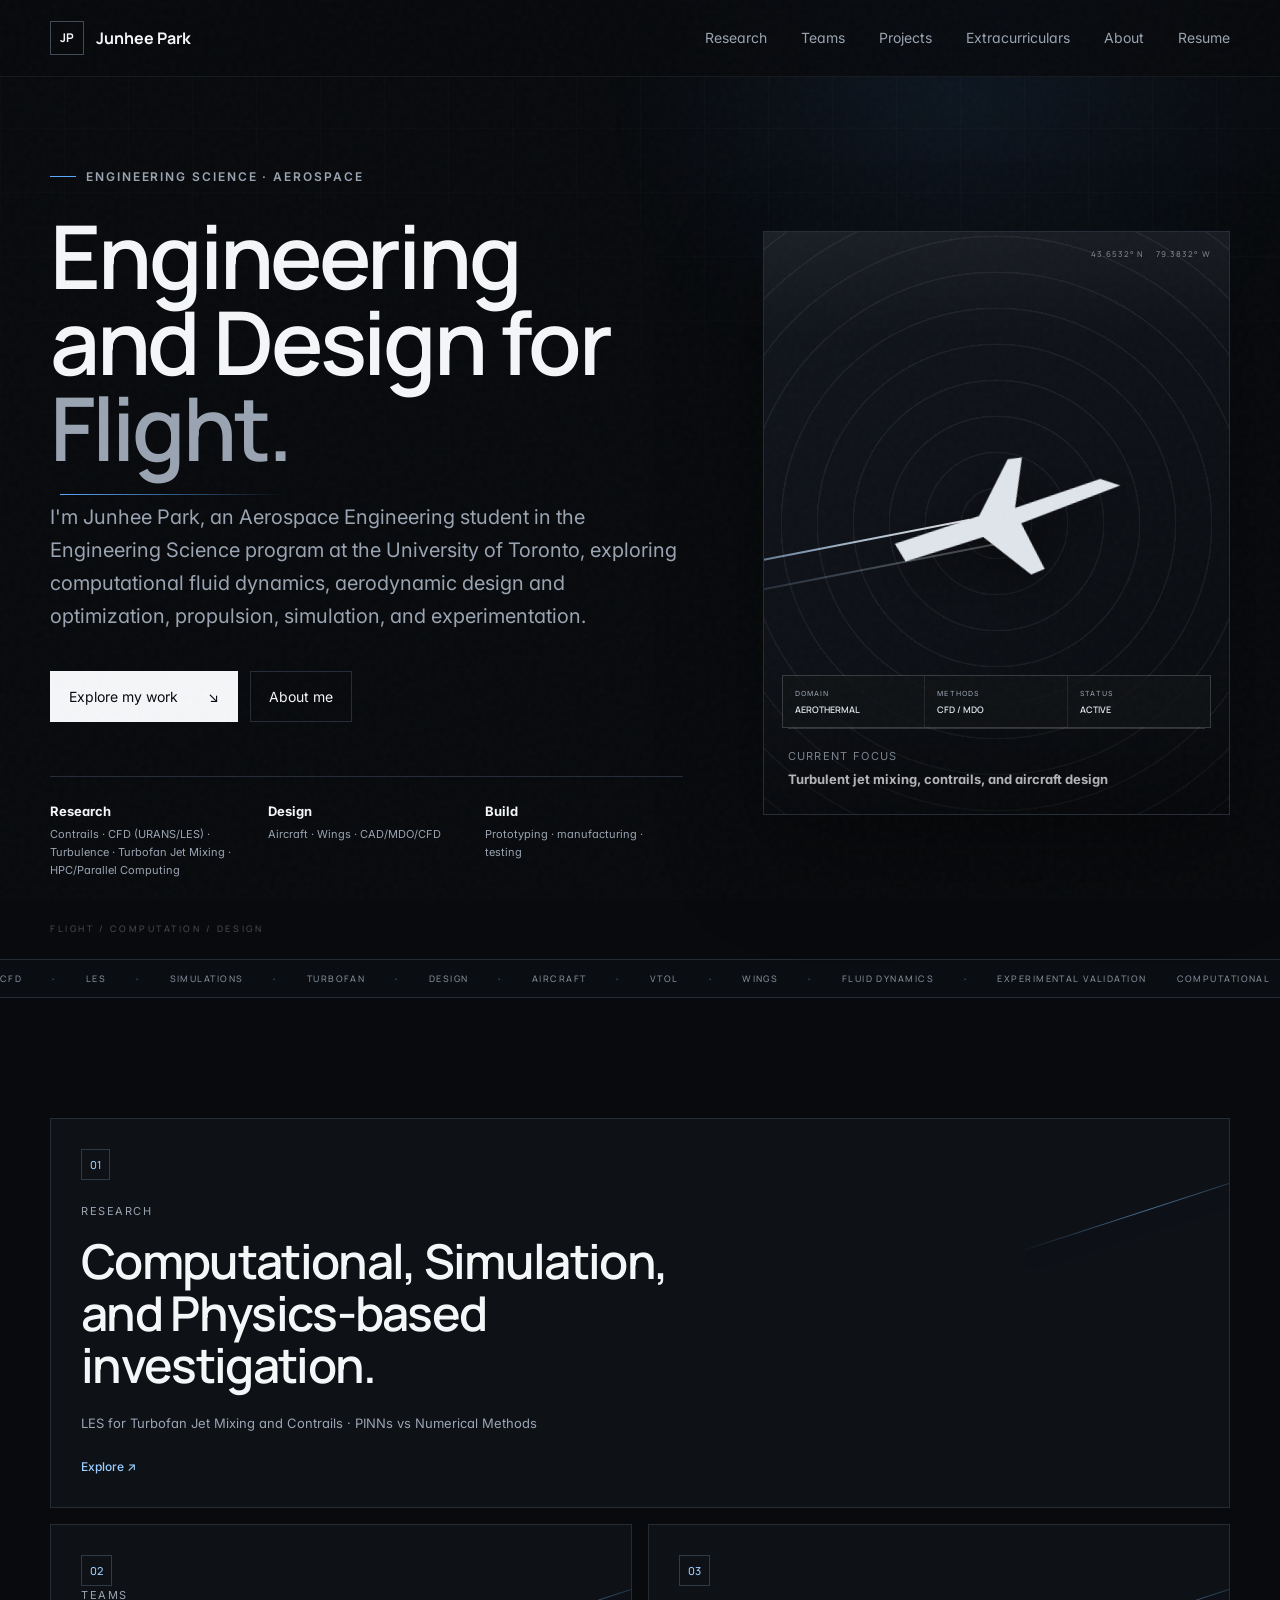
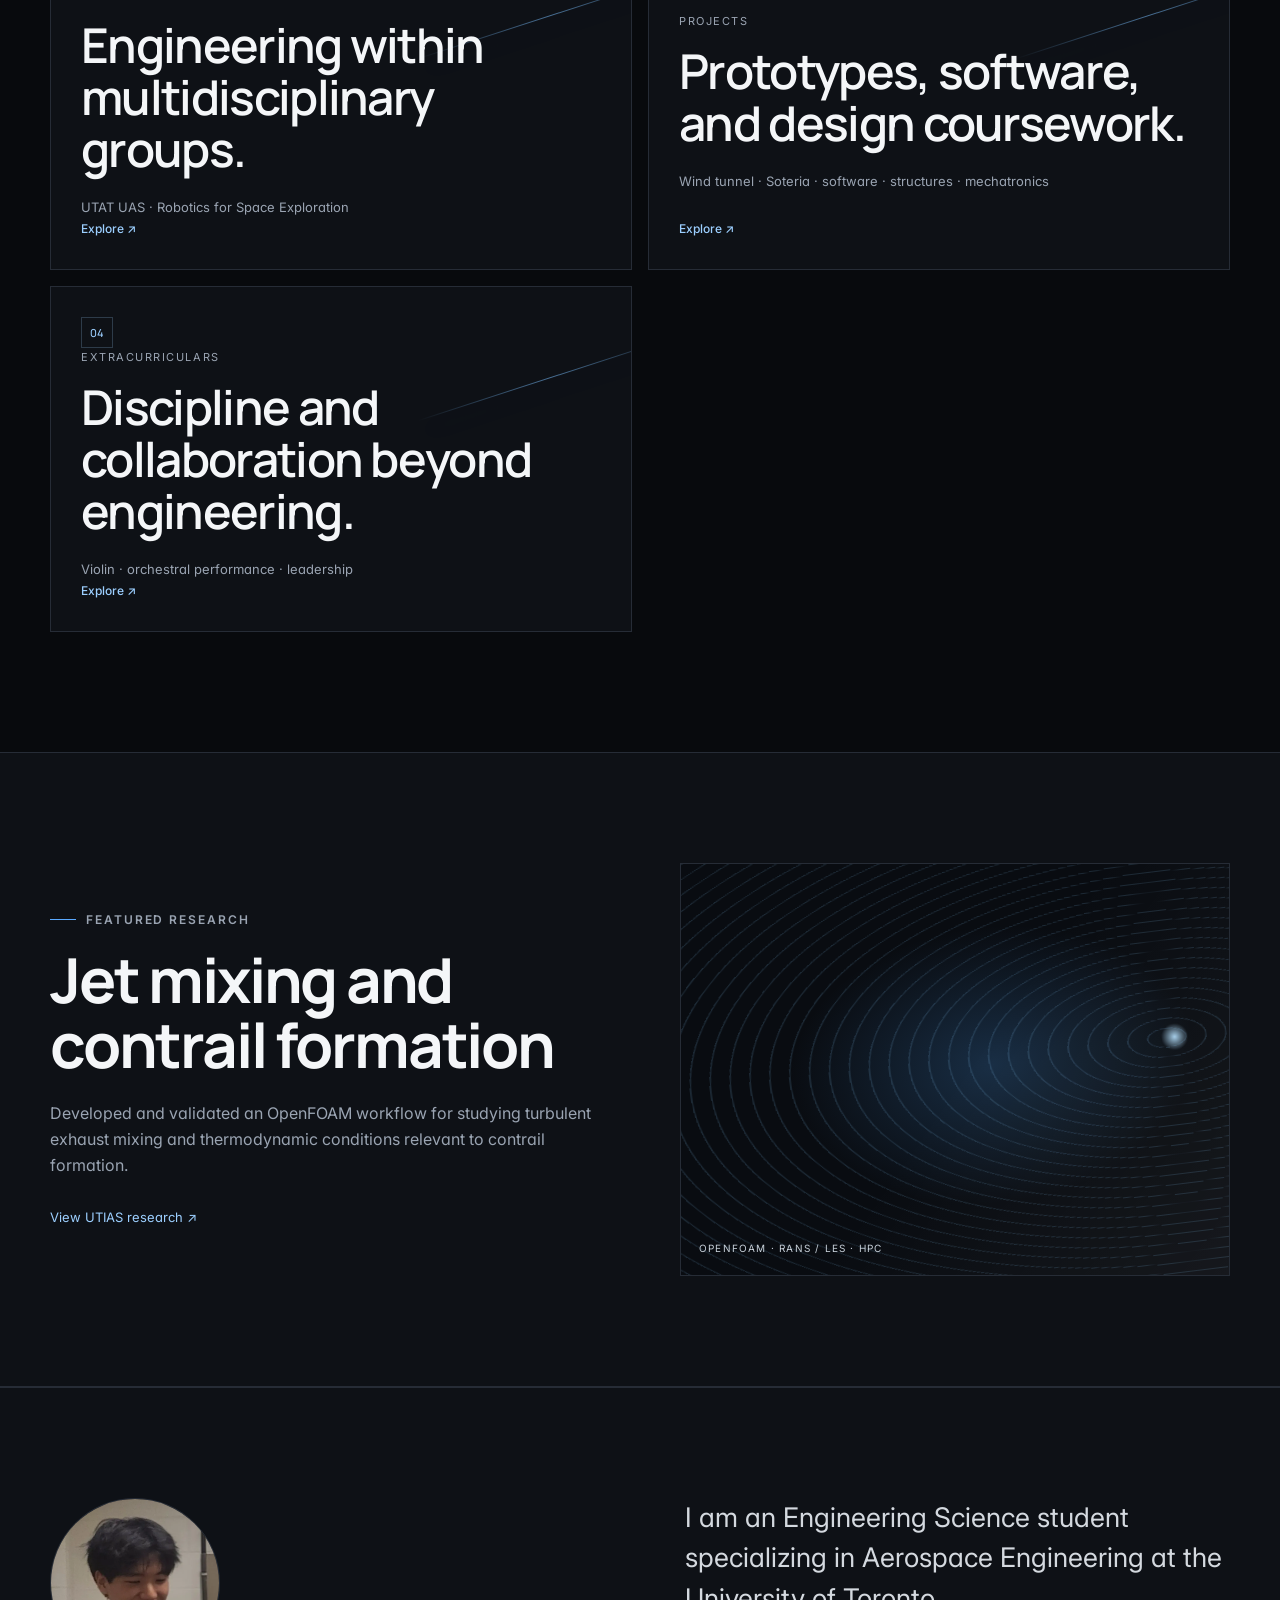
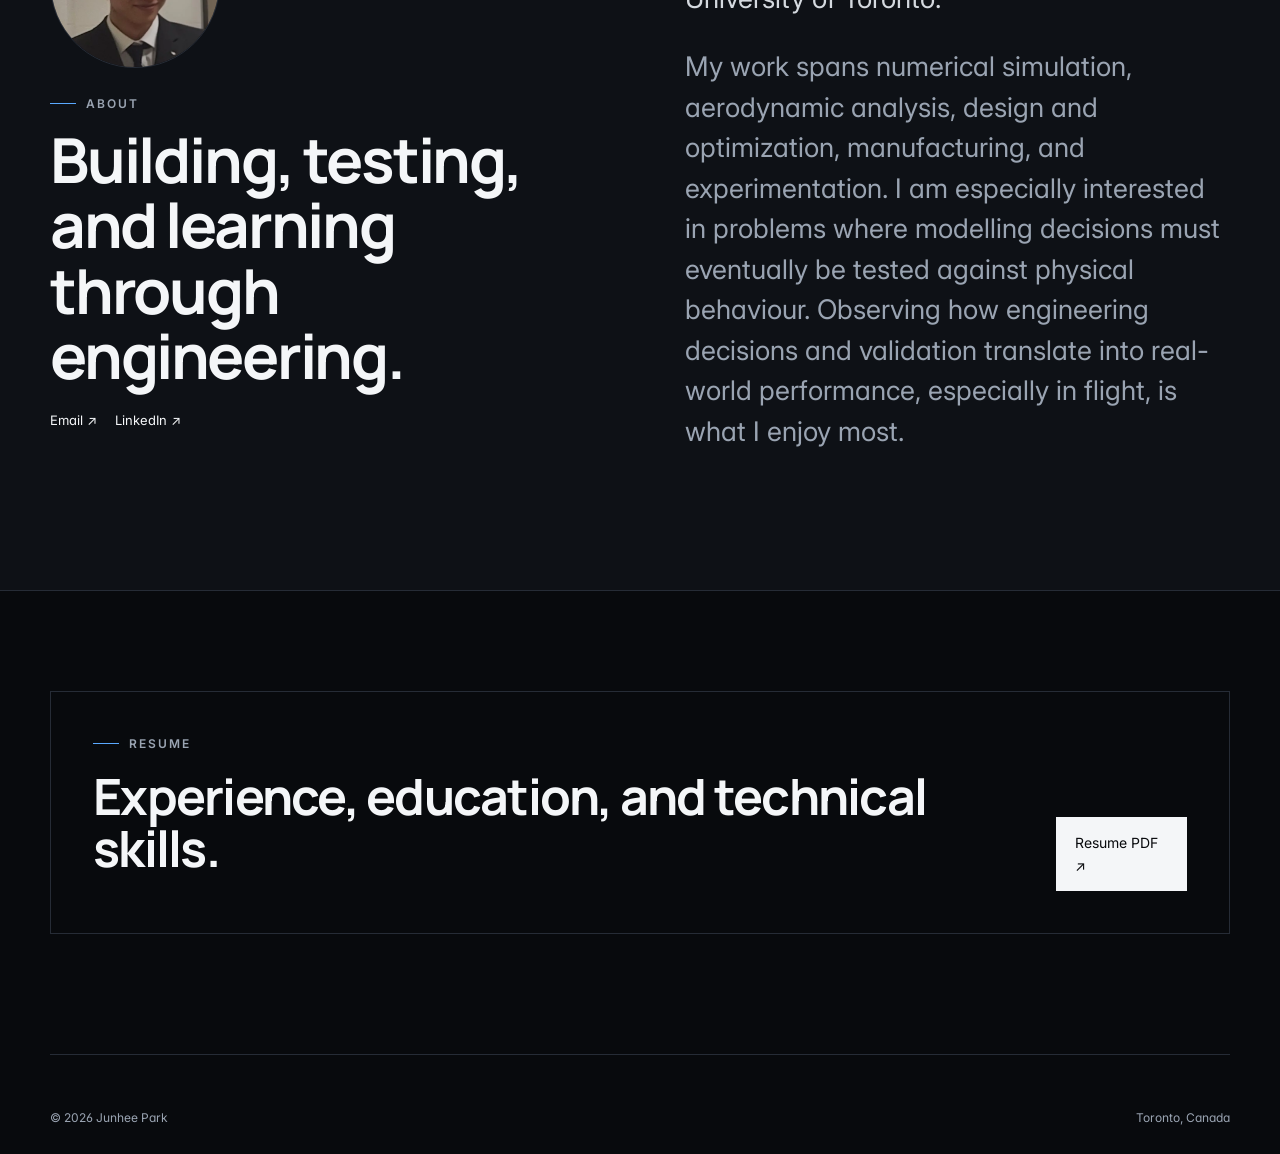
<file: index.html>
<!DOCTYPE html>
<html lang="en">
<head>
  <meta charset="UTF-8">
  <meta name="viewport" content="width=device-width, initial-scale=1.0">
  <meta name="description" content="Junhee Park — aerospace engineering portfolio spanning CFD research, aircraft design, prototyping, and scientific computing.">
  <meta name="theme-color" content="#080a0d">
  <title>Junhee Park | Aerospace Engineering</title>
  <link rel="preconnect" href="https://fonts.googleapis.com">
  <link rel="preconnect" href="https://fonts.gstatic.com" crossorigin>
  <link href="https://fonts.googleapis.com/css2?family=Inter:wght@400;500;600&family=Manrope:wght@500;600;700&display=swap" rel="stylesheet">
  <link rel="stylesheet" href="style.css">
  <style>
    .about-profile{width:170px;height:170px;margin-bottom:26px;border-radius:50%;overflow:hidden;border:1px solid var(--line)}
    .about-profile img{width:100%;height:100%;object-fit:cover;object-position:center;display:block}
    @media(max-width:650px){.about-profile{width:145px;height:145px;margin-bottom:22px}}
  </style>
  <script src="script.js" defer></script>
</head>
<body>
  <div class="scroll-progress" aria-hidden="true"></div>
  <header class="site-header">
    <nav class="nav container" aria-label="Main navigation">
      <a class="brand" href="index.html"><span class="brand-mark">JP</span><span>Junhee Park</span></a>
      <button class="nav-toggle" aria-label="Open navigation" aria-expanded="false"><span></span><span></span></button>
      <div class="nav-links">
        <a href="research.html">Research</a><a href="teams.html">Teams</a><a href="engineering-projects.html">Projects</a><a href="extracurriculars.html">Extracurriculars</a><a href="#about">About</a><a href="#resume">Resume</a>
      </div>
    </nav>
  </header>

  <main>
    <section class="hero container">
      <div class="hero-copy reveal">
        <p class="eyebrow"><span></span> Engineering Science · Aerospace</p>
        <h1>Engineering and Design for <em>Flight.</em></h1>
        <p class="hero-lede">I'm Junhee Park, an Aerospace Engineering student in the Engineering Science program at the University of Toronto, exploring computational fluid dynamics, aerodynamic design and optimization, propulsion, simulation, and experimentation.</p>
        <div class="hero-actions"><a class="button button-primary" href="research.html">Explore my work <span>↘</span></a><a class="button button-secondary" href="#about">About me</a></div>
        <div class="hero-meta"><div><strong>Research</strong><span>Contrails · CFD (URANS/LES) · Turbulence · Turbofan Jet Mixing · HPC/Parallel Computing</span></div><div><strong>Design</strong><span>Aircraft · Wings · CAD/MDO/CFD</span></div><div><strong>Build</strong><span>Prototyping · manufacturing · testing</span></div></div>
      </div>
      <div class="hero-visual reveal" aria-label="Abstract aircraft and contrail composition">
        <div class="orbital-grid"></div><div class="contrail contrail-one"></div><div class="contrail contrail-two"></div>
        <svg class="aircraft-mark" viewBox="0 0 250 140" role="img" aria-label="Aircraft silhouette"><path d="M12 72 L98 61 L136 12 L150 13 L134 60 L221 48 L239 58 L137 76 L151 124 L137 127 L98 82 L19 91 Z"/></svg>
        <div class="visual-label"><span>Current focus</span><strong>Turbulent jet mixing, contrails, and aircraft design</strong></div>
        <div class="visual-coordinates" aria-hidden="true"><span>43.6532° N</span><span>79.3832° W</span></div>
        <div class="flight-readout" aria-hidden="true"><div><span>DOMAIN</span><b>AEROTHERMAL</b></div><div><span>METHODS</span><b>CFD / MDO</b></div><div><span>STATUS</span><b>ACTIVE</b></div></div>
      </div>
    </section>

    <section class="signal-strip" aria-label="Technical focus areas"><div class="signal-track"><span>CFD</span><i>·</i><span>LES</span><i>·</i><span>Simulations</span><i>·</i><span>Turbofan</span><i>·</i><span>Design</span><i>·</i><span>Aircraft</span><i>·</i><span>VTOL</span><i>·</i><span>Wings</span><i>·</i><span>Fluid Dynamics</span><i>·</i><span>Experimental Validation</span></div></section>

    <section class="category-section container">
      <div class="category-grid">
        <a class="category-card category-large reveal" href="research.html"><span class="category-number">01</span><div><p>Research</p><h3>Computational, Simulation, and Physics-based investigation.</h3><span>LES for Turbofan Jet Mixing and Contrails · PINNs vs Numerical Methods</span></div><b>Explore ↗</b></a>
        <a class="category-card reveal" href="teams.html"><span class="category-number">02</span><div><p>Teams</p><h3>Engineering within multidisciplinary groups.</h3><span>UTAT UAS · Robotics for Space Exploration</span></div><b>Explore ↗</b></a>
        <a class="category-card reveal" href="engineering-projects.html"><span class="category-number">03</span><div><p>Projects</p><h3>Prototypes, software, and design coursework.</h3><span>Wind tunnel · Soteria · software · structures · mechatronics</span></div><b>Explore ↗</b></a>
        <a class="category-card reveal" href="extracurriculars.html"><span class="category-number">04</span><div><p>Extracurriculars</p><h3>Discipline and collaboration beyond engineering.</h3><span>Violin · orchestral performance · leadership</span></div><b>Explore ↗</b></a>
      </div>
    </section>

    <section class="featured-strip">
      <div class="container featured-grid">
        <div class="featured-copy reveal"><p class="eyebrow"><span></span> Featured research</p><h2>Jet mixing and contrail formation</h2><p>Developed and validated an OpenFOAM workflow for studying turbulent exhaust mixing and thermodynamic conditions relevant to contrail formation.</p><a class="text-link" href="projects/contrails.html">View UTIAS research ↗</a></div>
        <div class="featured-image reveal"><div class="flow-field"></div><span>OpenFOAM · RANS / LES · HPC</span></div>
      </div>
    </section>

    <section class="about-section" id="about"><div class="container about-grid"><div class="section-heading reveal"><div><div class="about-profile"><img src="images/profile.webp" alt="Junhee Park" width="571" height="571" loading="lazy" decoding="async"></div><p class="eyebrow"><span></span> About</p><h2>Building, testing, and learning through engineering.</h2><div style="margin-top:22px;display:flex;flex-wrap:wrap;gap:10px 18px;font-size:13px"><a href="mailto:junheee.park@mail.utoronto.ca" style="color:inherit;text-decoration:none">Email ↗</a><a href="https://ca.linkedin.com/in/junhee-park013" target="_blank" rel="noopener" style="color:inherit;text-decoration:none">LinkedIn ↗</a></div></div></div><div class="about-copy reveal"><p>I am an Engineering Science student specializing in Aerospace Engineering at the University of Toronto.</p><p>My work spans numerical simulation, aerodynamic analysis, design and optimization, manufacturing, and experimentation. I am especially interested in problems where modelling decisions must eventually be tested against physical behaviour. Observing how engineering decisions and validation translate into real-world performance, especially in flight, is what I enjoy most.</p></div></div></section>

    <section class="resume-section container" id="resume"><div class="resume-card reveal"><div><p class="eyebrow"><span></span> Resume</p><h2>Experience, education, and technical skills.</h2></div><a class="button button-primary" href="documents/ResumeJunheeP.pdf" target="_blank" rel="noopener" aria-label="Open Junhee Park resume PDF">Resume PDF ↗</a></div></section>
  </main>
  <footer class="footer container"><span>© <span id="year"></span> Junhee Park</span><span>Toronto, Canada</span></footer>
</body>
</html>
</file>
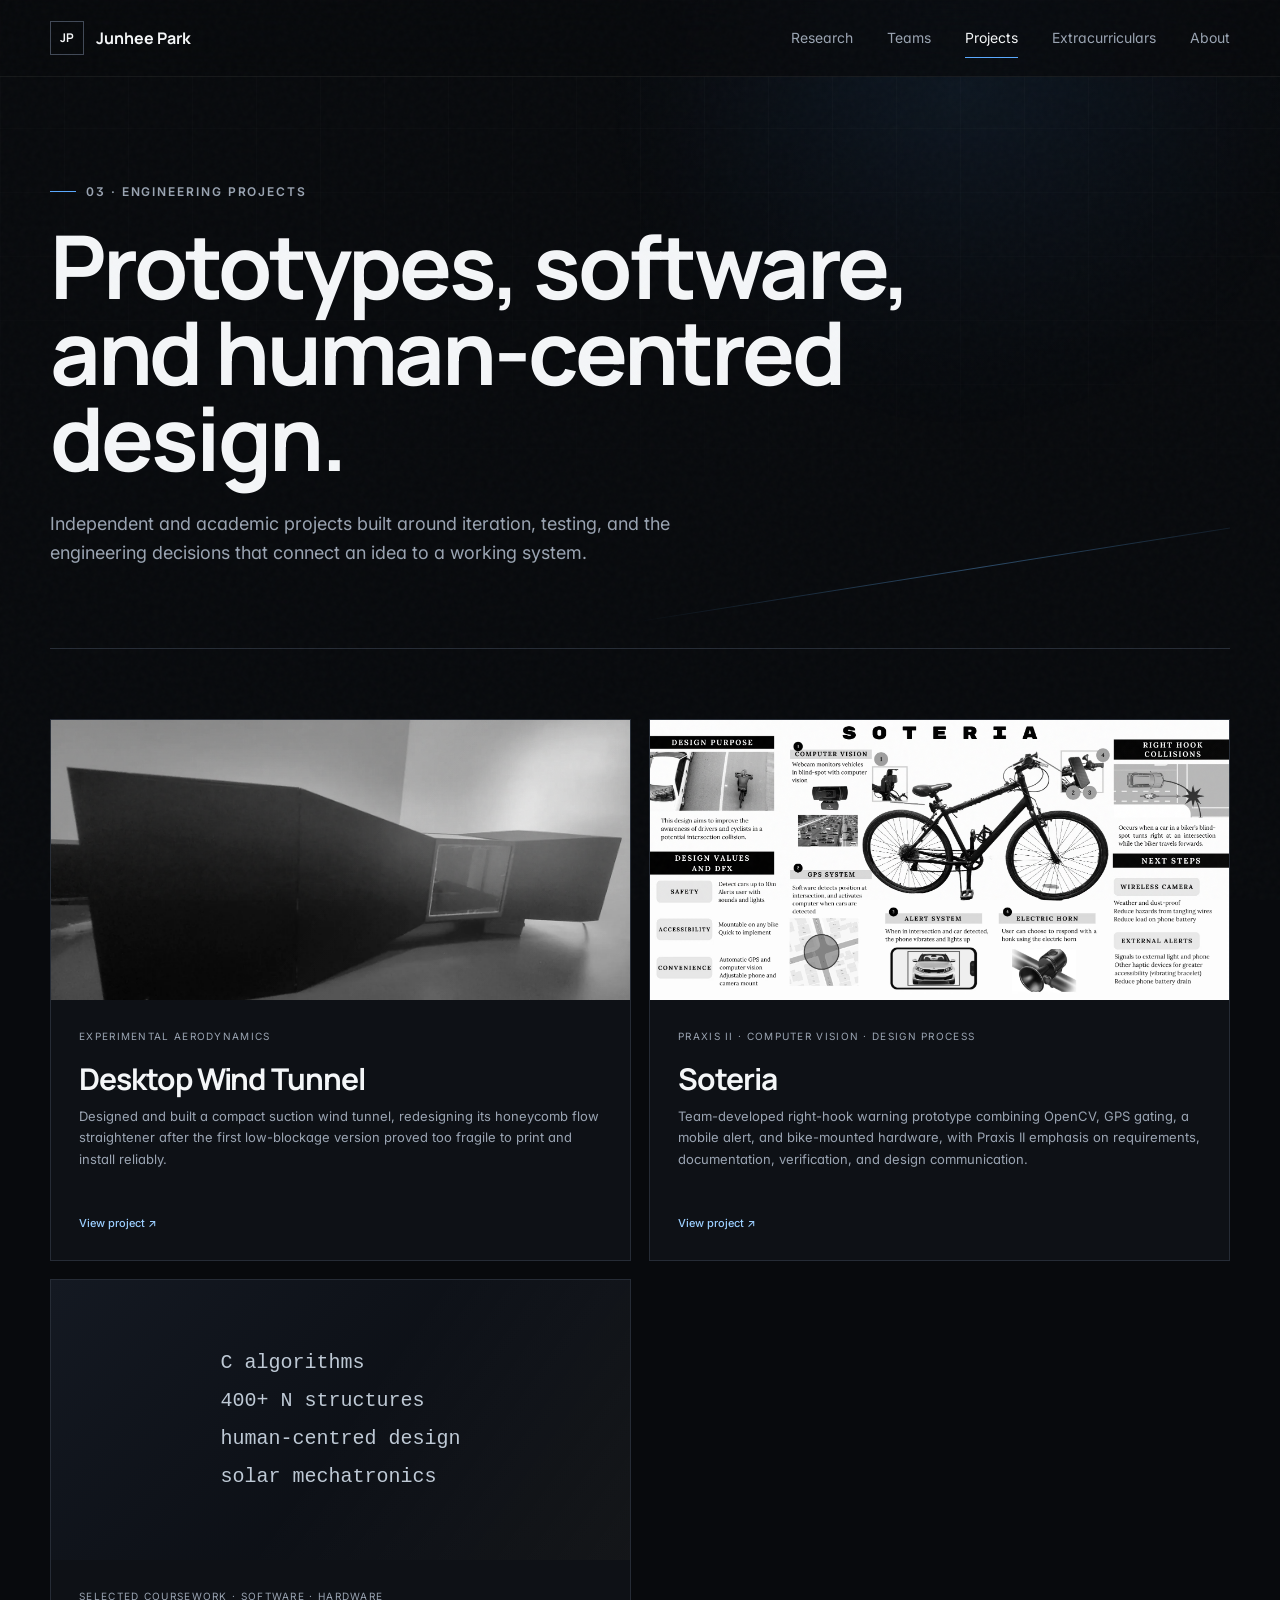
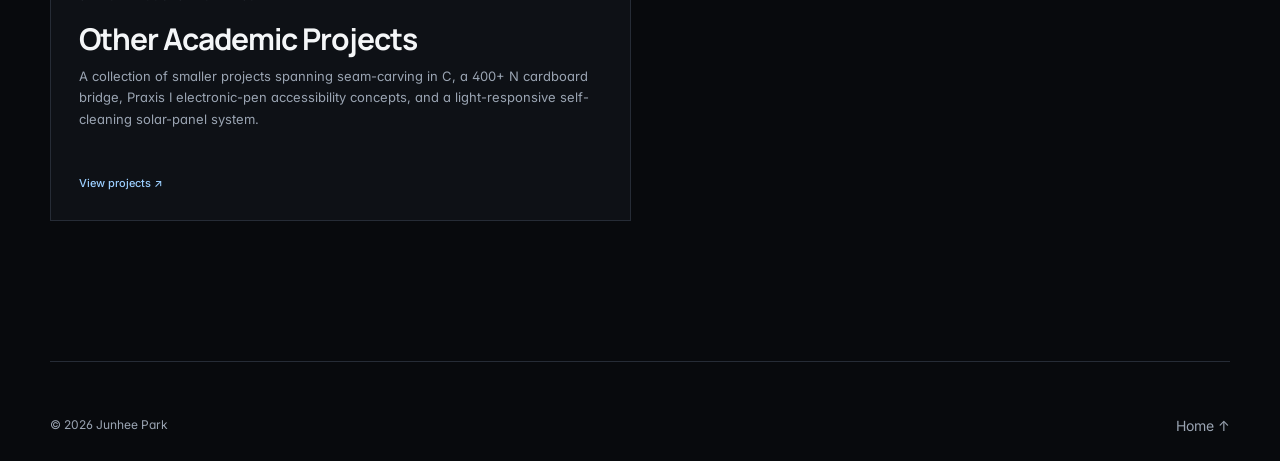
<file: engineering-projects.html>
<!DOCTYPE html><html lang="en"><head><meta charset="UTF-8"><meta name="viewport" content="width=device-width,initial-scale=1"><title>Engineering Projects | Junhee Park</title><link rel="preconnect" href="https://fonts.googleapis.com"><link rel="preconnect" href="https://fonts.gstatic.com" crossorigin><link href="https://fonts.googleapis.com/css2?family=Inter:wght@400;500;600&family=Manrope:wght@500;600;700&display=swap" rel="stylesheet"><link rel="stylesheet" href="style.css"><script src="script.js" defer></script></head><body><header class="site-header"><nav class="nav container"><a class="brand" href="index.html"><span class="brand-mark">JP</span><span>Junhee Park</span></a><button class="nav-toggle" aria-label="Open navigation" aria-expanded="false"><span></span><span></span></button><div class="nav-links"><a href="research.html">Research</a><a href="teams.html">Teams</a><a class="active" href="engineering-projects.html">Projects</a><a href="extracurriculars.html">Extracurriculars</a><a href="index.html#about">About</a></div></nav></header><main><section class="page-hero container reveal"><p class="eyebrow"><span></span> 03 · Engineering projects</p><h1>Prototypes, software, and human-centred design.</h1><p>Independent and academic projects built around iteration, testing, and the engineering decisions that connect an idea to a working system.</p></section><section class="tile-section container"><div class="tile-grid"><a class="project-tile reveal" href="projects/windtunnel.html"><div class="tile-image"><img src="images/windtunnel-built.webp" alt="Completed desktop wind tunnel"></div><div class="tile-copy"><span>Experimental aerodynamics</span><h2>Desktop Wind Tunnel</h2><p>Designed and built a compact suction wind tunnel, redesigning its honeycomb flow straightener after the first low-blockage version proved too fragile to print and install reliably.</p><b>View project ↗</b></div></a><a class="project-tile reveal" href="projects/Soteria.html"><div class="tile-image"><img src="images/soteria-one-pager.webp" alt="Soteria Praxis II cycling-safety system one-pager"></div><div class="tile-copy"><span>Praxis II · Computer vision · Design process</span><h2>Soteria</h2><p>Team-developed right-hook warning prototype combining OpenCV, GPS gating, a mobile alert, and bike-mounted hardware, with Praxis II emphasis on requirements, documentation, verification, and design communication.</p><b>View project ↗</b></div></a><a class="project-tile reveal" href="projects/other-projects.html"><div class="tile-image code-panel"><span>C algorithms<br>400+ N structures<br>human-centred design<br>solar mechatronics</span></div><div class="tile-copy"><span>Selected coursework · Software · Hardware</span><h2>Other Academic Projects</h2><p>A collection of smaller projects spanning seam-carving in C, a 400+ N cardboard bridge, Praxis I electronic-pen accessibility concepts, and a light-responsive self-cleaning solar-panel system.</p><b>View projects ↗</b></div></a></div></section></main><footer class="footer container"><span>© <span id="year"></span> Junhee Park</span><a href="index.html">Home ↑</a></footer></body></html>
</file>
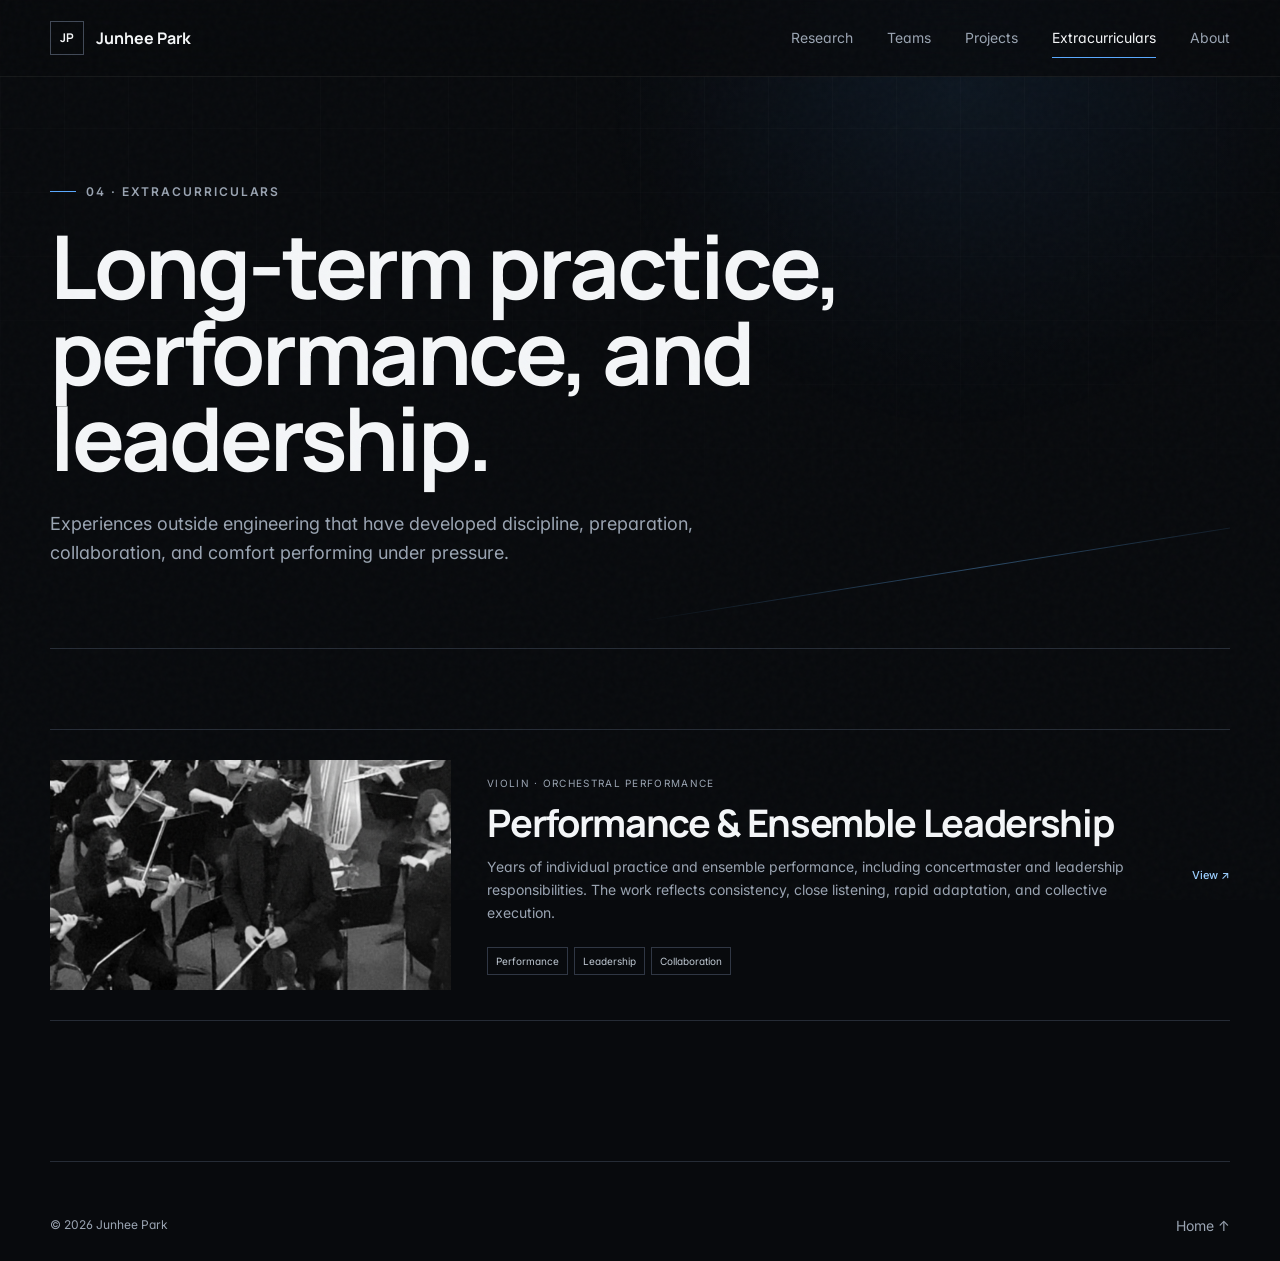
<file: extracurriculars.html>
<!DOCTYPE html><html lang="en"><head><meta charset="UTF-8"><meta name="viewport" content="width=device-width,initial-scale=1"><title>Extracurriculars | Junhee Park</title><link rel="preconnect" href="https://fonts.googleapis.com"><link rel="preconnect" href="https://fonts.gstatic.com" crossorigin><link href="https://fonts.googleapis.com/css2?family=Inter:wght@400;500;600&family=Manrope:wght@500;600;700&display=swap" rel="stylesheet"><link rel="stylesheet" href="style.css"><script src="script.js" defer></script></head><body><header class="site-header"><nav class="nav container"><a class="brand" href="index.html"><span class="brand-mark">JP</span><span>Junhee Park</span></a><button class="nav-toggle" aria-label="Open navigation" aria-expanded="false"><span></span><span></span></button><div class="nav-links"><a href="research.html">Research</a><a href="teams.html">Teams</a><a href="engineering-projects.html">Projects</a><a class="active" href="extracurriculars.html">Extracurriculars</a><a href="index.html#about">About</a></div></nav></header><main><section class="page-hero container reveal"><p class="eyebrow"><span></span> 04 · Extracurriculars</p><h1>Long-term practice, performance, and leadership.</h1><p>Experiences outside engineering that have developed discipline, preparation, collaboration, and comfort performing under pressure.</p></section><section class="listing-section container"><a class="work-row work-featured reveal" href="projects/violin.html"><div class="work-image"><img src="images/LCO 2.jpg" alt="Orchestral violin performance"></div><div class="work-copy"><div class="work-meta">Violin · Orchestral performance</div><h2>Performance & Ensemble Leadership</h2><p>Years of individual practice and ensemble performance, including concertmaster and leadership responsibilities. The work reflects consistency, close listening, rapid adaptation, and collective execution.</p><div class="project-tags"><span>Performance</span><span>Leadership</span><span>Collaboration</span></div></div><b>View ↗</b></a></section></main><footer class="footer container"><span>© <span id="year"></span> Junhee Park</span><a href="index.html">Home ↑</a></footer></body></html>
</file>
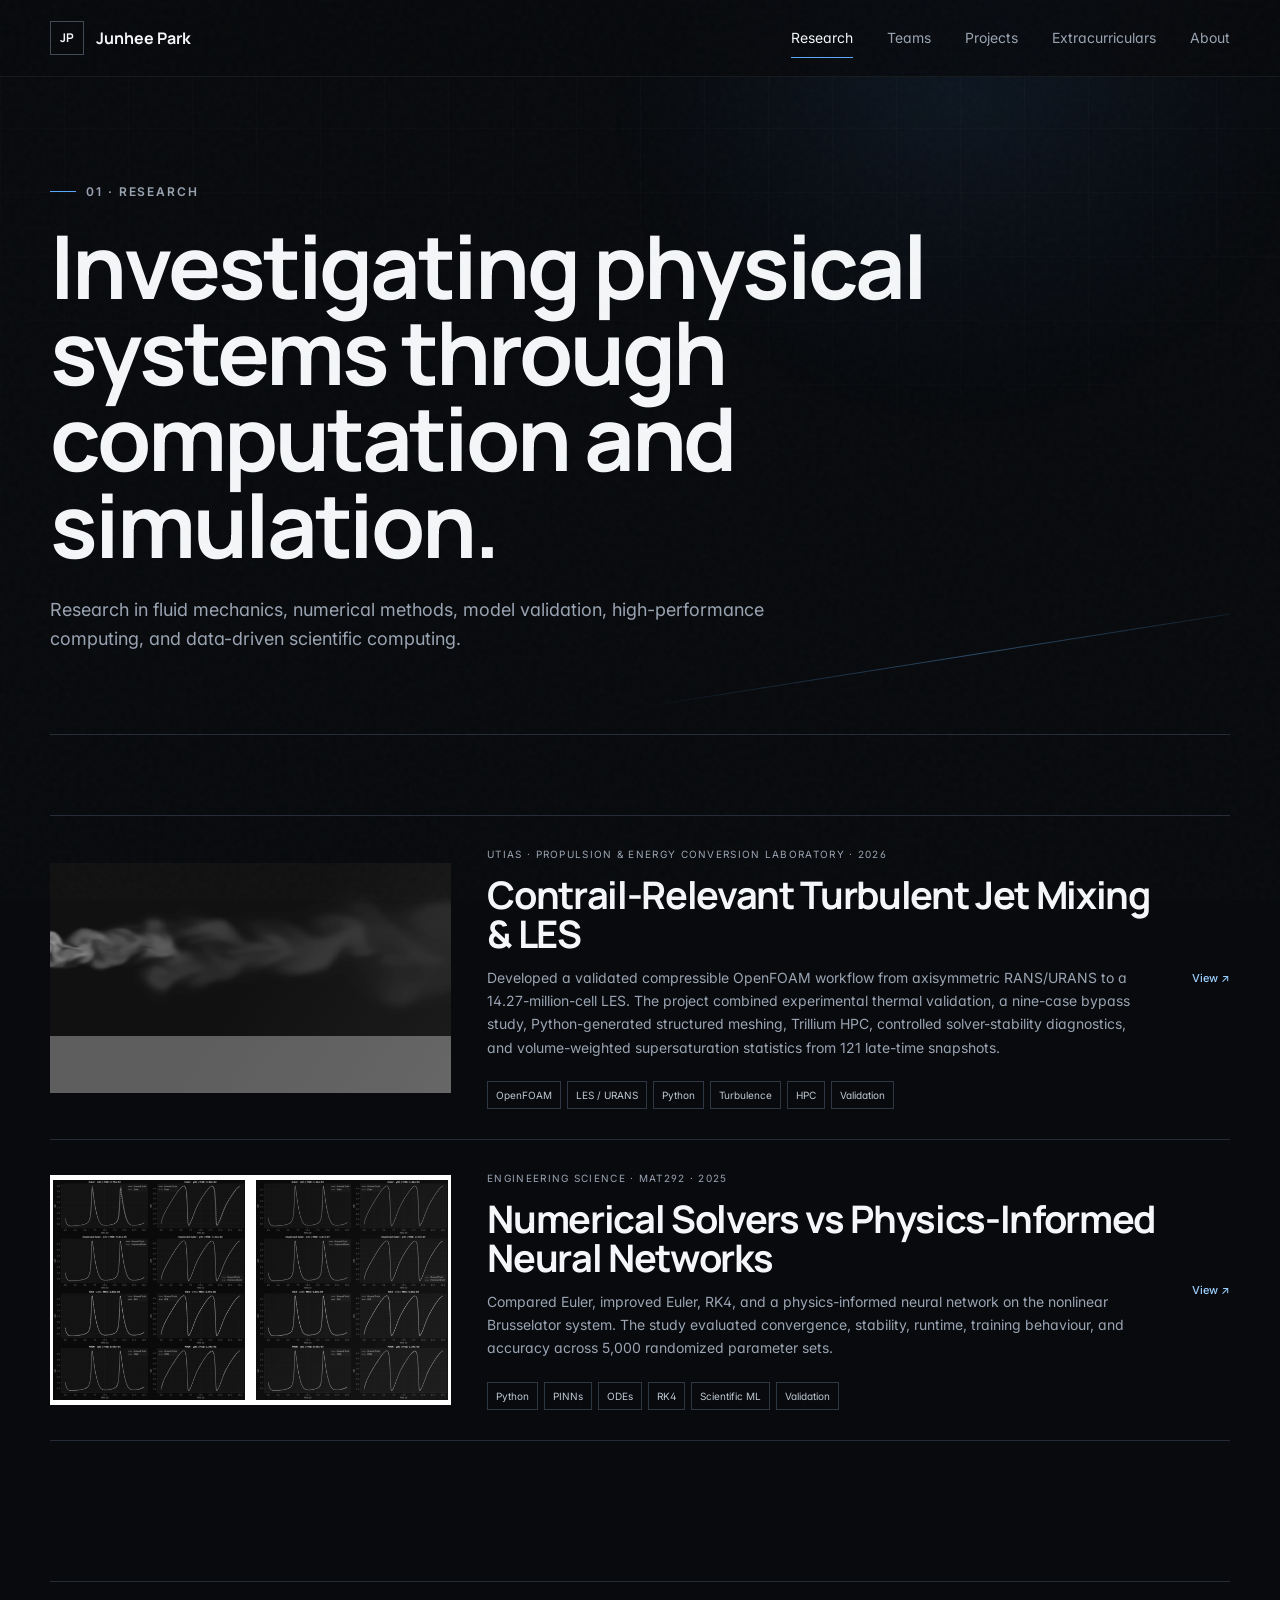
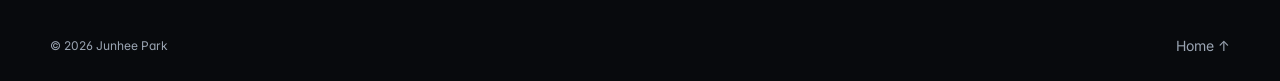
<file: research.html>
<!DOCTYPE html>
<html lang="en">
<head>
  <meta charset="UTF-8">
  <meta name="viewport" content="width=device-width,initial-scale=1">
  <meta name="description" content="Research portfolio of Junhee Park: CFD, LES, URANS, turbulent jet mixing, contrails, numerical methods, PINNs, and model validation.">
  <title>Research | Junhee Park</title>
  <link rel="preconnect" href="https://fonts.googleapis.com">
  <link rel="preconnect" href="https://fonts.gstatic.com" crossorigin>
  <link href="https://fonts.googleapis.com/css2?family=Inter:wght@400;500;600&family=Manrope:wght@500;600;700&display=swap" rel="stylesheet">
  <link rel="stylesheet" href="style.css">
  <script src="script.js" defer></script>
</head>
<body>
  <div class="scroll-progress" aria-hidden="true"></div>
  <header class="site-header">
    <nav class="nav container" aria-label="Main navigation">
      <a class="brand" href="index.html"><span class="brand-mark">JP</span><span>Junhee Park</span></a>
      <button class="nav-toggle" aria-label="Open navigation" aria-expanded="false"><span></span><span></span></button>
      <div class="nav-links"><a class="active" href="research.html">Research</a><a href="teams.html">Teams</a><a href="engineering-projects.html">Projects</a><a href="extracurriculars.html">Extracurriculars</a><a href="index.html#about">About</a></div>
    </nav>
  </header>

  <main>
    <section class="page-hero container reveal">
      <p class="eyebrow"><span></span>01 · Research</p>
      <h1>Investigating physical systems through computation and simulation.</h1>
      <p>Research in fluid mechanics, numerical methods, model validation, high-performance computing, and data-driven scientific computing.</p>
    </section>

    <section class="listing-section container">
      <a class="work-row work-featured reveal" href="projects/contrails.html">
        <div class="work-image"><img src="images/contrails-les-temperature.png" alt="Late-time temperature field from a contrail-relevant large-eddy simulation"></div>
        <div class="work-copy">
          <div class="work-meta">UTIAS · Propulsion &amp; Energy Conversion Laboratory · 2026</div>
          <h2>Contrail-Relevant Turbulent Jet Mixing &amp; LES</h2>
          <p>Developed a validated compressible OpenFOAM workflow from axisymmetric RANS/URANS to a 14.27-million-cell LES. The project combined experimental thermal validation, a nine-case bypass study, Python-generated structured meshing, Trillium HPC, controlled solver-stability diagnostics, and volume-weighted supersaturation statistics from 121 late-time snapshots.</p>
          <div class="project-tags"><span>OpenFOAM</span><span>LES / URANS</span><span>Python</span><span>Turbulence</span><span>HPC</span><span>Validation</span></div>
        </div>
        <b>View ↗</b>
      </a>

      <a class="work-row reveal" href="projects/Brusselator.html">
        <div class="work-image"><img src="images/pinn-time-step-convergence.png" alt="Time-step convergence comparison for numerical solvers and a physics-informed neural network on the Brusselator system"></div>
        <div class="work-copy">
          <div class="work-meta">Engineering Science · MAT292 · 2025</div>
          <h2>Numerical Solvers vs Physics-Informed Neural Networks</h2>
          <p>Compared Euler, improved Euler, RK4, and a physics-informed neural network on the nonlinear Brusselator system. The study evaluated convergence, stability, runtime, training behaviour, and accuracy across 5,000 randomized parameter sets.</p>
          <div class="project-tags"><span>Python</span><span>PINNs</span><span>ODEs</span><span>RK4</span><span>Scientific ML</span><span>Validation</span></div>
        </div>
        <b>View ↗</b>
      </a>
    </section>
  </main>

  <footer class="footer container"><span>© <span id="year"></span> Junhee Park</span><a href="index.html">Home ↑</a></footer>
</body>
</html>
</file>
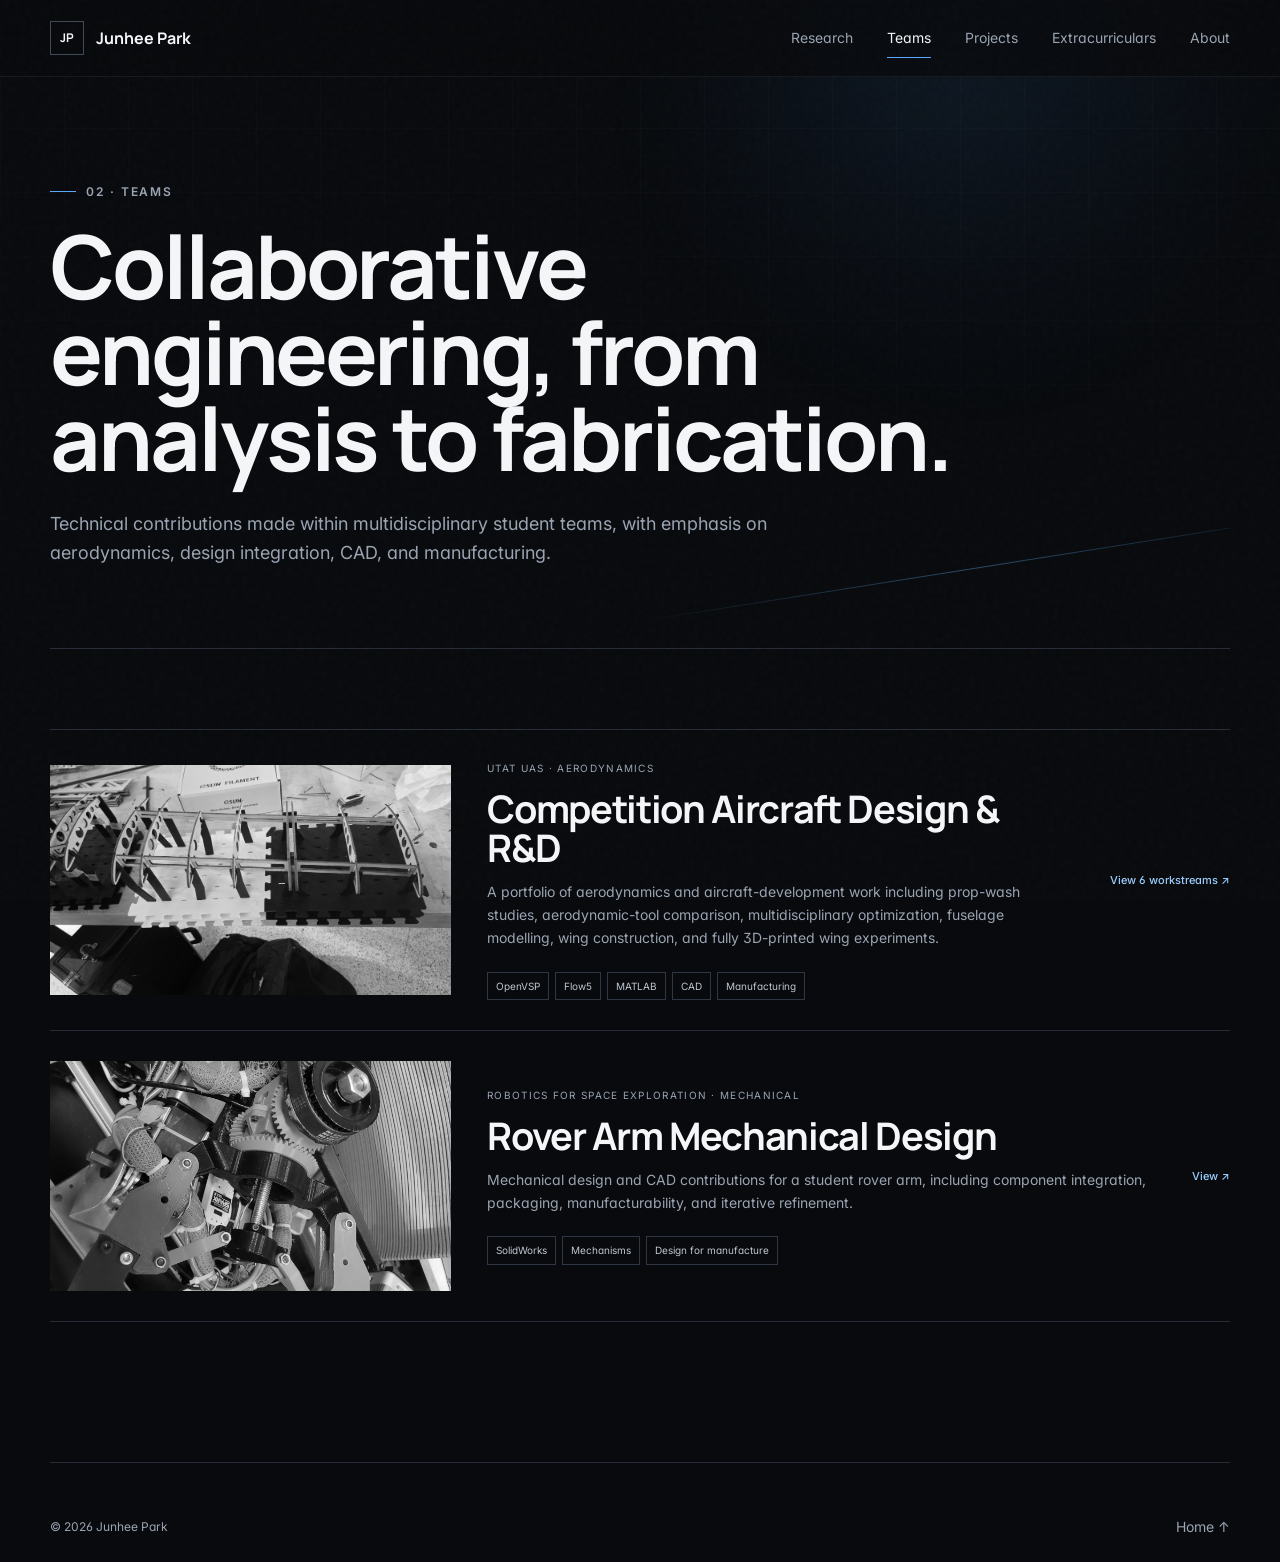
<file: teams.html>
<!DOCTYPE html><html lang="en"><head><meta charset="UTF-8"><meta name="viewport" content="width=device-width,initial-scale=1"><title>Teams | Junhee Park</title><link rel="preconnect" href="https://fonts.googleapis.com"><link rel="preconnect" href="https://fonts.gstatic.com" crossorigin><link href="https://fonts.googleapis.com/css2?family=Inter:wght@400;500;600&family=Manrope:wght@500;600;700&display=swap" rel="stylesheet"><link rel="stylesheet" href="style.css"><script src="script.js" defer></script></head><body><header class="site-header"><nav class="nav container"><a class="brand" href="index.html"><span class="brand-mark">JP</span><span>Junhee Park</span></a><button class="nav-toggle" aria-label="Open navigation" aria-expanded="false"><span></span><span></span></button><div class="nav-links"><a href="research.html">Research</a><a class="active" href="teams.html">Teams</a><a href="engineering-projects.html">Projects</a><a href="extracurriculars.html">Extracurriculars</a><a href="index.html#about">About</a></div></nav></header><main><section class="page-hero container reveal"><p class="eyebrow"><span></span> 02 · Teams</p><h1>Collaborative engineering, from analysis to fabrication.</h1><p>Technical contributions made within multidisciplinary student teams, with emphasis on aerodynamics, design integration, CAD, and manufacturing.</p></section><section class="listing-section container"><a class="work-row work-featured reveal" href="projects/UTATSAE.html"><div class="work-image"><img src="images/WingAssembly.jpg" alt="UTAT aircraft wing assembly"></div><div class="work-copy"><div class="work-meta">UTAT UAS · Aerodynamics</div><h2>Competition Aircraft Design & R&D</h2><p>A portfolio of aerodynamics and aircraft-development work including prop-wash studies, aerodynamic-tool comparison, multidisciplinary optimization, fuselage modelling, wing construction, and fully 3D-printed wing experiments.</p><div class="project-tags"><span>OpenVSP</span><span>Flow5</span><span>MATLAB</span><span>CAD</span><span>Manufacturing</span></div></div><b>View 6 workstreams ↗</b></a><a class="work-row reveal" href="projects/RSX.html"><div class="work-image"><img src="images/RSXArmR.jpg" alt="Robotic arm CAD model"></div><div class="work-copy"><div class="work-meta">Robotics for Space Exploration · Mechanical</div><h2>Rover Arm Mechanical Design</h2><p>Mechanical design and CAD contributions for a student rover arm, including component integration, packaging, manufacturability, and iterative refinement.</p><div class="project-tags"><span>SolidWorks</span><span>Mechanisms</span><span>Design for manufacture</span></div></div><b>View ↗</b></a></section></main><footer class="footer container"><span>© <span id="year"></span> Junhee Park</span><a href="index.html">Home ↑</a></footer></body></html>
</file>
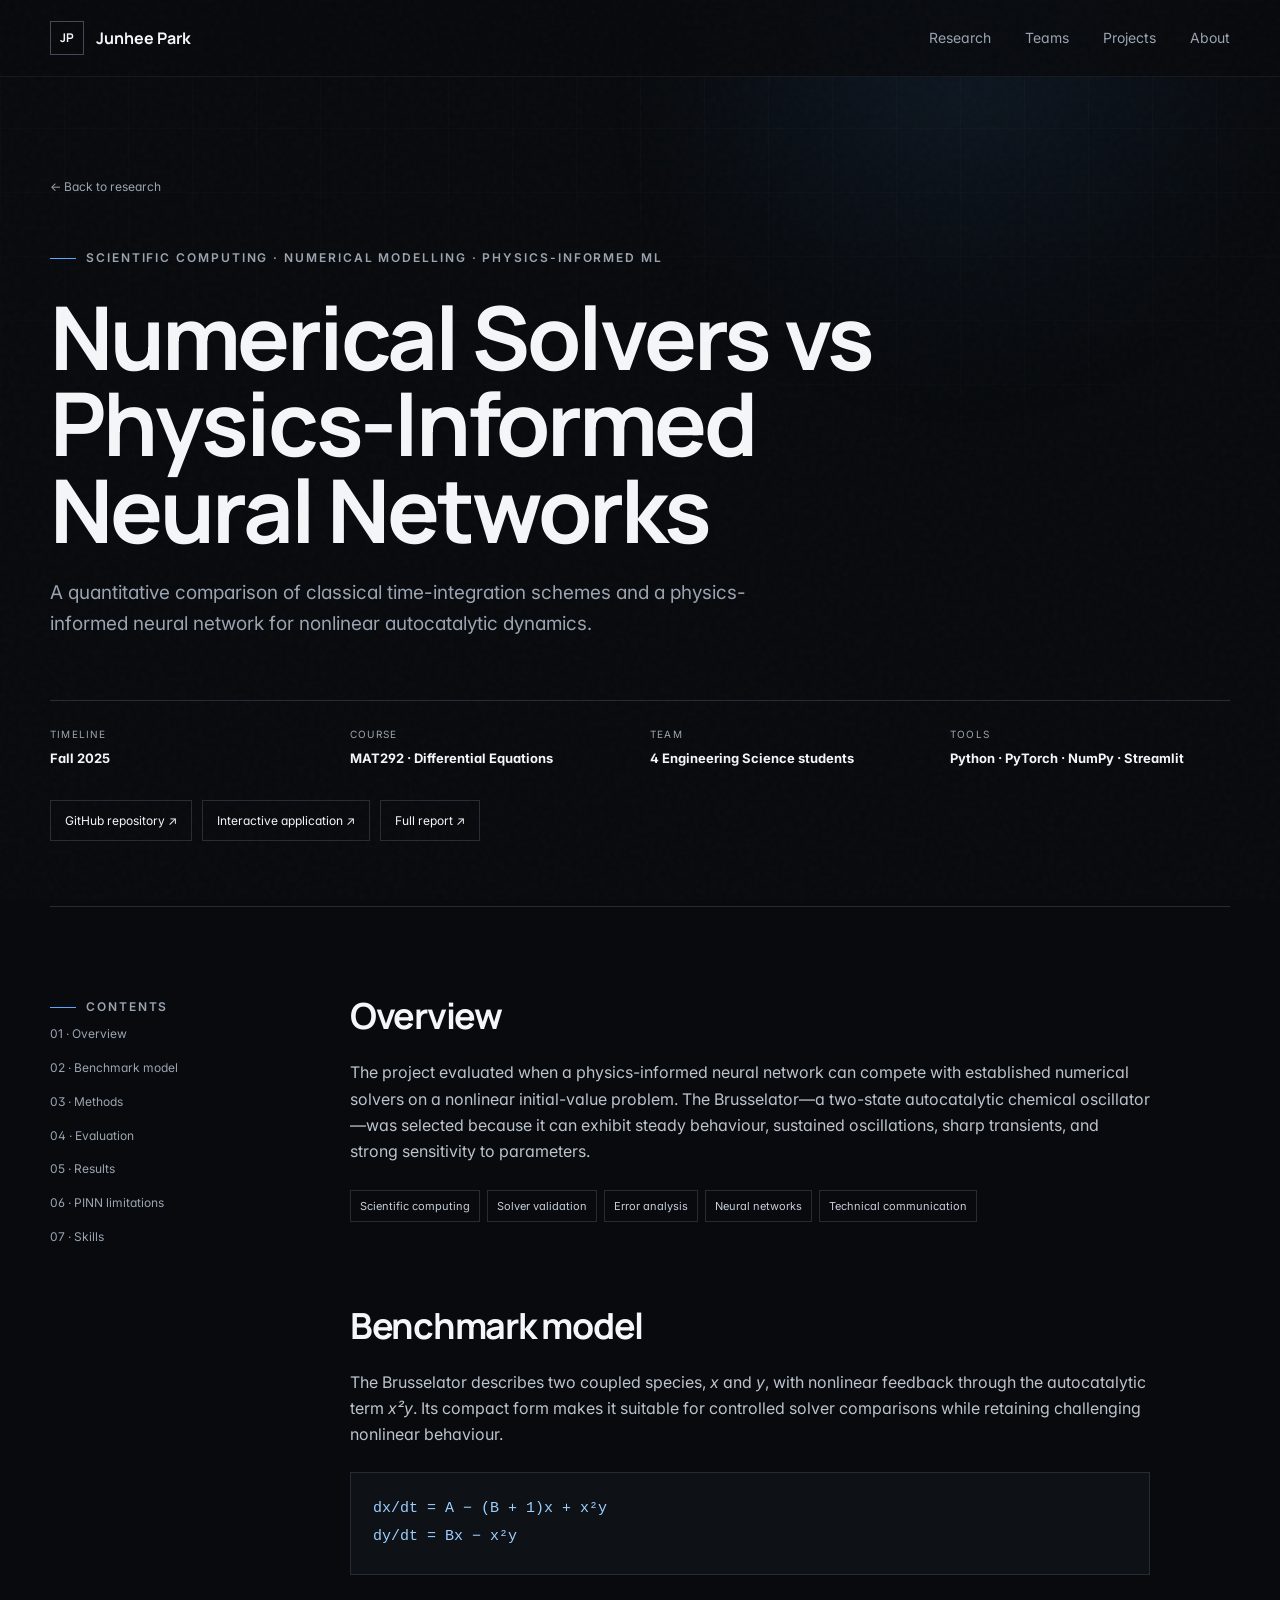
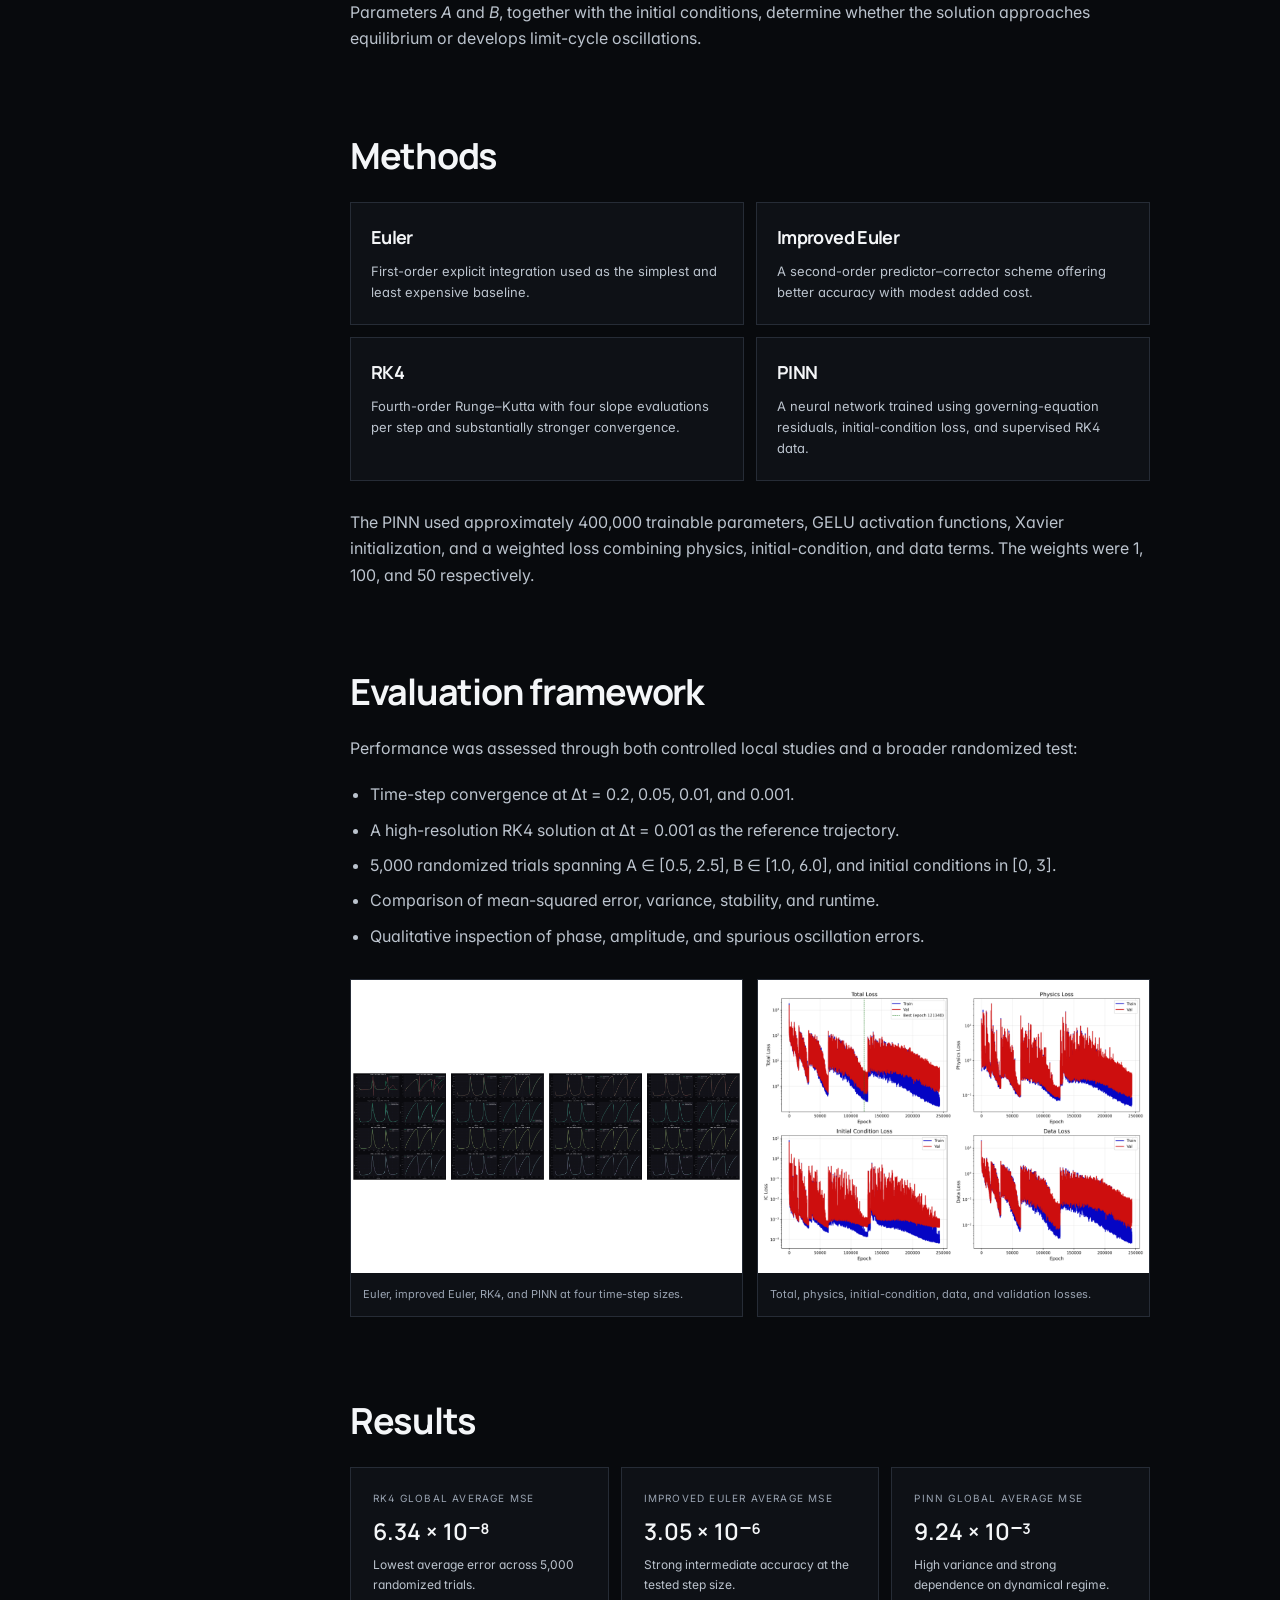
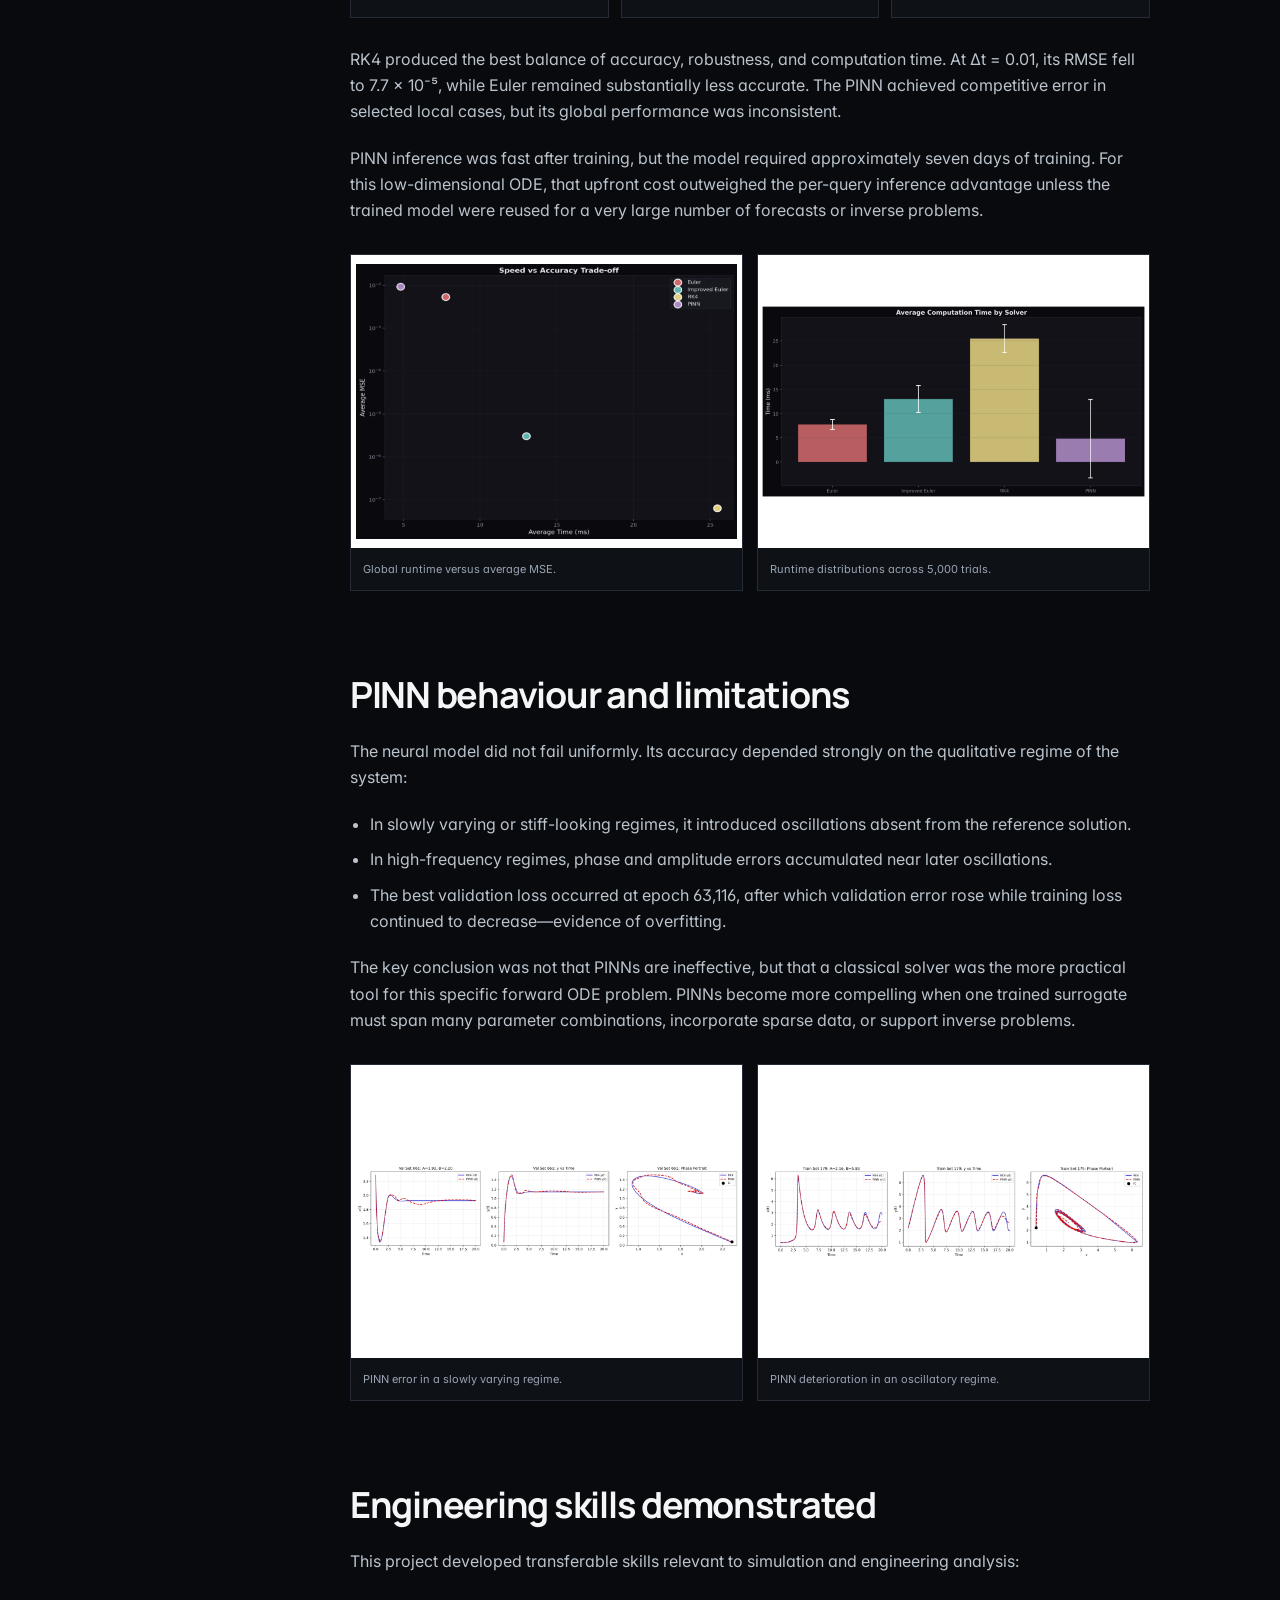
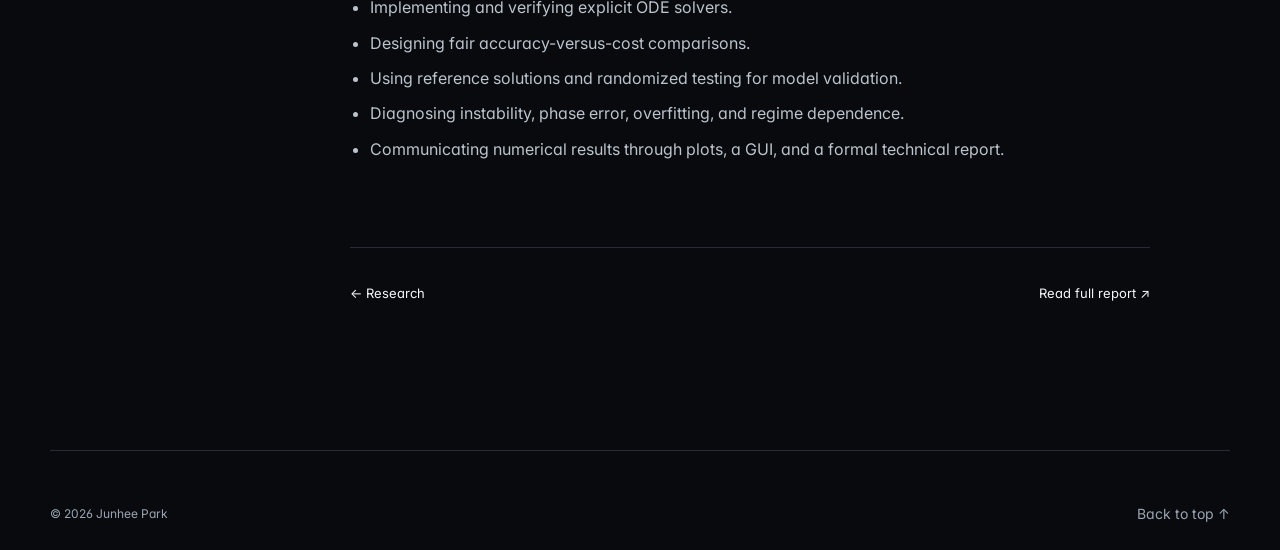
<file: projects/Brusselator.html>
<!DOCTYPE html>
<html lang="en">
<head>
  <meta charset="UTF-8" />
  <meta name="viewport" content="width=device-width, initial-scale=1.0" />
  <meta name="description" content="Comparison of Euler, improved Euler, RK4, and physics-informed neural networks for the nonlinear Brusselator model." />
  <title>Numerical Solvers vs PINNs | Junhee Park</title>
  <link rel="preconnect" href="https://fonts.googleapis.com">
  <link rel="preconnect" href="https://fonts.gstatic.com" crossorigin>
  <link href="https://fonts.googleapis.com/css2?family=Inter:wght@400;500;600;700&family=Manrope:wght@500;600;700&display=swap" rel="stylesheet">
  <link rel="stylesheet" href="../style.css" />
  <script src="../script.js" defer></script>
  <style>
    .project-links{display:flex;gap:10px;flex-wrap:wrap;margin-top:30px}.project-links a{color:var(--text);text-decoration:none;border:1px solid var(--line);padding:10px 14px;font-size:12px}.project-links a:hover{border-color:var(--blue-soft);color:var(--blue-soft)}
    .equation-card,.result-card{border:1px solid var(--line);background:var(--surface);padding:22px;margin:24px 0}.equation-card code{display:block;color:var(--blue-soft);font-size:15px;line-height:1.9;white-space:normal}.result-grid{display:grid;grid-template-columns:repeat(3,1fr);gap:12px;margin:28px 0}.result-card{margin:0}.result-card span{display:block;color:var(--muted);font-size:10px;text-transform:uppercase;letter-spacing:.12em}.result-card strong{display:block;font:600 23px Manrope;margin:8px 0}.result-card p{font-size:12px!important;margin:0!important}.method-list{display:grid;grid-template-columns:repeat(2,1fr);gap:12px;margin:28px 0}.method-list article{border:1px solid var(--line);background:var(--surface);padding:20px}.method-list h3{font-size:18px;margin-bottom:8px}.method-list p{font-size:13px;margin:0}.skills-line{display:flex;gap:7px;flex-wrap:wrap;margin-top:25px}.skills-line span{border:1px solid var(--line);padding:6px 9px;color:#c6ced8;font-size:11px}.figure-placeholder{min-height:240px;display:grid;place-items:center;text-align:center;padding:35px;border:1px dashed #465160;background:linear-gradient(145deg,#111720,#0b0e13);color:var(--muted)}.figure-placeholder strong{display:block;color:var(--text);margin-bottom:7px}.project-gallery .wide{grid-column:1/-1}.project-gallery figure{overflow:visible}.project-gallery img{display:block;width:100%;height:auto;max-height:none;object-fit:contain;object-position:center;background:#fff}.project-copy ul{color:#bbc3cd;padding-left:20px;margin:0 0 20px}.project-copy li{margin-bottom:9px}@media(max-width:700px){.result-grid,.method-list{grid-template-columns:1fr}.project-gallery .wide{grid-column:auto}}
  </style>
</head>
<body class="project-page" id="top">
  <div class="scroll-progress" aria-hidden="true"></div>
  <header class="site-header">
    <nav class="nav container" aria-label="Main navigation">
      <a class="brand" href="../index.html"><span class="brand-mark">JP</span><span>Junhee Park</span></a>
      <button class="nav-toggle" aria-label="Open navigation" aria-expanded="false"><span></span><span></span></button>
      <div class="nav-links"><a href="../research.html">Research</a><a href="../teams.html">Teams</a><a href="../engineering-projects.html">Projects</a><a href="../index.html#about">About</a></div>
    </nav>
  </header>

  <main>
    <section class="project-hero container reveal">
      <a class="project-breadcrumb" href="../research.html">← Back to research</a>
      <p class="eyebrow" style="margin-top:50px"><span></span>Scientific computing · Numerical modelling · Physics-informed ML</p>
      <h1>Numerical Solvers vs Physics-Informed Neural Networks</h1>
      <p class="project-summary">A quantitative comparison of classical time-integration schemes and a physics-informed neural network for nonlinear autocatalytic dynamics.</p>
      <div class="project-facts">
        <div><span>Timeline</span><strong>Fall 2025</strong></div>
        <div><span>Course</span><strong>MAT292 · Differential Equations</strong></div>
        <div><span>Team</span><strong>4 Engineering Science students</strong></div>
        <div><span>Tools</span><strong>Python · PyTorch · NumPy · Streamlit</strong></div>
      </div>
      <div class="project-links">
        <a href="https://github.com/jakkiiri/Brusselator_model" target="_blank" rel="noopener">GitHub repository ↗</a>
        <a href="https://brusselator.streamlit.app/" target="_blank" rel="noopener">Interactive application ↗</a>
        <a href="../documents/ODE%20PINN%20vs%20Num%20Meth.pdf" target="_blank" rel="noopener">Full report ↗</a>
      </div>
    </section>

    <div class="project-body container">
      <aside class="project-sidebar">
        <p class="eyebrow"><span></span>Contents</p>
        <a href="#overview">01 · Overview</a><a href="#model">02 · Benchmark model</a><a href="#methods">03 · Methods</a><a href="#evaluation">04 · Evaluation</a><a href="#results">05 · Results</a><a href="#limitations">06 · PINN limitations</a><a href="#skills">07 · Skills</a>
      </aside>

      <article class="project-copy">
        <section class="content-block reveal" id="overview">
          <h2>Overview</h2>
          <p>The project evaluated when a physics-informed neural network can compete with established numerical solvers on a nonlinear initial-value problem. The Brusselator—a two-state autocatalytic chemical oscillator—was selected because it can exhibit steady behaviour, sustained oscillations, sharp transients, and strong sensitivity to parameters.</p>
          <div class="skills-line"><span>Scientific computing</span><span>Solver validation</span><span>Error analysis</span><span>Neural networks</span><span>Technical communication</span></div>
        </section>

        <section class="content-block reveal" id="model">
          <h2>Benchmark model</h2>
          <p>The Brusselator describes two coupled species, <em>x</em> and <em>y</em>, with nonlinear feedback through the autocatalytic term <em>x²y</em>. Its compact form makes it suitable for controlled solver comparisons while retaining challenging nonlinear behaviour.</p>
          <div class="equation-card"><code>dx/dt = A − (B + 1)x + x²y<br>dy/dt = Bx − x²y</code></div>
          <p>Parameters <em>A</em> and <em>B</em>, together with the initial conditions, determine whether the solution approaches equilibrium or develops limit-cycle oscillations.</p>
        </section>

        <section class="content-block reveal" id="methods">
          <h2>Methods</h2>
          <div class="method-list">
            <article><h3>Euler</h3><p>First-order explicit integration used as the simplest and least expensive baseline.</p></article>
            <article><h3>Improved Euler</h3><p>A second-order predictor–corrector scheme offering better accuracy with modest added cost.</p></article>
            <article><h3>RK4</h3><p>Fourth-order Runge–Kutta with four slope evaluations per step and substantially stronger convergence.</p></article>
            <article><h3>PINN</h3><p>A neural network trained using governing-equation residuals, initial-condition loss, and supervised RK4 data.</p></article>
          </div>
          <p>The PINN used approximately 400,000 trainable parameters, GELU activation functions, Xavier initialization, and a weighted loss combining physics, initial-condition, and data terms. The weights were 1, 100, and 50 respectively.</p>
        </section>

        <section class="content-block reveal" id="evaluation">
          <h2>Evaluation framework</h2>
          <p>Performance was assessed through both controlled local studies and a broader randomized test:</p>
          <ul>
            <li>Time-step convergence at Δt = 0.2, 0.05, 0.01, and 0.001.</li>
            <li>A high-resolution RK4 solution at Δt = 0.001 as the reference trajectory.</li>
            <li>5,000 randomized trials spanning A ∈ [0.5, 2.5], B ∈ [1.0, 6.0], and initial conditions in [0, 3].</li>
            <li>Comparison of mean-squared error, variance, stability, and runtime.</li>
            <li>Qualitative inspection of phase, amplitude, and spurious oscillation errors.</li>
          </ul>
          <div class="project-gallery">
            <figure><img src="../images/pinn-time-step-convergence.png" alt="Time-step convergence comparison for Euler, improved Euler, RK4, and PINN" loading="lazy"><figcaption>Euler, improved Euler, RK4, and PINN at four time-step sizes.</figcaption></figure>
            <figure><img src="../images/pinn-training-history.png" alt="PINN training and validation loss history" loading="lazy"><figcaption>Total, physics, initial-condition, data, and validation losses.</figcaption></figure>
          </div>
        </section>

        <section class="content-block reveal" id="results">
          <h2>Results</h2>
          <div class="result-grid">
            <div class="result-card"><span>RK4 global average MSE</span><strong>6.34 × 10⁻⁸</strong><p>Lowest average error across 5,000 randomized trials.</p></div>
            <div class="result-card"><span>Improved Euler average MSE</span><strong>3.05 × 10⁻⁶</strong><p>Strong intermediate accuracy at the tested step size.</p></div>
            <div class="result-card"><span>PINN global average MSE</span><strong>9.24 × 10⁻³</strong><p>High variance and strong dependence on dynamical regime.</p></div>
          </div>
          <p>RK4 produced the best balance of accuracy, robustness, and computation time. At Δt = 0.01, its RMSE fell to 7.7 × 10⁻⁵, while Euler remained substantially less accurate. The PINN achieved competitive error in selected local cases, but its global performance was inconsistent.</p>
          <p>PINN inference was fast after training, but the model required approximately seven days of training. For this low-dimensional ODE, that upfront cost outweighed the per-query inference advantage unless the trained model were reused for a very large number of forecasts or inverse problems.</p>
          <div class="project-gallery">
            <figure><img src="../images/pinn-speed-accuracy.png" alt="Global solver speed and accuracy tradeoff" loading="lazy"><figcaption>Global runtime versus average MSE.</figcaption></figure>
            <figure><img src="../images/pinn-runtime-distribution.png" alt="Runtime distribution across randomized solver trials" loading="lazy"><figcaption>Runtime distributions across 5,000 trials.</figcaption></figure>
          </div>
        </section>

        <section class="content-block reveal" id="limitations">
          <h2>PINN behaviour and limitations</h2>
          <p>The neural model did not fail uniformly. Its accuracy depended strongly on the qualitative regime of the system:</p>
          <ul>
            <li>In slowly varying or stiff-looking regimes, it introduced oscillations absent from the reference solution.</li>
            <li>In high-frequency regimes, phase and amplitude errors accumulated near later oscillations.</li>
            <li>The best validation loss occurred at epoch 63,116, after which validation error rose while training loss continued to decrease—evidence of overfitting.</li>
          </ul>
          <p>The key conclusion was not that PINNs are ineffective, but that a classical solver was the more practical tool for this specific forward ODE problem. PINNs become more compelling when one trained surrogate must span many parameter combinations, incorporate sparse data, or support inverse problems.</p>
          <div class="project-gallery">
            <figure><img src="../images/pinn-spurious-oscillations.png" alt="PINN spurious oscillations in a slowly varying regime" loading="lazy"><figcaption>PINN error in a slowly varying regime.</figcaption></figure>
            <figure><img src="../images/pinn-high-frequency-error.png" alt="PINN phase and amplitude error in a high-frequency regime" loading="lazy"><figcaption>PINN deterioration in an oscillatory regime.</figcaption></figure>
          </div>
        </section>

        <section class="content-block reveal" id="skills">
          <h2>Engineering skills demonstrated</h2>
          <p>This project developed transferable skills relevant to simulation and engineering analysis:</p>
          <ul>
            <li>Implementing and verifying explicit ODE solvers.</li>
            <li>Designing fair accuracy-versus-cost comparisons.</li>
            <li>Using reference solutions and randomized testing for model validation.</li>
            <li>Diagnosing instability, phase error, overfitting, and regime dependence.</li>
            <li>Communicating numerical results through plots, a GUI, and a formal technical report.</li>
          </ul>
        </section>

        <nav class="project-nav"><a href="../research.html">← Research</a><a href="../documents/ODE%20PINN%20vs%20Num%20Meth.pdf" target="_blank" rel="noopener">Read full report ↗</a></nav>
      </article>
    </div>
  </main>
  <footer class="footer container"><span>© <span id="year"></span> Junhee Park</span><a href="#top">Back to top ↑</a></footer>
</body>
</html>
</file>
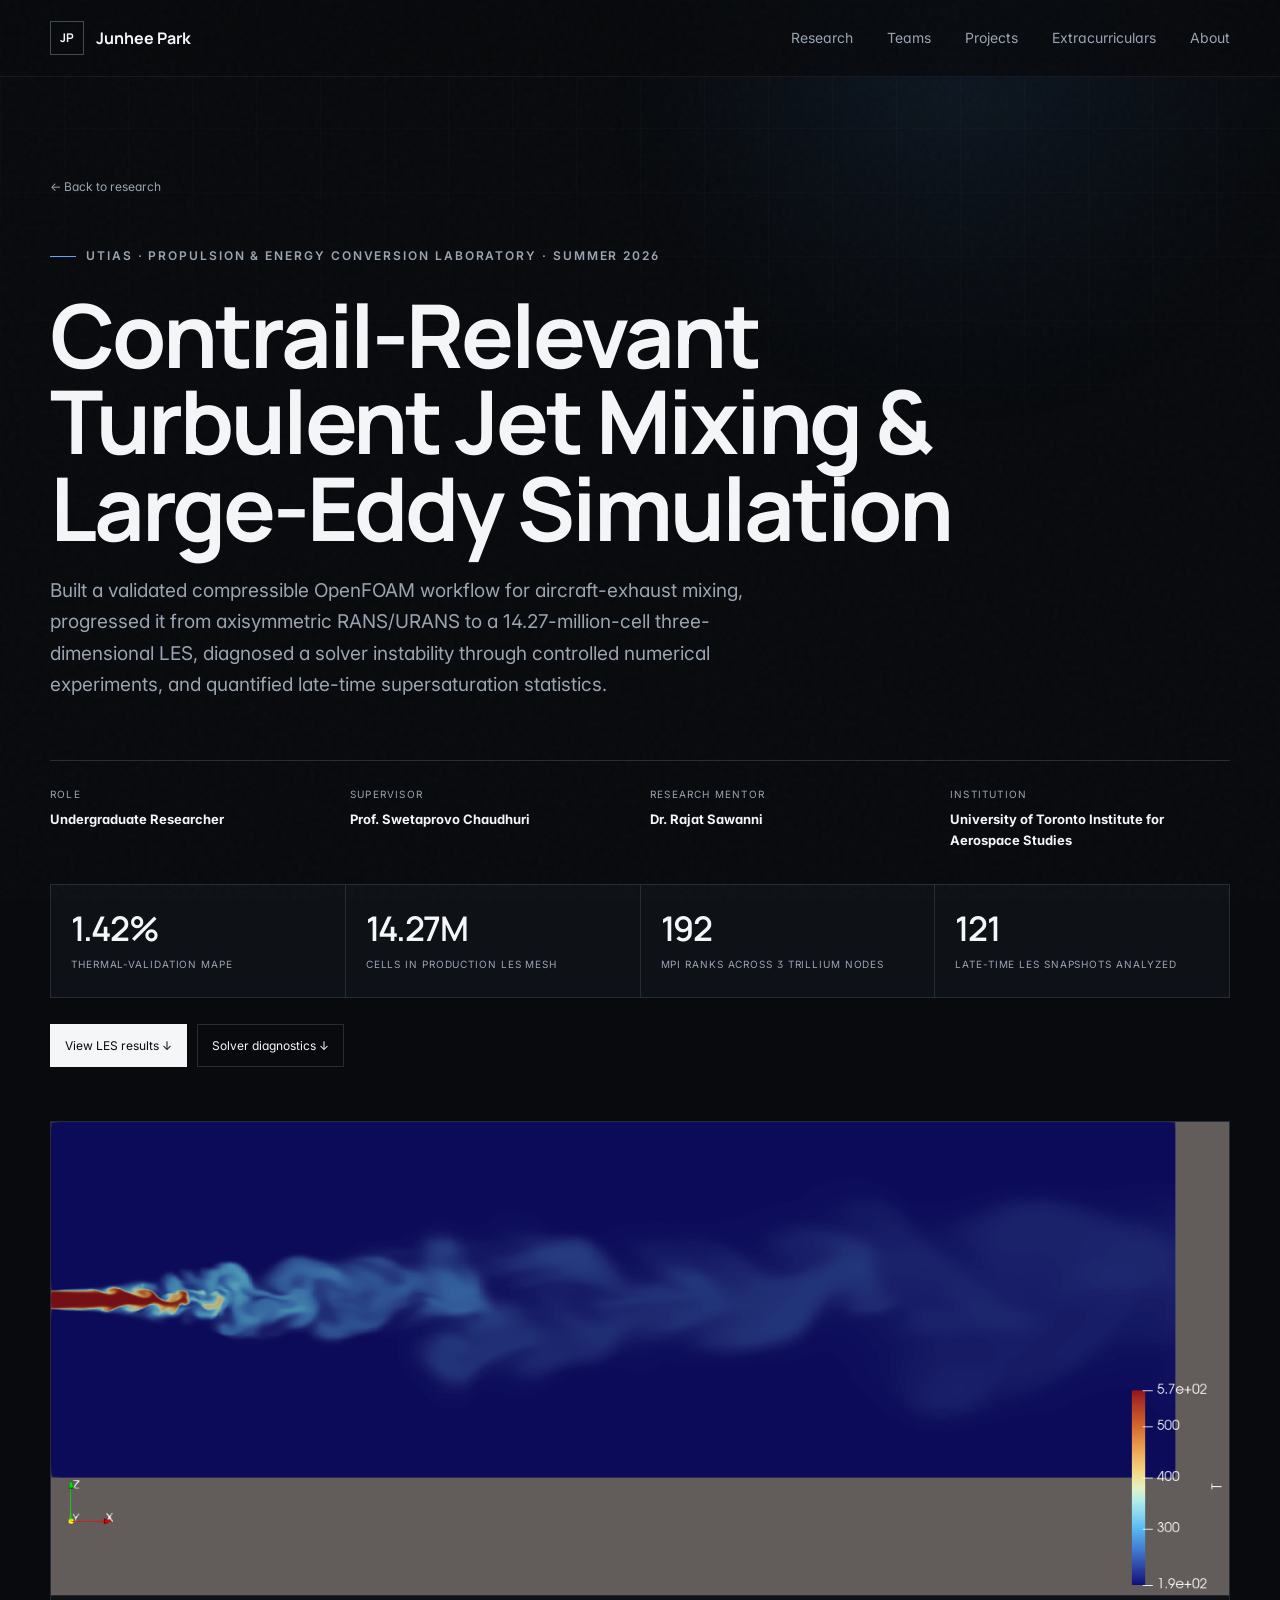
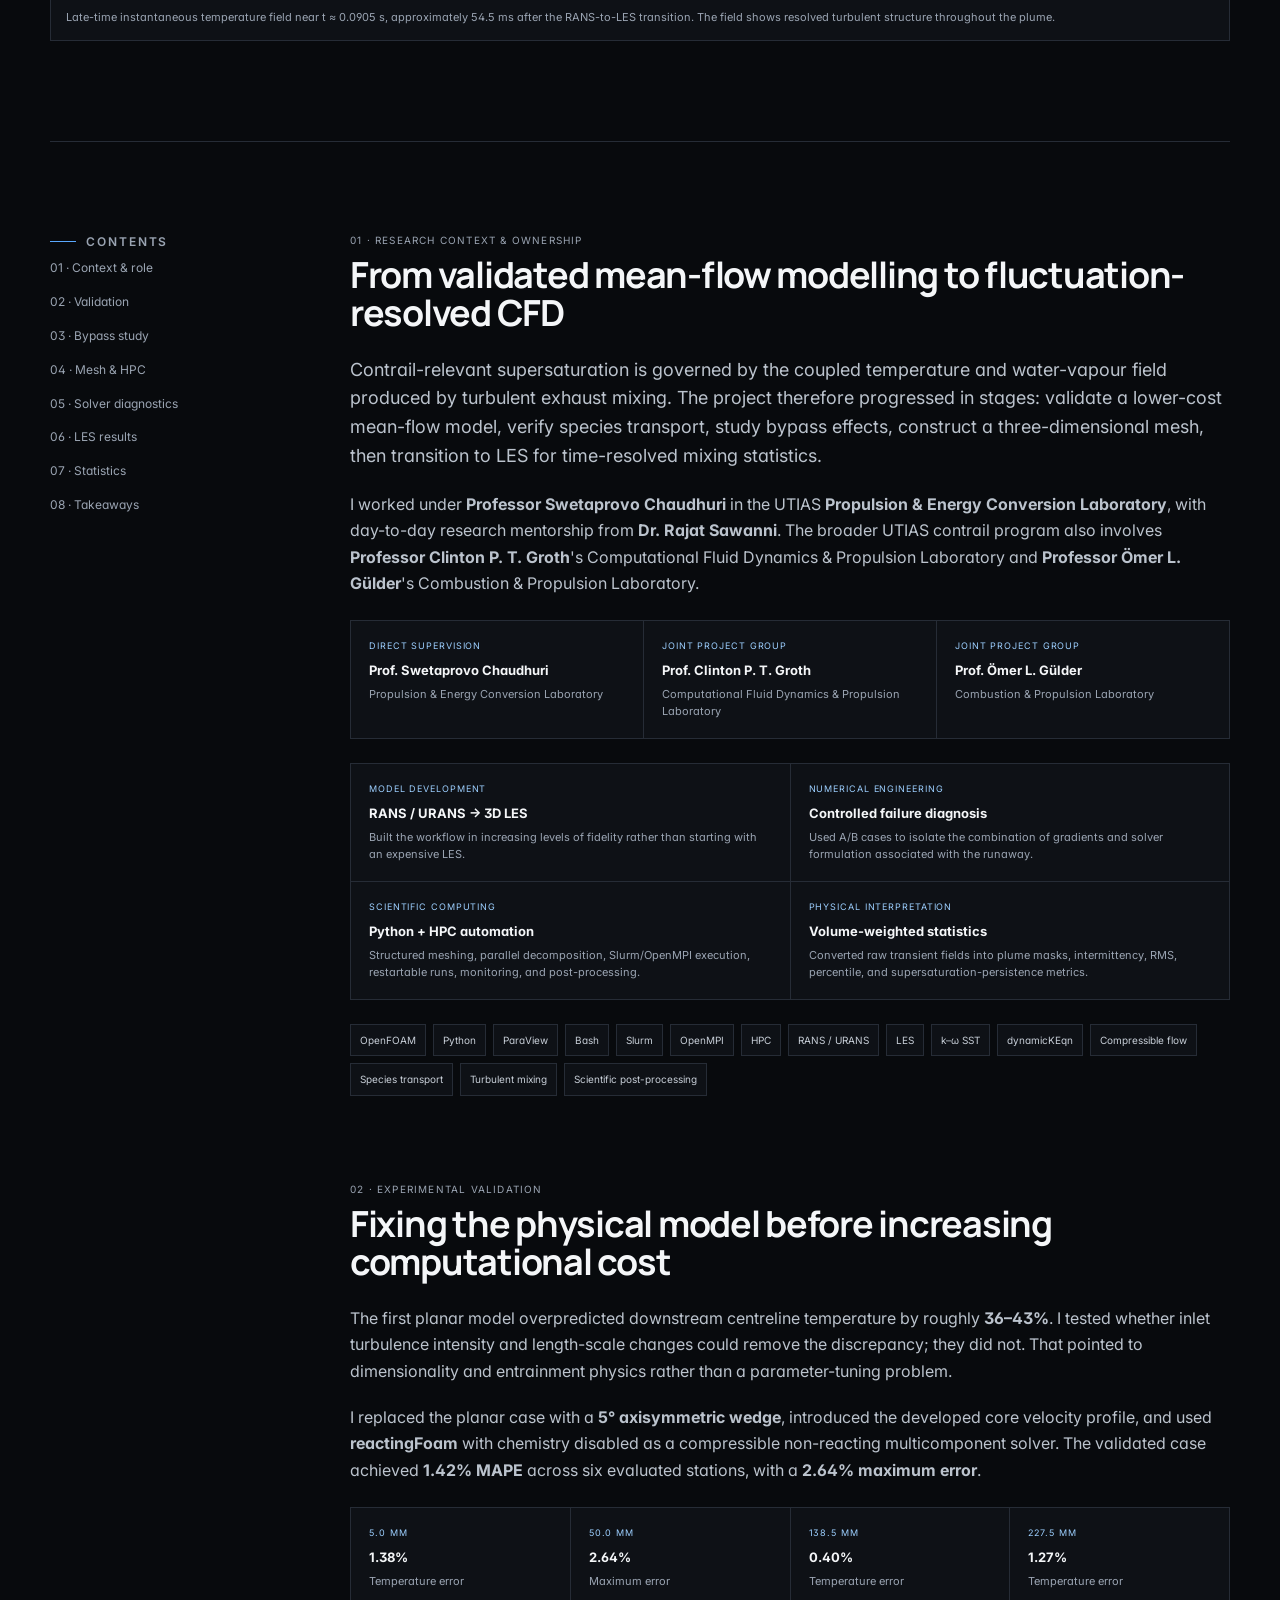
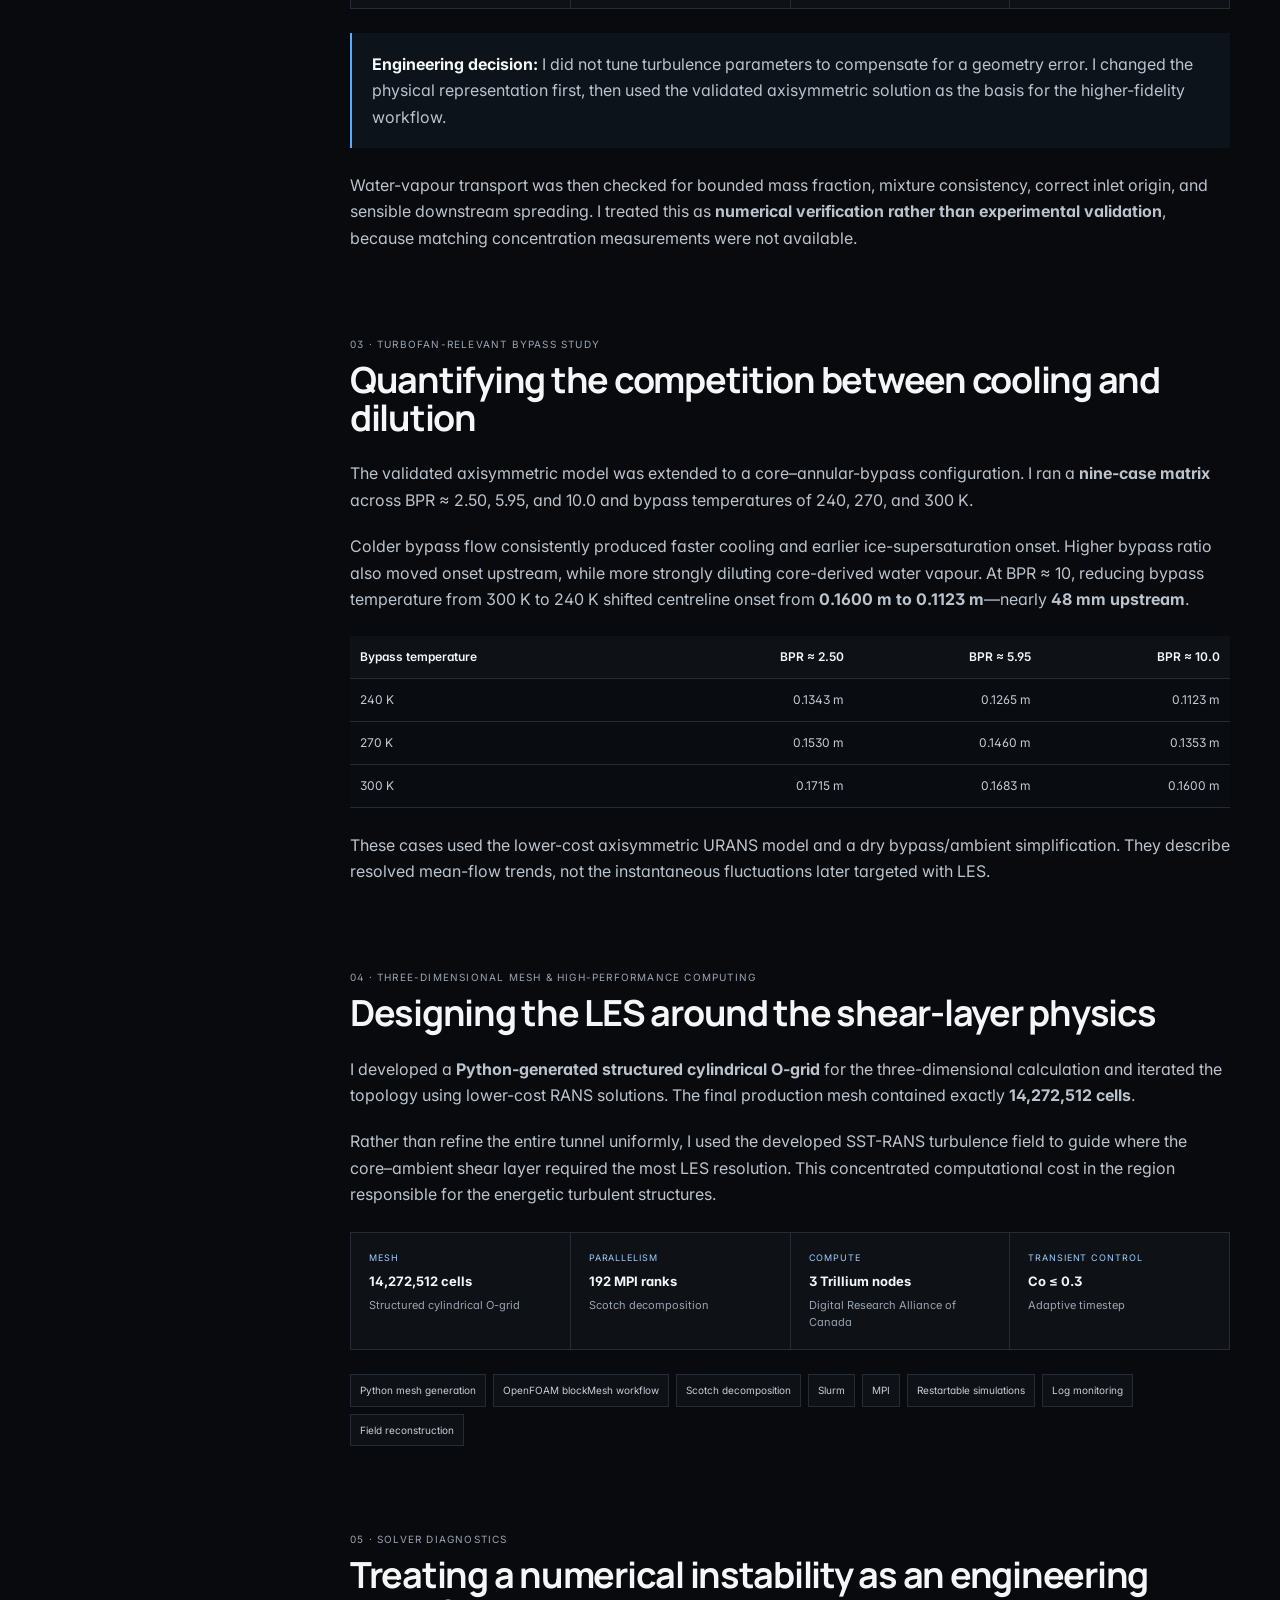
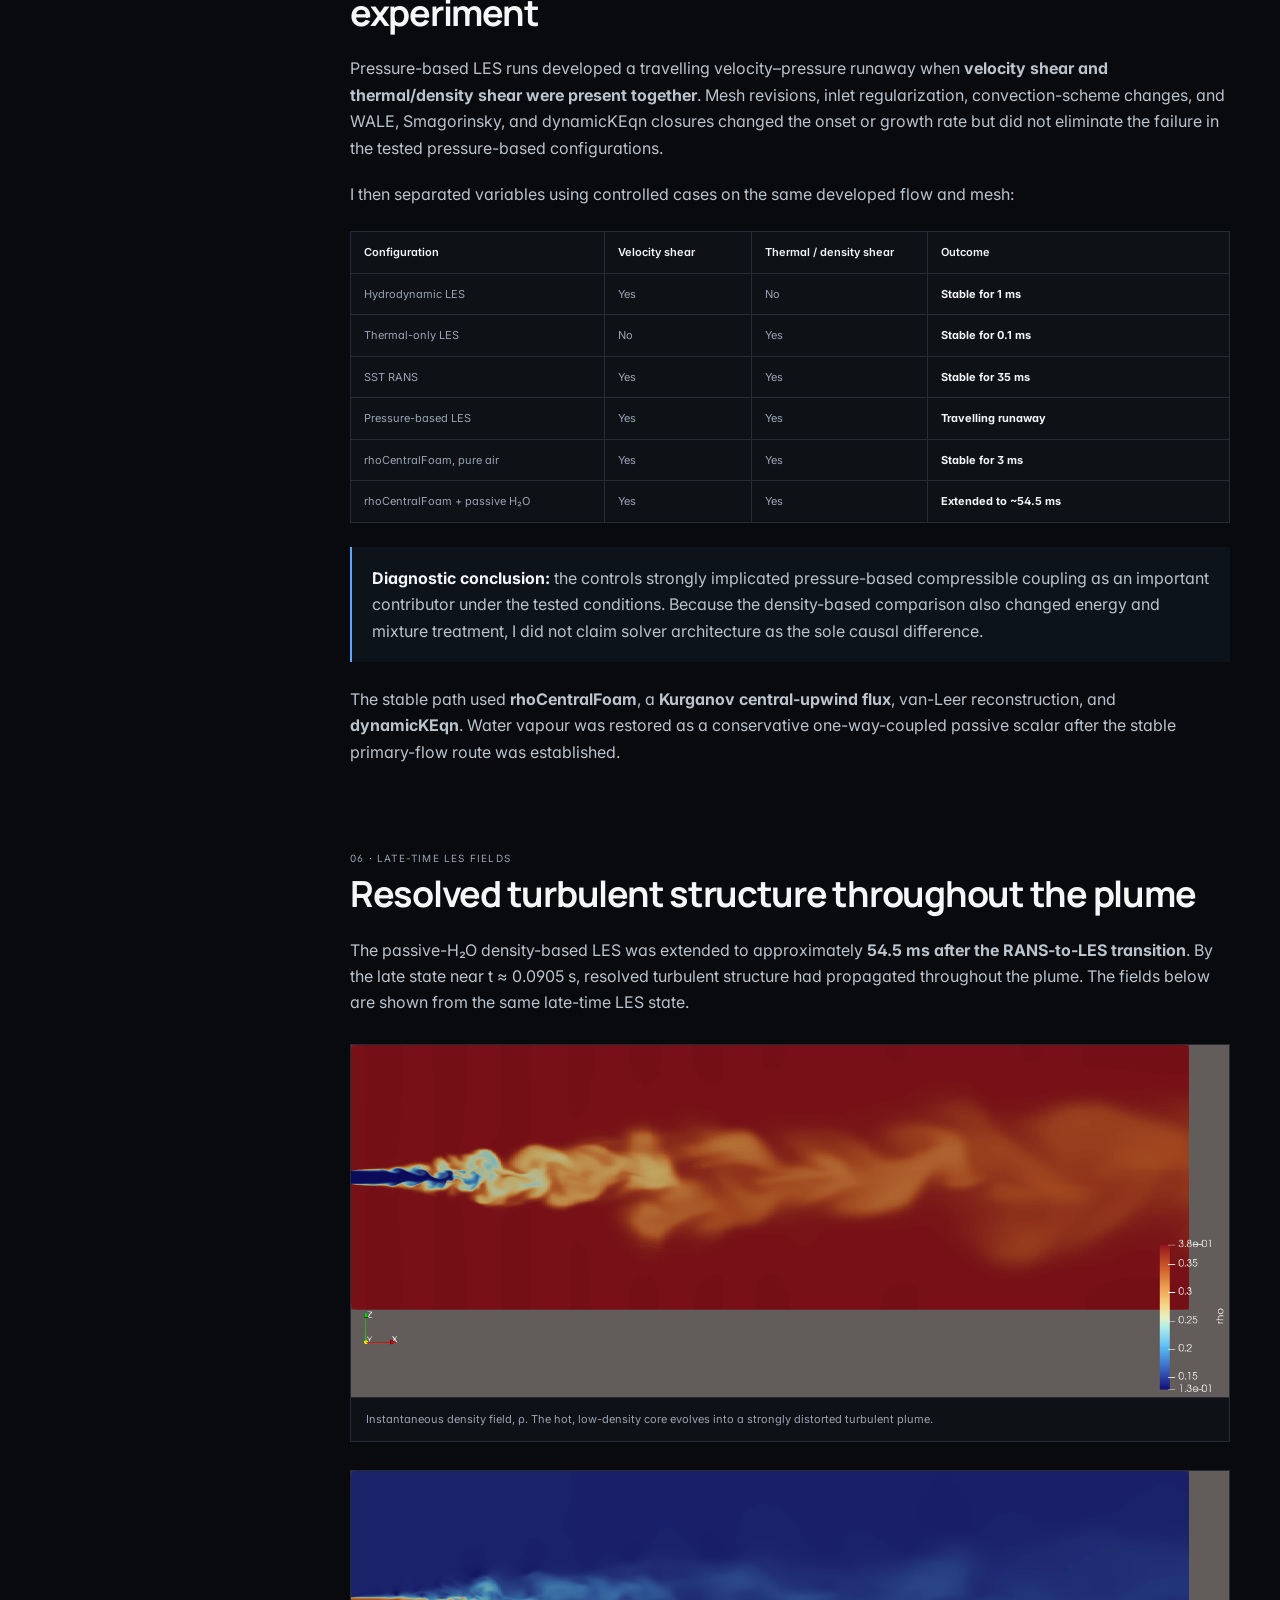
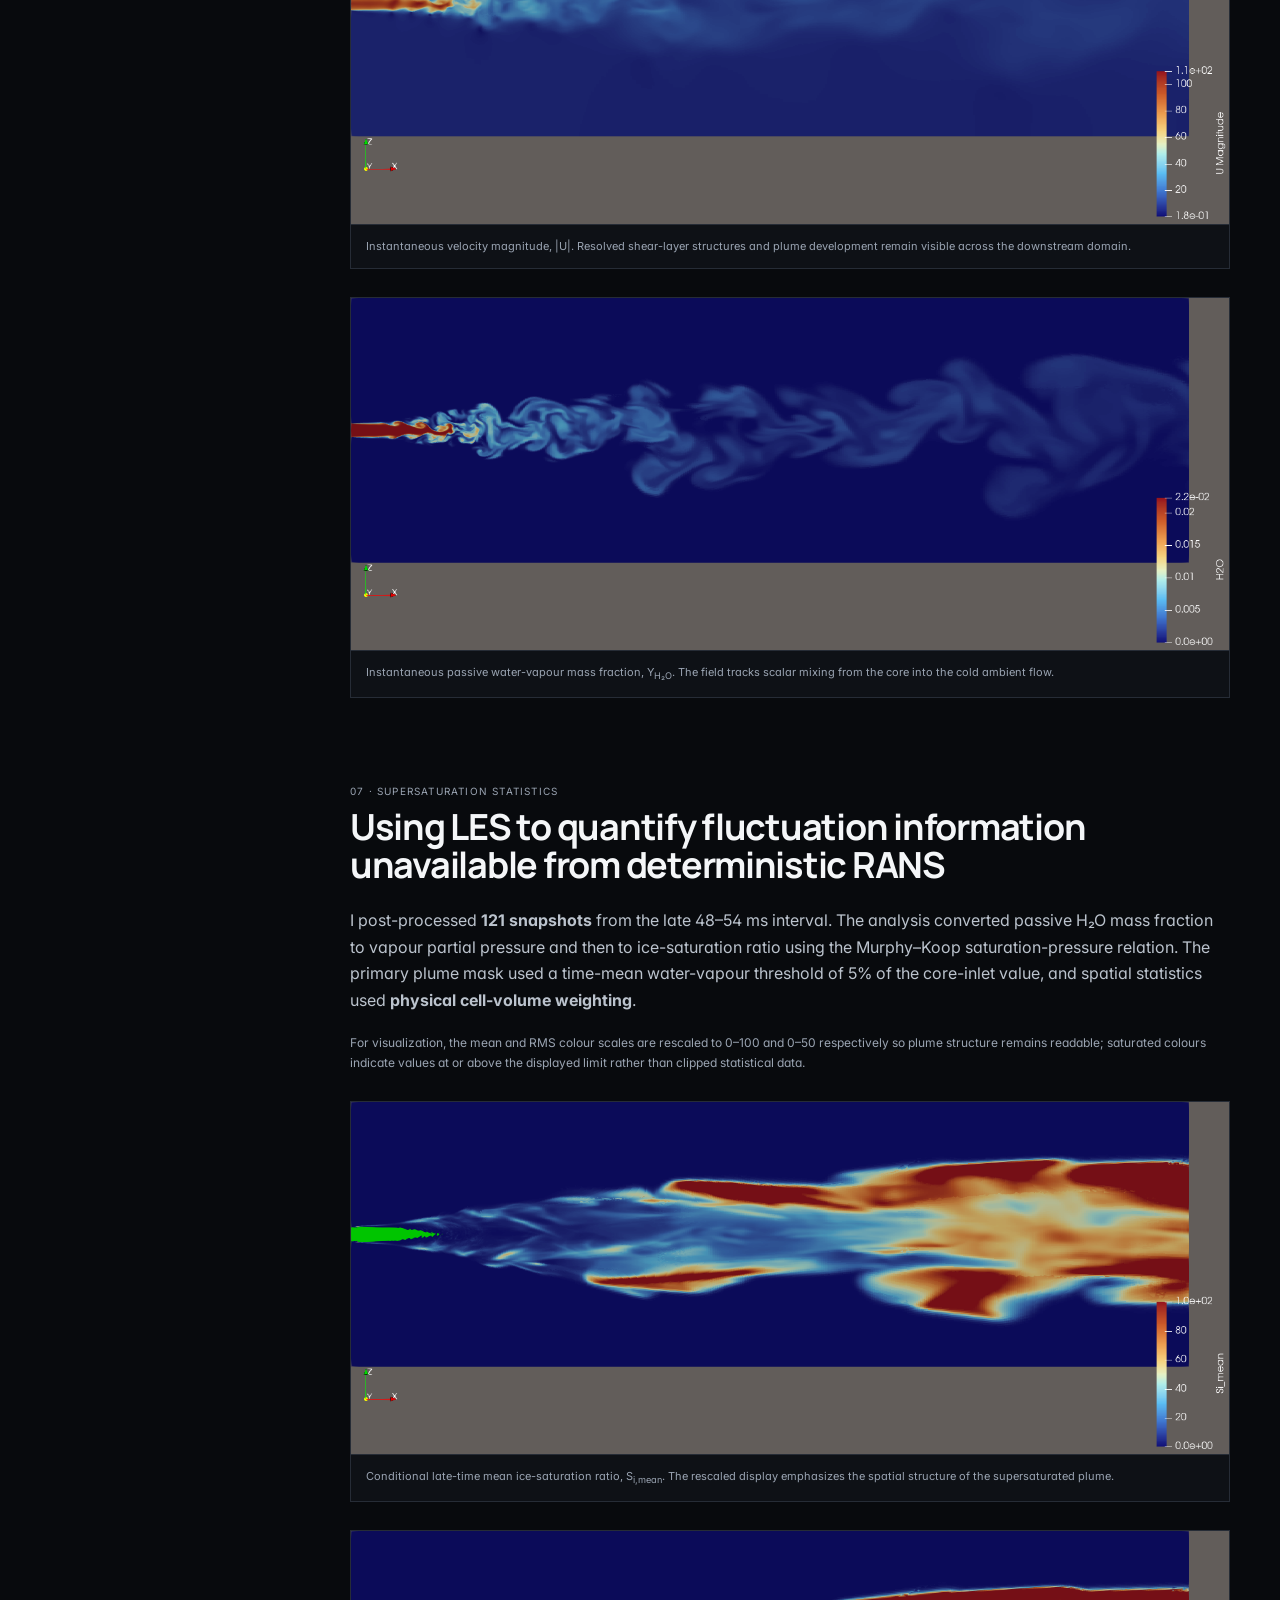
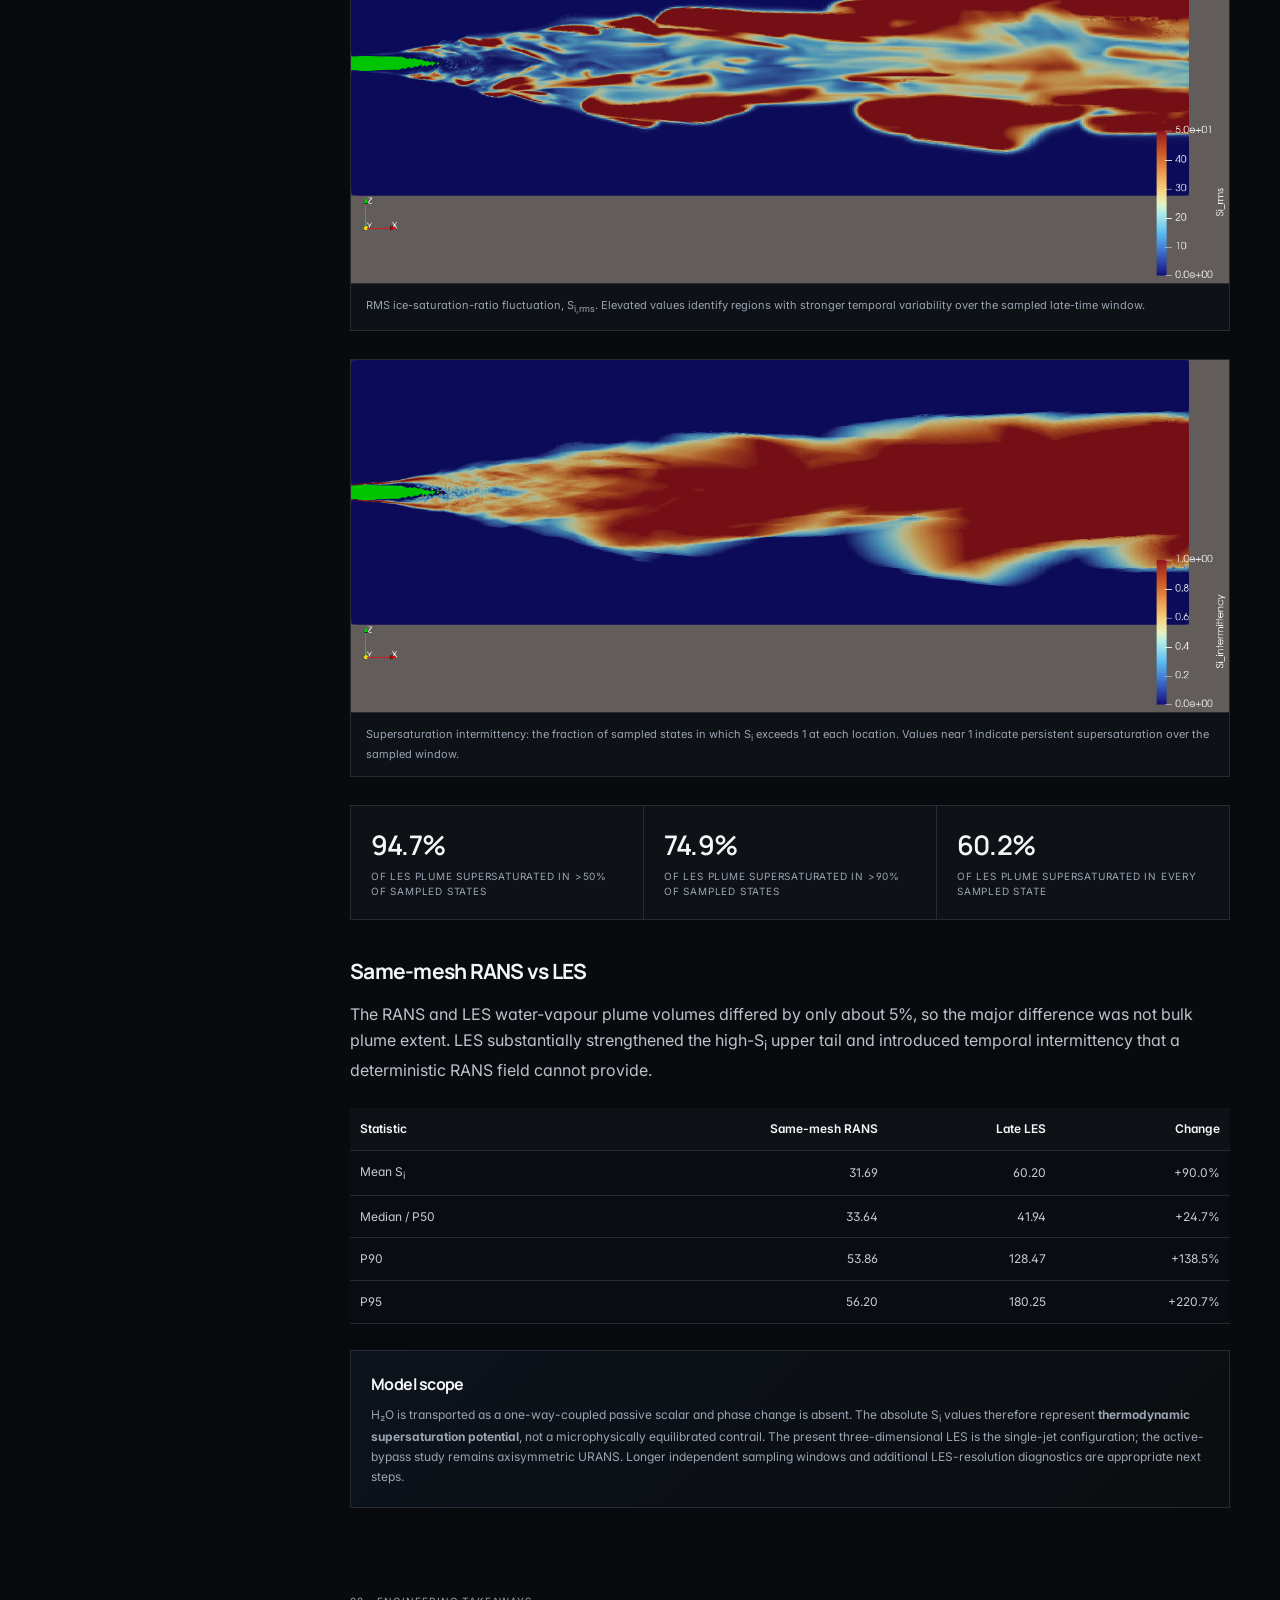
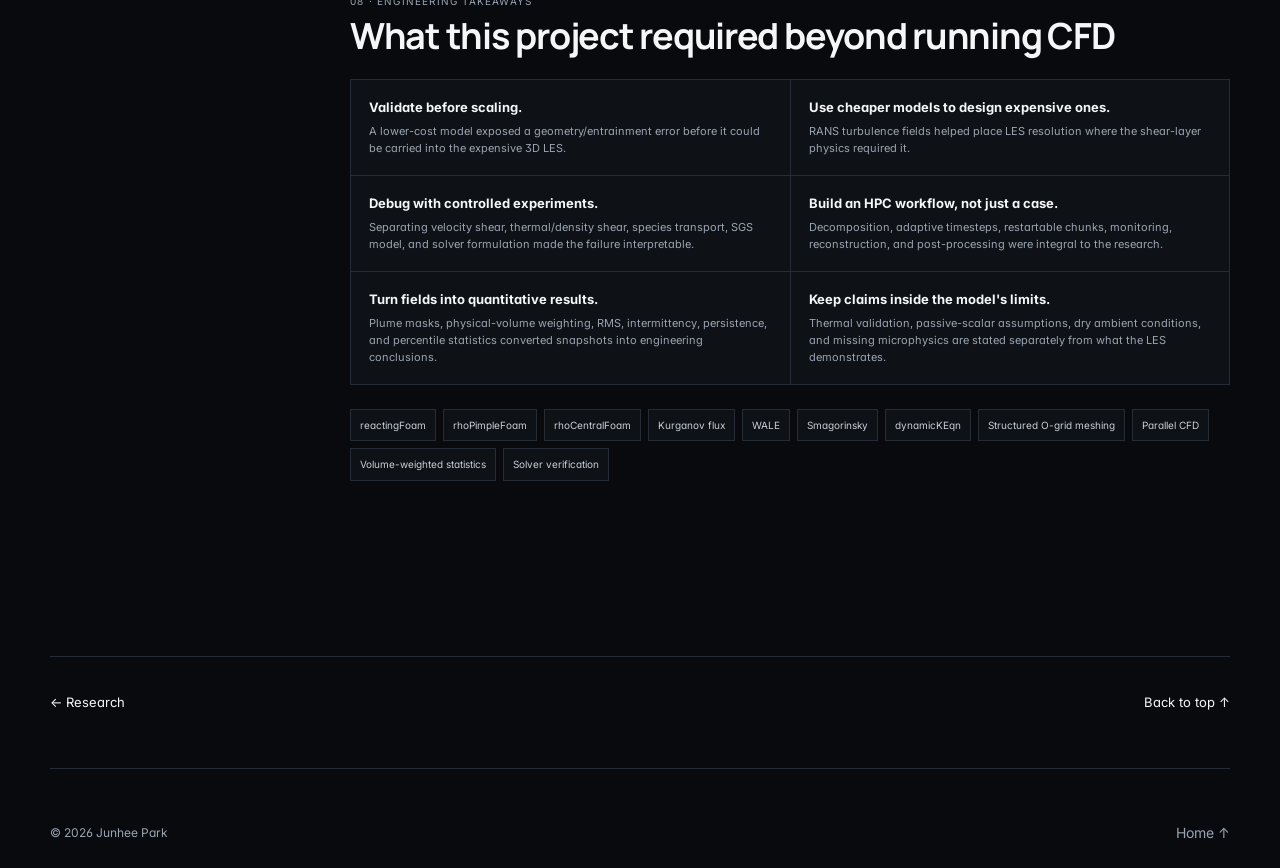
<file: projects/contrails.html>
<!DOCTYPE html>
<html lang="en">
<head>
  <meta charset="UTF-8">
  <meta name="viewport" content="width=device-width,initial-scale=1">
  <meta name="description" content="UTIAS undergraduate research by Junhee Park on contrail-relevant turbulent jet mixing, OpenFOAM RANS/URANS validation, large-eddy simulation, HPC, solver diagnostics, and supersaturation statistics.">
  <title>Contrail-Relevant Turbulent Jet Mixing &amp; LES | Junhee Park</title>
  <link rel="preconnect" href="https://fonts.googleapis.com">
  <link rel="preconnect" href="https://fonts.gstatic.com" crossorigin>
  <link href="https://fonts.googleapis.com/css2?family=Inter:wght@400;500;600;700&family=Manrope:wght@500;600;700&display=swap" rel="stylesheet">
  <link rel="stylesheet" href="../style.css">
  <script src="../script.js" defer></script>
  <style>
    .contrails-page{--accent:#9ccfff}
    .contrails-page .project-copy{max-width:900px}
    .contrails-page .project-hero{padding-bottom:72px}
    .hero-kicker{margin-top:48px}
    .hero-figure,.research-figure{margin:28px 0;border:1px solid var(--line);background:var(--surface);overflow:hidden}
    .hero-figure{margin-top:30px}
    .hero-figure img,.research-figure img{display:block;width:100%;height:auto;object-fit:contain;margin:0 auto;background:#625e5c;image-rendering:auto}
    .hero-figure figcaption,.research-figure figcaption{padding:13px 15px;color:var(--muted);font-size:11px;line-height:1.6;border-top:1px solid var(--line);background:var(--surface)}
    .figure-note{margin:18px 0 8px!important;font-size:12px!important;color:var(--muted)!important}
    .metric-grid{display:grid;grid-template-columns:repeat(4,1fr);gap:1px;background:var(--line);border:1px solid var(--line);margin:32px 0 0}
    .metric-grid>div{background:var(--surface);padding:20px;min-height:112px}
    .metric-grid strong{display:block;font:600 clamp(25px,3vw,34px) Manrope,sans-serif;letter-spacing:-.04em;color:var(--text)}
    .metric-grid span{display:block;margin-top:6px;color:var(--muted);font-size:10px;line-height:1.45;text-transform:uppercase;letter-spacing:.09em}
    .section-kicker{font-size:10px!important;text-transform:uppercase;letter-spacing:.12em;color:var(--muted)!important;margin-bottom:8px!important}
    .lede{font-size:18px!important;line-height:1.6}
    .card-grid{display:grid;grid-template-columns:repeat(2,1fr);gap:1px;background:var(--line);border:1px solid var(--line);margin:24px 0}
    .card-grid.three{grid-template-columns:repeat(3,1fr)}
    .card-grid.four{grid-template-columns:repeat(4,1fr)}
    .card-grid>div,.card-grid>a{background:var(--surface);padding:18px;text-decoration:none}
    .card-grid>a{transition:.2s}.card-grid>a:hover{background:var(--surface-2)}
    .card-grid small{display:block;color:var(--blue-soft);font-size:9px;text-transform:uppercase;letter-spacing:.1em;margin-bottom:7px}
    .card-grid strong{display:block;color:var(--text);font-size:13px;line-height:1.45}
    .card-grid span,.card-grid em{display:block;color:var(--muted);font-size:11px;line-height:1.55;margin-top:6px;font-style:normal}
    .skill-strip{display:flex;flex-wrap:wrap;gap:7px;margin:22px 0}
    .skill-strip span{border:1px solid var(--line);background:var(--surface);padding:7px 9px;font-size:10px;color:#c7ced7}
    .callout{border-left:2px solid var(--blue);background:rgba(90,169,255,.06);padding:18px 20px;margin:24px 0}
    .callout p{margin:0!important}.callout strong{color:var(--text)}
    .data-table{width:100%;border-collapse:collapse;margin:24px 0;font-size:12px;color:#c5ccd5}
    .data-table th,.data-table td{padding:11px 10px;border-bottom:1px solid var(--line);text-align:right}
    .data-table th:first-child,.data-table td:first-child{text-align:left}
    .data-table th{background:var(--surface);color:var(--text);font-weight:600}
    .data-table td{background:rgba(14,17,22,.42)}
    .diagnostic{display:grid;grid-template-columns:1.3fr .75fr .9fr 1.55fr;gap:1px;background:var(--line);border:1px solid var(--line);margin:24px 0}
    .diagnostic>div{background:var(--surface);padding:12px 13px;font-size:11px;line-height:1.5;color:var(--muted)}
    .diagnostic .head{color:var(--text);font-weight:600}.diagnostic strong{color:var(--text)}
    .result-band{display:grid;grid-template-columns:repeat(3,1fr);gap:1px;background:var(--line);border:1px solid var(--line);margin:24px 0}
    .result-band>div{background:var(--surface);padding:20px}.result-band strong{display:block;font:600 27px Manrope,sans-serif;color:var(--text);letter-spacing:-.03em}.result-band span{display:block;margin-top:6px;color:var(--muted);font-size:10px;line-height:1.5;text-transform:uppercase;letter-spacing:.08em}
    .scope-note{border:1px solid var(--line);background:linear-gradient(135deg,rgba(90,169,255,.06),rgba(255,255,255,.015));padding:20px;margin:26px 0}
    .scope-note h3{font-size:16px;margin:0 0 8px}.scope-note p{margin:0!important;color:var(--muted)!important;font-size:12px!important}
    .hero-actions{display:flex;gap:10px;flex-wrap:wrap;margin-top:26px}.hero-actions a{display:inline-flex;align-items:center;gap:18px;padding:11px 14px;border:1px solid var(--line);color:var(--text);font-size:12px;text-decoration:none}.hero-actions a:first-child{background:var(--text);color:#080a0d;border-color:var(--text)}
    @media(max-width:860px){.metric-grid,.card-grid.four{grid-template-columns:1fr 1fr}.card-grid.three{grid-template-columns:1fr}.diagnostic{grid-template-columns:1fr 1fr}}
    @media(max-width:650px){.metric-grid,.card-grid,.card-grid.three,.card-grid.four,.result-band,.diagnostic{grid-template-columns:1fr}.metric-grid>div{min-height:96px}.data-table{font-size:10px}.data-table th,.data-table td{padding:8px 5px}.hero-figure,.research-figure{margin-left:-2px;margin-right:-2px}.hero-figure figcaption,.research-figure figcaption{font-size:10px}}
  </style>
</head>
<body class="project-page contrails-page" id="top">
  <div class="scroll-progress" aria-hidden="true"></div>
  <header class="site-header">
    <nav class="nav container" aria-label="Main navigation">
      <a class="brand" href="../index.html"><span class="brand-mark">JP</span><span>Junhee Park</span></a>
      <button class="nav-toggle" aria-label="Open navigation" aria-expanded="false"><span></span><span></span></button>
      <div class="nav-links"><a href="../research.html">Research</a><a href="../teams.html">Teams</a><a href="../engineering-projects.html">Projects</a><a href="../extracurriculars.html">Extracurriculars</a><a href="../index.html#about">About</a></div>
    </nav>
  </header>

  <main>
    <section class="project-hero container reveal">
      <a class="project-breadcrumb" href="../research.html">← Back to research</a>
      <p class="eyebrow hero-kicker"><span></span>UTIAS · Propulsion &amp; Energy Conversion Laboratory · Summer 2026</p>
      <h1>Contrail-Relevant Turbulent Jet Mixing &amp; Large-Eddy Simulation</h1>
      <p class="project-summary">Built a validated compressible OpenFOAM workflow for aircraft-exhaust mixing, progressed it from axisymmetric RANS/URANS to a 14.27-million-cell three-dimensional LES, diagnosed a solver instability through controlled numerical experiments, and quantified late-time supersaturation statistics.</p>

      <div class="project-facts">
        <div><span>Role</span><strong>Undergraduate Researcher</strong></div>
        <div><span>Supervisor</span><strong>Prof. Swetaprovo Chaudhuri</strong></div>
        <div><span>Research mentor</span><strong>Dr. Rajat Sawanni</strong></div>
        <div><span>Institution</span><strong>University of Toronto Institute for Aerospace Studies</strong></div>
      </div>

      <div class="metric-grid" aria-label="Project highlights">
        <div><strong>1.42%</strong><span>Thermal-validation MAPE</span></div>
        <div><strong>14.27M</strong><span>Cells in production LES mesh</span></div>
        <div><strong>192</strong><span>MPI ranks across 3 Trillium nodes</span></div>
        <div><strong>121</strong><span>Late-time LES snapshots analyzed</span></div>
      </div>

      <div class="hero-actions"><a href="#results">View LES results ↓</a><a href="#solver">Solver diagnostics ↓</a></div>

      <figure class="hero-figure">
        <img src="../images/contrails-les-temperature.png" width="1406" height="564" alt="Late-time instantaneous temperature field from the rhoCentralFoam large-eddy simulation" fetchpriority="high" decoding="async">
        <figcaption>Late-time instantaneous temperature field near t ≈ 0.0905 s, approximately 54.5 ms after the RANS-to-LES transition. The field shows resolved turbulent structure throughout the plume.</figcaption>
      </figure>
    </section>

    <div class="project-body container">
      <aside class="project-sidebar">
        <p class="eyebrow"><span></span>Contents</p>
        <a href="#context">01 · Context &amp; role</a>
        <a href="#validation">02 · Validation</a>
        <a href="#bypass">03 · Bypass study</a>
        <a href="#engineering">04 · Mesh &amp; HPC</a>
        <a href="#solver">05 · Solver diagnostics</a>
        <a href="#results">06 · LES results</a>
        <a href="#statistics">07 · Statistics</a>
        <a href="#takeaways">08 · Takeaways</a>
      </aside>

      <article class="project-copy">
        <section class="content-block reveal" id="context">
          <p class="section-kicker">01 · Research context &amp; ownership</p>
          <h2>From validated mean-flow modelling to fluctuation-resolved CFD</h2>
          <p class="lede">Contrail-relevant supersaturation is governed by the coupled temperature and water-vapour field produced by turbulent exhaust mixing. The project therefore progressed in stages: validate a lower-cost mean-flow model, verify species transport, study bypass effects, construct a three-dimensional mesh, then transition to LES for time-resolved mixing statistics.</p>
          <p>I worked under <strong>Professor Swetaprovo Chaudhuri</strong> in the UTIAS <strong>Propulsion &amp; Energy Conversion Laboratory</strong>, with day-to-day research mentorship from <strong>Dr. Rajat Sawanni</strong>. The broader UTIAS contrail program also involves <strong>Professor Clinton P. T. Groth</strong>'s Computational Fluid Dynamics &amp; Propulsion Laboratory and <strong>Professor Ömer L. Gülder</strong>'s Combustion &amp; Propulsion Laboratory.</p>

          <div class="card-grid three" aria-label="UTIAS research groups">
            <a href="https://www.utias.utoronto.ca/pec/" target="_blank" rel="noopener"><small>Direct supervision</small><strong>Prof. Swetaprovo Chaudhuri</strong><em>Propulsion &amp; Energy Conversion Laboratory</em></a>
            <a href="https://www.utias.utoronto.ca/research-and-centres/computational-fluid-dynamics-and-propulsion/" target="_blank" rel="noopener"><small>Joint project group</small><strong>Prof. Clinton P. T. Groth</strong><em>Computational Fluid Dynamics &amp; Propulsion Laboratory</em></a>
            <a href="https://www.utias.utoronto.ca/research-and-centres/combustion-and-propulsion/" target="_blank" rel="noopener"><small>Joint project group</small><strong>Prof. Ömer L. Gülder</strong><em>Combustion &amp; Propulsion Laboratory</em></a>
          </div>

          <div class="card-grid">
            <div><small>Model development</small><strong>RANS / URANS → 3D LES</strong><span>Built the workflow in increasing levels of fidelity rather than starting with an expensive LES.</span></div>
            <div><small>Numerical engineering</small><strong>Controlled failure diagnosis</strong><span>Used A/B cases to isolate the combination of gradients and solver formulation associated with the runaway.</span></div>
            <div><small>Scientific computing</small><strong>Python + HPC automation</strong><span>Structured meshing, parallel decomposition, Slurm/OpenMPI execution, restartable runs, monitoring, and post-processing.</span></div>
            <div><small>Physical interpretation</small><strong>Volume-weighted statistics</strong><span>Converted raw transient fields into plume masks, intermittency, RMS, percentile, and supersaturation-persistence metrics.</span></div>
          </div>

          <div class="skill-strip"><span>OpenFOAM</span><span>Python</span><span>ParaView</span><span>Bash</span><span>Slurm</span><span>OpenMPI</span><span>HPC</span><span>RANS / URANS</span><span>LES</span><span>k–ω SST</span><span>dynamicKEqn</span><span>Compressible flow</span><span>Species transport</span><span>Turbulent mixing</span><span>Scientific post-processing</span></div>
        </section>

        <section class="content-block reveal" id="validation">
          <p class="section-kicker">02 · Experimental validation</p>
          <h2>Fixing the physical model before increasing computational cost</h2>
          <p>The first planar model overpredicted downstream centreline temperature by roughly <strong>36–43%</strong>. I tested whether inlet turbulence intensity and length-scale changes could remove the discrepancy; they did not. That pointed to dimensionality and entrainment physics rather than a parameter-tuning problem.</p>
          <p>I replaced the planar case with a <strong>5° axisymmetric wedge</strong>, introduced the developed core velocity profile, and used <strong>reactingFoam</strong> with chemistry disabled as a compressible non-reacting multicomponent solver. The validated case achieved <strong>1.42% MAPE</strong> across six evaluated stations, with a <strong>2.64% maximum error</strong>.</p>

          <div class="card-grid four">
            <div><small>5.0 mm</small><strong>1.38%</strong><span>Temperature error</span></div>
            <div><small>50.0 mm</small><strong>2.64%</strong><span>Maximum error</span></div>
            <div><small>138.5 mm</small><strong>0.40%</strong><span>Temperature error</span></div>
            <div><small>227.5 mm</small><strong>1.27%</strong><span>Temperature error</span></div>
          </div>

          <div class="callout"><p><strong>Engineering decision:</strong> I did not tune turbulence parameters to compensate for a geometry error. I changed the physical representation first, then used the validated axisymmetric solution as the basis for the higher-fidelity workflow.</p></div>
          <p>Water-vapour transport was then checked for bounded mass fraction, mixture consistency, correct inlet origin, and sensible downstream spreading. I treated this as <strong>numerical verification rather than experimental validation</strong>, because matching concentration measurements were not available.</p>
        </section>

        <section class="content-block reveal" id="bypass">
          <p class="section-kicker">03 · Turbofan-relevant bypass study</p>
          <h2>Quantifying the competition between cooling and dilution</h2>
          <p>The validated axisymmetric model was extended to a core–annular-bypass configuration. I ran a <strong>nine-case matrix</strong> across BPR ≈ 2.50, 5.95, and 10.0 and bypass temperatures of 240, 270, and 300 K.</p>
          <p>Colder bypass flow consistently produced faster cooling and earlier ice-supersaturation onset. Higher bypass ratio also moved onset upstream, while more strongly diluting core-derived water vapour. At BPR ≈ 10, reducing bypass temperature from 300 K to 240 K shifted centreline onset from <strong>0.1600 m to 0.1123 m</strong>—nearly <strong>48 mm upstream</strong>.</p>

          <table class="data-table" aria-label="First centreline location where ice saturation ratio exceeds one">
            <thead><tr><th>Bypass temperature</th><th>BPR ≈ 2.50</th><th>BPR ≈ 5.95</th><th>BPR ≈ 10.0</th></tr></thead>
            <tbody><tr><td>240 K</td><td>0.1343 m</td><td>0.1265 m</td><td>0.1123 m</td></tr><tr><td>270 K</td><td>0.1530 m</td><td>0.1460 m</td><td>0.1353 m</td></tr><tr><td>300 K</td><td>0.1715 m</td><td>0.1683 m</td><td>0.1600 m</td></tr></tbody>
          </table>
          <p class="tech-line">These cases used the lower-cost axisymmetric URANS model and a dry bypass/ambient simplification. They describe resolved mean-flow trends, not the instantaneous fluctuations later targeted with LES.</p>
        </section>

        <section class="content-block reveal" id="engineering">
          <p class="section-kicker">04 · Three-dimensional mesh &amp; high-performance computing</p>
          <h2>Designing the LES around the shear-layer physics</h2>
          <p>I developed a <strong>Python-generated structured cylindrical O-grid</strong> for the three-dimensional calculation and iterated the topology using lower-cost RANS solutions. The final production mesh contained exactly <strong>14,272,512 cells</strong>.</p>
          <p>Rather than refine the entire tunnel uniformly, I used the developed SST-RANS turbulence field to guide where the core–ambient shear layer required the most LES resolution. This concentrated computational cost in the region responsible for the energetic turbulent structures.</p>

          <div class="card-grid four">
            <div><small>Mesh</small><strong>14,272,512 cells</strong><span>Structured cylindrical O-grid</span></div>
            <div><small>Parallelism</small><strong>192 MPI ranks</strong><span>Scotch decomposition</span></div>
            <div><small>Compute</small><strong>3 Trillium nodes</strong><span>Digital Research Alliance of Canada</span></div>
            <div><small>Transient control</small><strong>Co ≤ 0.3</strong><span>Adaptive timestep</span></div>
          </div>

          <div class="skill-strip"><span>Python mesh generation</span><span>OpenFOAM blockMesh workflow</span><span>Scotch decomposition</span><span>Slurm</span><span>MPI</span><span>Restartable simulations</span><span>Log monitoring</span><span>Field reconstruction</span></div>
        </section>

        <section class="content-block reveal" id="solver">
          <p class="section-kicker">05 · Solver diagnostics</p>
          <h2>Treating a numerical instability as an engineering experiment</h2>
          <p>Pressure-based LES runs developed a travelling velocity–pressure runaway when <strong>velocity shear and thermal/density shear were present together</strong>. Mesh revisions, inlet regularization, convection-scheme changes, and WALE, Smagorinsky, and dynamicKEqn closures changed the onset or growth rate but did not eliminate the failure in the tested pressure-based configurations.</p>
          <p>I then separated variables using controlled cases on the same developed flow and mesh:</p>

          <div class="diagnostic" aria-label="LES diagnostic control matrix">
            <div class="head">Configuration</div><div class="head">Velocity shear</div><div class="head">Thermal / density shear</div><div class="head">Outcome</div>
            <div>Hydrodynamic LES</div><div>Yes</div><div>No</div><div><strong>Stable for 1 ms</strong></div>
            <div>Thermal-only LES</div><div>No</div><div>Yes</div><div><strong>Stable for 0.1 ms</strong></div>
            <div>SST RANS</div><div>Yes</div><div>Yes</div><div><strong>Stable for 35 ms</strong></div>
            <div>Pressure-based LES</div><div>Yes</div><div>Yes</div><div><strong>Travelling runaway</strong></div>
            <div>rhoCentralFoam, pure air</div><div>Yes</div><div>Yes</div><div><strong>Stable for 3 ms</strong></div>
            <div>rhoCentralFoam + passive H₂O</div><div>Yes</div><div>Yes</div><div><strong>Extended to ~54.5 ms</strong></div>
          </div>

          <div class="callout"><p><strong>Diagnostic conclusion:</strong> the controls strongly implicated pressure-based compressible coupling as an important contributor under the tested conditions. Because the density-based comparison also changed energy and mixture treatment, I did not claim solver architecture as the sole causal difference.</p></div>
          <p>The stable path used <strong>rhoCentralFoam</strong>, a <strong>Kurganov central-upwind flux</strong>, van-Leer reconstruction, and <strong>dynamicKEqn</strong>. Water vapour was restored as a conservative one-way-coupled passive scalar after the stable primary-flow route was established.</p>
        </section>

        <section class="content-block reveal" id="results">
          <p class="section-kicker">06 · Late-time LES fields</p>
          <h2>Resolved turbulent structure throughout the plume</h2>
          <p>The passive-H₂O density-based LES was extended to approximately <strong>54.5 ms after the RANS-to-LES transition</strong>. By the late state near t ≈ 0.0905 s, resolved turbulent structure had propagated throughout the plume. The fields below are shown from the same late-time LES state.</p>

          <figure class="research-figure">
            <img src="../images/contrails-les-density.png" width="1406" height="564" alt="Late-time instantaneous density field from the rhoCentralFoam LES" loading="lazy" decoding="async">
            <figcaption>Instantaneous density field, ρ. The hot, low-density core evolves into a strongly distorted turbulent plume.</figcaption>
          </figure>

          <figure class="research-figure">
            <img src="../images/contrails-les-velocity.png" width="1406" height="564" alt="Late-time instantaneous velocity-magnitude field from the rhoCentralFoam LES" loading="lazy" decoding="async">
            <figcaption>Instantaneous velocity magnitude, |U|. Resolved shear-layer structures and plume development remain visible across the downstream domain.</figcaption>
          </figure>

          <figure class="research-figure">
            <img src="../images/contrails-les-h2o.png" width="1406" height="564" alt="Late-time passive water-vapour mass-fraction field from the rhoCentralFoam LES" loading="lazy" decoding="async">
            <figcaption>Instantaneous passive water-vapour mass fraction, Y<sub>H₂O</sub>. The field tracks scalar mixing from the core into the cold ambient flow.</figcaption>
          </figure>
        </section>

        <section class="content-block reveal" id="statistics">
          <p class="section-kicker">07 · Supersaturation statistics</p>
          <h2>Using LES to quantify fluctuation information unavailable from deterministic RANS</h2>
          <p>I post-processed <strong>121 snapshots</strong> from the late 48–54 ms interval. The analysis converted passive H₂O mass fraction to vapour partial pressure and then to ice-saturation ratio using the Murphy–Koop saturation-pressure relation. The primary plume mask used a time-mean water-vapour threshold of 5% of the core-inlet value, and spatial statistics used <strong>physical cell-volume weighting</strong>.</p>
          <p class="figure-note">For visualization, the mean and RMS colour scales are rescaled to 0–100 and 0–50 respectively so plume structure remains readable; saturated colours indicate values at or above the displayed limit rather than clipped statistical data.</p>

          <figure class="research-figure">
            <img src="../images/contrails-si-mean.png" width="1406" height="564" alt="Late-time conditional mean ice-saturation-ratio field from the LES, displayed on a zero-to-100 colour scale" loading="lazy" decoding="async">
            <figcaption>Conditional late-time mean ice-saturation ratio, S<sub>i,mean</sub>. The rescaled display emphasizes the spatial structure of the supersaturated plume.</figcaption>
          </figure>

          <figure class="research-figure">
            <img src="../images/contrails-si-rms.png" width="1406" height="564" alt="Late-time RMS ice-saturation-ratio fluctuation field from the LES, displayed on a zero-to-50 colour scale" loading="lazy" decoding="async">
            <figcaption>RMS ice-saturation-ratio fluctuation, S<sub>i,rms</sub>. Elevated values identify regions with stronger temporal variability over the sampled late-time window.</figcaption>
          </figure>

          <figure class="research-figure">
            <img src="../images/contrails-si-intermittency.png" width="1406" height="564" alt="Late-time supersaturation intermittency field from the LES, ranging from zero to one" loading="lazy" decoding="async">
            <figcaption>Supersaturation intermittency: the fraction of sampled states in which S<sub>i</sub> exceeds 1 at each location. Values near 1 indicate persistent supersaturation over the sampled window.</figcaption>
          </figure>

          <div class="result-band">
            <div><strong>94.7%</strong><span>Of LES plume supersaturated in &gt;50% of sampled states</span></div>
            <div><strong>74.9%</strong><span>Of LES plume supersaturated in &gt;90% of sampled states</span></div>
            <div><strong>60.2%</strong><span>Of LES plume supersaturated in every sampled state</span></div>
          </div>

          <h3 style="font-size:21px;margin:34px 0 12px">Same-mesh RANS vs LES</h3>
          <p>The RANS and LES water-vapour plume volumes differed by only about 5%, so the major difference was not bulk plume extent. LES substantially strengthened the high-S<sub>i</sub> upper tail and introduced temporal intermittency that a deterministic RANS field cannot provide.</p>

          <table class="data-table" aria-label="Volume-weighted same-mesh RANS versus LES comparison">
            <thead><tr><th>Statistic</th><th>Same-mesh RANS</th><th>Late LES</th><th>Change</th></tr></thead>
            <tbody><tr><td>Mean S<sub>i</sub></td><td>31.69</td><td>60.20</td><td>+90.0%</td></tr><tr><td>Median / P50</td><td>33.64</td><td>41.94</td><td>+24.7%</td></tr><tr><td>P90</td><td>53.86</td><td>128.47</td><td>+138.5%</td></tr><tr><td>P95</td><td>56.20</td><td>180.25</td><td>+220.7%</td></tr></tbody>
          </table>

          <div class="scope-note"><h3>Model scope</h3><p>H₂O is transported as a one-way-coupled passive scalar and phase change is absent. The absolute S<sub>i</sub> values therefore represent <strong>thermodynamic supersaturation potential</strong>, not a microphysically equilibrated contrail. The present three-dimensional LES is the single-jet configuration; the active-bypass study remains axisymmetric URANS. Longer independent sampling windows and additional LES-resolution diagnostics are appropriate next steps.</p></div>
        </section>

        <section class="content-block reveal" id="takeaways">
          <p class="section-kicker">08 · Engineering takeaways</p>
          <h2>What this project required beyond running CFD</h2>
          <div class="card-grid">
            <div><strong>Validate before scaling.</strong><span>A lower-cost model exposed a geometry/entrainment error before it could be carried into the expensive 3D LES.</span></div>
            <div><strong>Use cheaper models to design expensive ones.</strong><span>RANS turbulence fields helped place LES resolution where the shear-layer physics required it.</span></div>
            <div><strong>Debug with controlled experiments.</strong><span>Separating velocity shear, thermal/density shear, species transport, SGS model, and solver formulation made the failure interpretable.</span></div>
            <div><strong>Build an HPC workflow, not just a case.</strong><span>Decomposition, adaptive timesteps, restartable chunks, monitoring, reconstruction, and post-processing were integral to the research.</span></div>
            <div><strong>Turn fields into quantitative results.</strong><span>Plume masks, physical-volume weighting, RMS, intermittency, persistence, and percentile statistics converted snapshots into engineering conclusions.</span></div>
            <div><strong>Keep claims inside the model's limits.</strong><span>Thermal validation, passive-scalar assumptions, dry ambient conditions, and missing microphysics are stated separately from what the LES demonstrates.</span></div>
          </div>
          <div class="skill-strip"><span>reactingFoam</span><span>rhoPimpleFoam</span><span>rhoCentralFoam</span><span>Kurganov flux</span><span>WALE</span><span>Smagorinsky</span><span>dynamicKEqn</span><span>Structured O-grid meshing</span><span>Parallel CFD</span><span>Volume-weighted statistics</span><span>Solver verification</span></div>
        </section>
      </article>
    </div>

    <nav class="project-nav container" aria-label="Project navigation"><a href="../research.html">← Research</a><a href="#top">Back to top ↑</a></nav>
  </main>

  <footer class="footer container"><span>© <span id="year"></span> Junhee Park</span><a href="../index.html">Home ↑</a></footer>
</body>
</html>
</file>
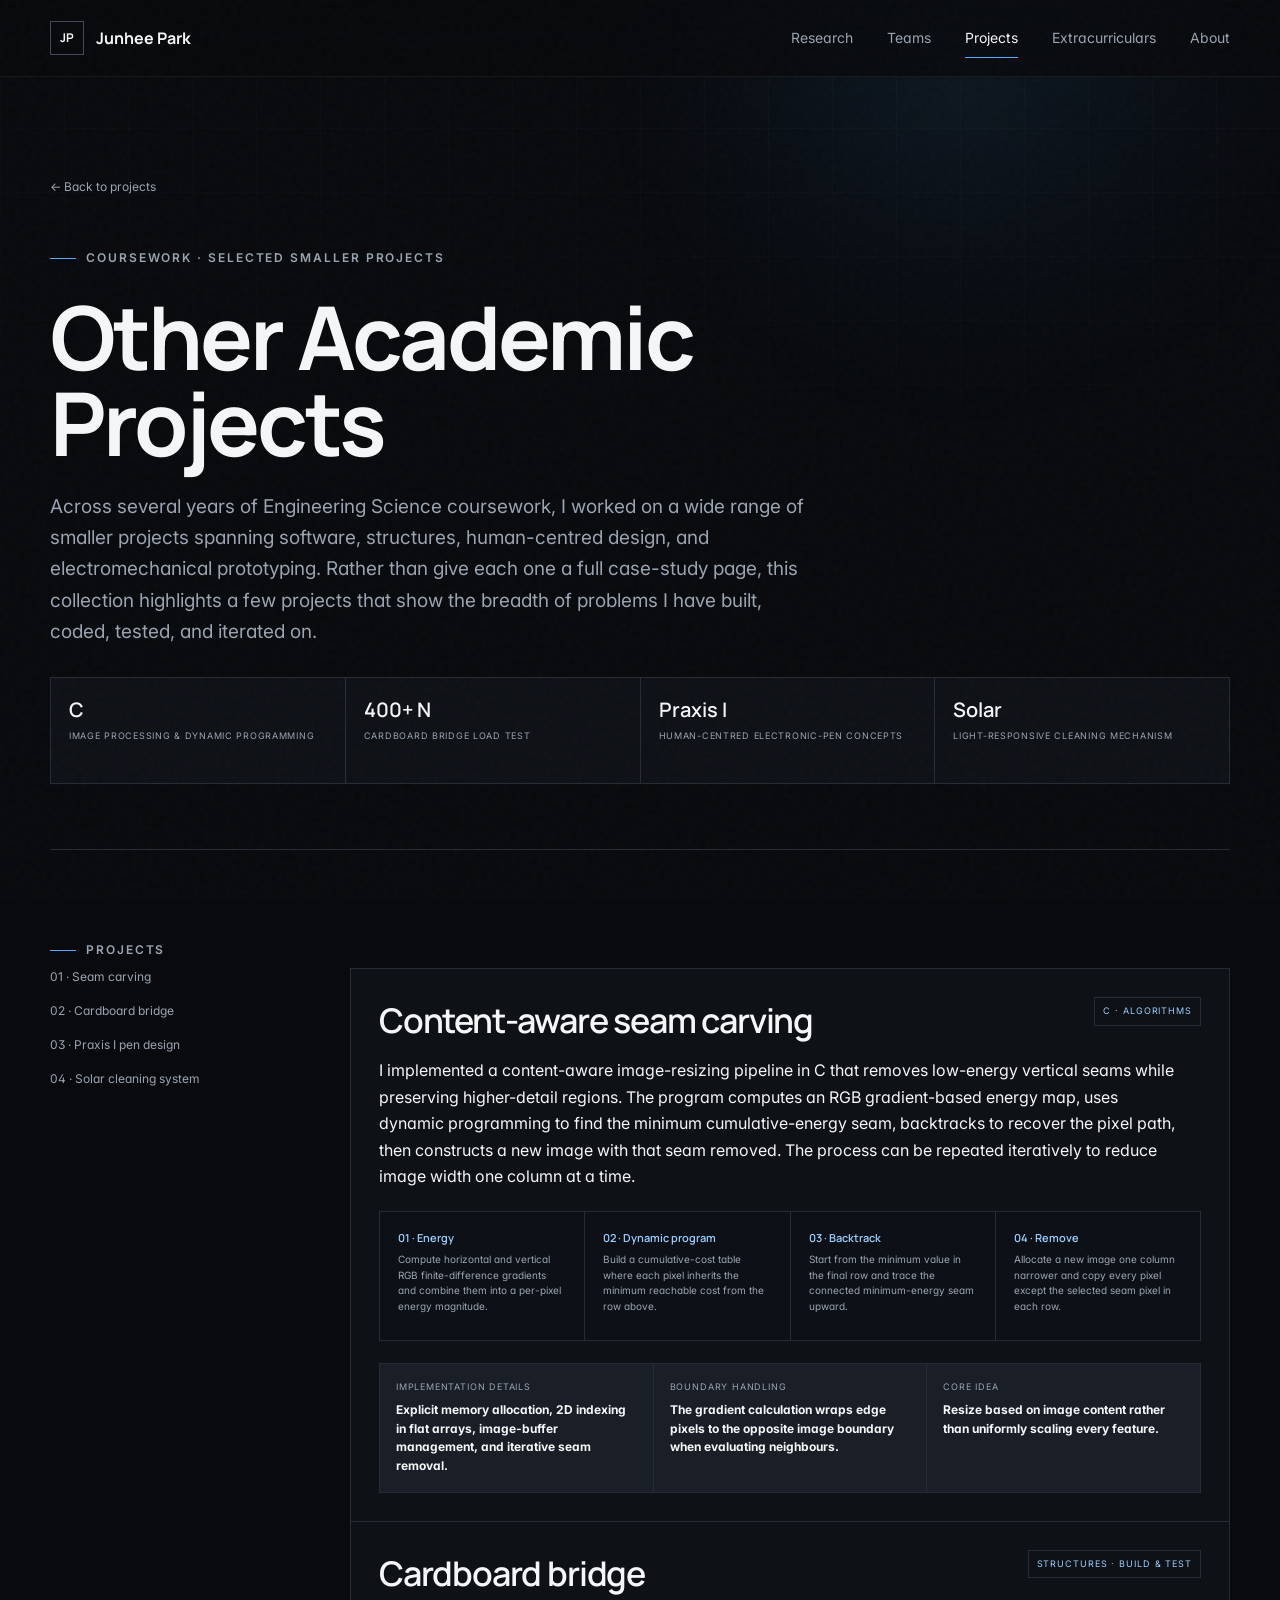
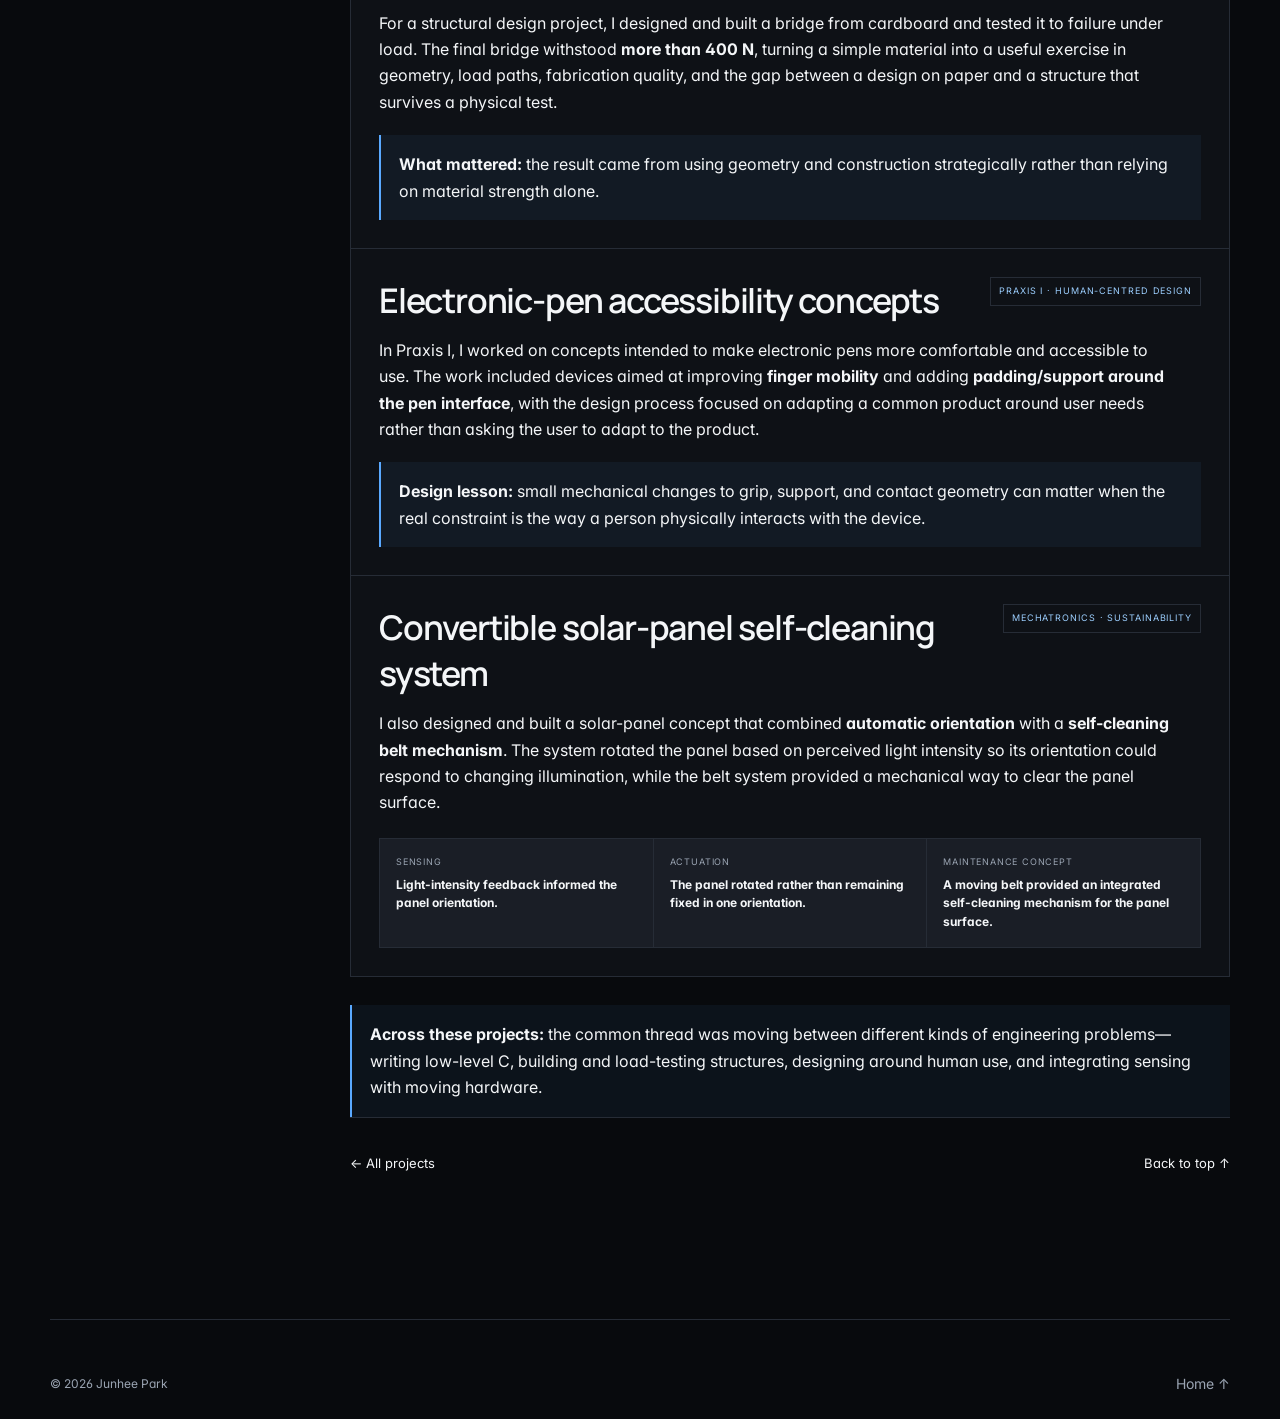
<file: projects/other-projects.html>
<!DOCTYPE html>
<html lang="en">
<head>
  <meta charset="UTF-8" />
  <meta name="viewport" content="width=device-width, initial-scale=1.0" />
  <meta name="description" content="Selected academic engineering projects by Junhee Park spanning algorithms, structures, human-centred design, and mechatronics." />
  <title>Other Academic Projects | Junhee Park</title>
  <link rel="preconnect" href="https://fonts.googleapis.com">
  <link rel="preconnect" href="https://fonts.gstatic.com" crossorigin>
  <link href="https://fonts.googleapis.com/css2?family=Inter:wght@400;500;600;700&family=Manrope:wght@500;600;700&display=swap" rel="stylesheet">
  <link rel="stylesheet" href="../style.css" />
  <script src="../script.js" defer></script>
  <style>
    .other-page .project-copy{max-width:940px}
    .project-list{display:grid;gap:1px;background:var(--line);border:1px solid var(--line);margin:28px 0}
    .mini-project{background:var(--surface);padding:28px}
    .mini-head{display:flex;justify-content:space-between;gap:20px;align-items:flex-start;margin-bottom:14px}
    .mini-head h2{margin:0;font:600 clamp(24px,3vw,34px) Manrope,sans-serif;letter-spacing:-.035em;color:var(--text)}
    .mini-tag{flex:0 0 auto;border:1px solid var(--line);padding:6px 8px;font-size:9px;letter-spacing:.1em;text-transform:uppercase;color:var(--blue-soft)}
    .mini-project p{max-width:800px}
    .detail-grid{display:grid;grid-template-columns:repeat(3,1fr);gap:1px;background:var(--line);border:1px solid var(--line);margin-top:22px}
    .detail-grid>div{background:rgba(14,17,22,.5);padding:16px}
    .detail-grid small{display:block;color:var(--muted);font-size:9px;letter-spacing:.09em;text-transform:uppercase;margin-bottom:6px}
    .detail-grid strong{display:block;color:var(--text);font-size:12px;line-height:1.55}
    .code-flow{display:grid;grid-template-columns:repeat(4,1fr);gap:1px;background:var(--line);border:1px solid var(--line);margin-top:22px}
    .code-flow>div{background:#0d1117;padding:18px;min-height:128px}
    .code-flow span{display:block;color:var(--blue-soft);font:600 11px Manrope,sans-serif;margin-bottom:7px}
    .code-flow p{font-size:10px!important;line-height:1.55!important;color:var(--muted)!important;margin:0!important}
    .outcome{border-left:2px solid var(--blue);background:rgba(90,169,255,.06);padding:16px 18px;margin-top:20px}
    .outcome p{margin:0!important}
    .summary-grid{display:grid;grid-template-columns:repeat(4,1fr);gap:1px;background:var(--line);border:1px solid var(--line);margin:30px 0 0}
    .summary-grid>div{background:var(--surface);padding:18px;min-height:105px}
    .summary-grid strong{display:block;font:600 20px Manrope,sans-serif;color:var(--text)}
    .summary-grid span{display:block;margin-top:6px;color:var(--muted);font-size:9px;line-height:1.45;text-transform:uppercase;letter-spacing:.08em}
    @media(max-width:760px){.summary-grid,.code-flow,.detail-grid{grid-template-columns:1fr 1fr}}
    @media(max-width:560px){.summary-grid,.code-flow,.detail-grid{grid-template-columns:1fr}.mini-head{display:block}.mini-tag{display:inline-block;margin-top:10px}}
  </style>
</head>
<body class="project-page other-page" id="top">
  <div class="scroll-progress" aria-hidden="true"></div>
  <header class="site-header">
    <nav class="nav container" aria-label="Main navigation">
      <a class="brand" href="../index.html"><span class="brand-mark">JP</span><span>Junhee Park</span></a>
      <button class="nav-toggle" aria-label="Open navigation" aria-expanded="false"><span></span><span></span></button>
      <div class="nav-links"><a href="../research.html">Research</a><a href="../teams.html">Teams</a><a class="active" href="../engineering-projects.html">Projects</a><a href="../extracurriculars.html">Extracurriculars</a><a href="../index.html#about">About</a></div>
    </nav>
  </header>

  <main>
    <section class="project-hero container reveal">
      <a class="project-breadcrumb" href="../engineering-projects.html">← Back to projects</a>
      <p class="eyebrow" style="margin-top:50px"><span></span>Coursework · Selected smaller projects</p>
      <h1>Other Academic Projects</h1>
      <p class="project-summary">Across several years of Engineering Science coursework, I worked on a wide range of smaller projects spanning software, structures, human-centred design, and electromechanical prototyping. Rather than give each one a full case-study page, this collection highlights a few projects that show the breadth of problems I have built, coded, tested, and iterated on.</p>

      <div class="summary-grid" aria-label="Project areas">
        <div><strong>C</strong><span>Image processing &amp; dynamic programming</span></div>
        <div><strong>400+ N</strong><span>Cardboard bridge load test</span></div>
        <div><strong>Praxis I</strong><span>Human-centred electronic-pen concepts</span></div>
        <div><strong>Solar</strong><span>Light-responsive cleaning mechanism</span></div>
      </div>
    </section>

    <div class="project-body container">
      <aside class="project-sidebar">
        <p class="eyebrow"><span></span>Projects</p>
        <a href="#seam">01 · Seam carving</a>
        <a href="#bridge">02 · Cardboard bridge</a>
        <a href="#praxis1">03 · Praxis I pen design</a>
        <a href="#solar">04 · Solar cleaning system</a>
      </aside>

      <article class="project-copy">
        <div class="project-list">
          <section class="mini-project reveal" id="seam">
            <div class="mini-head"><h2>Content-aware seam carving</h2><span class="mini-tag">C · Algorithms</span></div>
            <p>I implemented a content-aware image-resizing pipeline in C that removes low-energy vertical seams while preserving higher-detail regions. The program computes an RGB gradient-based energy map, uses dynamic programming to find the minimum cumulative-energy seam, backtracks to recover the pixel path, then constructs a new image with that seam removed. The process can be repeated iteratively to reduce image width one column at a time.</p>

            <div class="code-flow" aria-label="Seam carving algorithm">
              <div><span>01 · Energy</span><p>Compute horizontal and vertical RGB finite-difference gradients and combine them into a per-pixel energy magnitude.</p></div>
              <div><span>02 · Dynamic program</span><p>Build a cumulative-cost table where each pixel inherits the minimum reachable cost from the row above.</p></div>
              <div><span>03 · Backtrack</span><p>Start from the minimum value in the final row and trace the connected minimum-energy seam upward.</p></div>
              <div><span>04 · Remove</span><p>Allocate a new image one column narrower and copy every pixel except the selected seam pixel in each row.</p></div>
            </div>

            <div class="detail-grid">
              <div><small>Implementation details</small><strong>Explicit memory allocation, 2D indexing in flat arrays, image-buffer management, and iterative seam removal.</strong></div>
              <div><small>Boundary handling</small><strong>The gradient calculation wraps edge pixels to the opposite image boundary when evaluating neighbours.</strong></div>
              <div><small>Core idea</small><strong>Resize based on image content rather than uniformly scaling every feature.</strong></div>
            </div>
          </section>

          <section class="mini-project reveal" id="bridge">
            <div class="mini-head"><h2>Cardboard bridge</h2><span class="mini-tag">Structures · Build &amp; test</span></div>
            <p>For a structural design project, I designed and built a bridge from cardboard and tested it to failure under load. The final bridge withstood <strong>more than 400 N</strong>, turning a simple material into a useful exercise in geometry, load paths, fabrication quality, and the gap between a design on paper and a structure that survives a physical test.</p>
            <div class="outcome"><p><strong>What mattered:</strong> the result came from using geometry and construction strategically rather than relying on material strength alone.</p></div>
          </section>

          <section class="mini-project reveal" id="praxis1">
            <div class="mini-head"><h2>Electronic-pen accessibility concepts</h2><span class="mini-tag">Praxis I · Human-centred design</span></div>
            <p>In Praxis I, I worked on concepts intended to make electronic pens more comfortable and accessible to use. The work included devices aimed at improving <strong>finger mobility</strong> and adding <strong>padding/support around the pen interface</strong>, with the design process focused on adapting a common product around user needs rather than asking the user to adapt to the product.</p>
            <div class="outcome"><p><strong>Design lesson:</strong> small mechanical changes to grip, support, and contact geometry can matter when the real constraint is the way a person physically interacts with the device.</p></div>
          </section>

          <section class="mini-project reveal" id="solar">
            <div class="mini-head"><h2>Convertible solar-panel self-cleaning system</h2><span class="mini-tag">Mechatronics · Sustainability</span></div>
            <p>I also designed and built a solar-panel concept that combined <strong>automatic orientation</strong> with a <strong>self-cleaning belt mechanism</strong>. The system rotated the panel based on perceived light intensity so its orientation could respond to changing illumination, while the belt system provided a mechanical way to clear the panel surface.</p>
            <div class="detail-grid">
              <div><small>Sensing</small><strong>Light-intensity feedback informed the panel orientation.</strong></div>
              <div><small>Actuation</small><strong>The panel rotated rather than remaining fixed in one orientation.</strong></div>
              <div><small>Maintenance concept</small><strong>A moving belt provided an integrated self-cleaning mechanism for the panel surface.</strong></div>
            </div>
          </section>
        </div>

        <div class="outcome"><p><strong>Across these projects:</strong> the common thread was moving between different kinds of engineering problems—writing low-level C, building and load-testing structures, designing around human use, and integrating sensing with moving hardware.</p></div>

        <nav class="project-nav"><a href="../engineering-projects.html">← All projects</a><a href="#top">Back to top ↑</a></nav>
      </article>
    </div>
  </main>

  <footer class="footer container"><span>© <span id="year"></span> Junhee Park</span><a href="../index.html">Home ↑</a></footer>
</body>
</html>
</file>
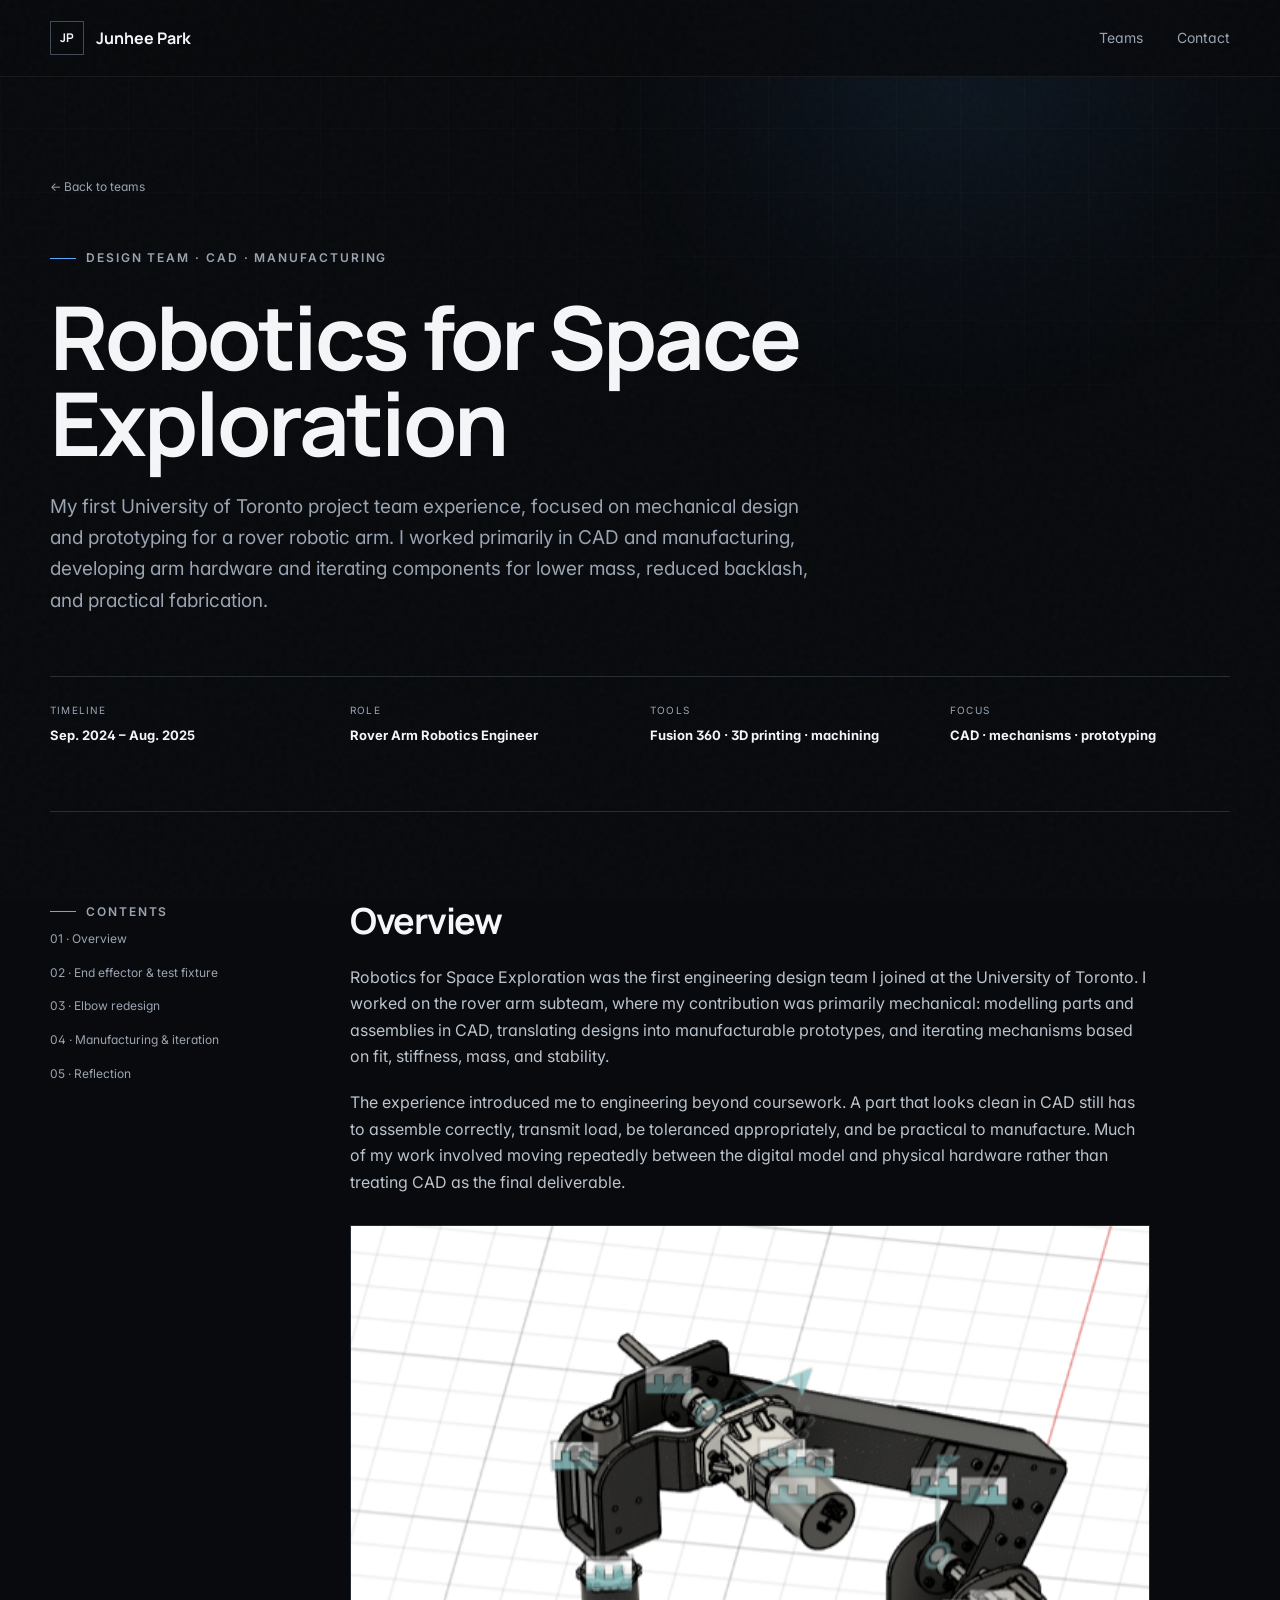
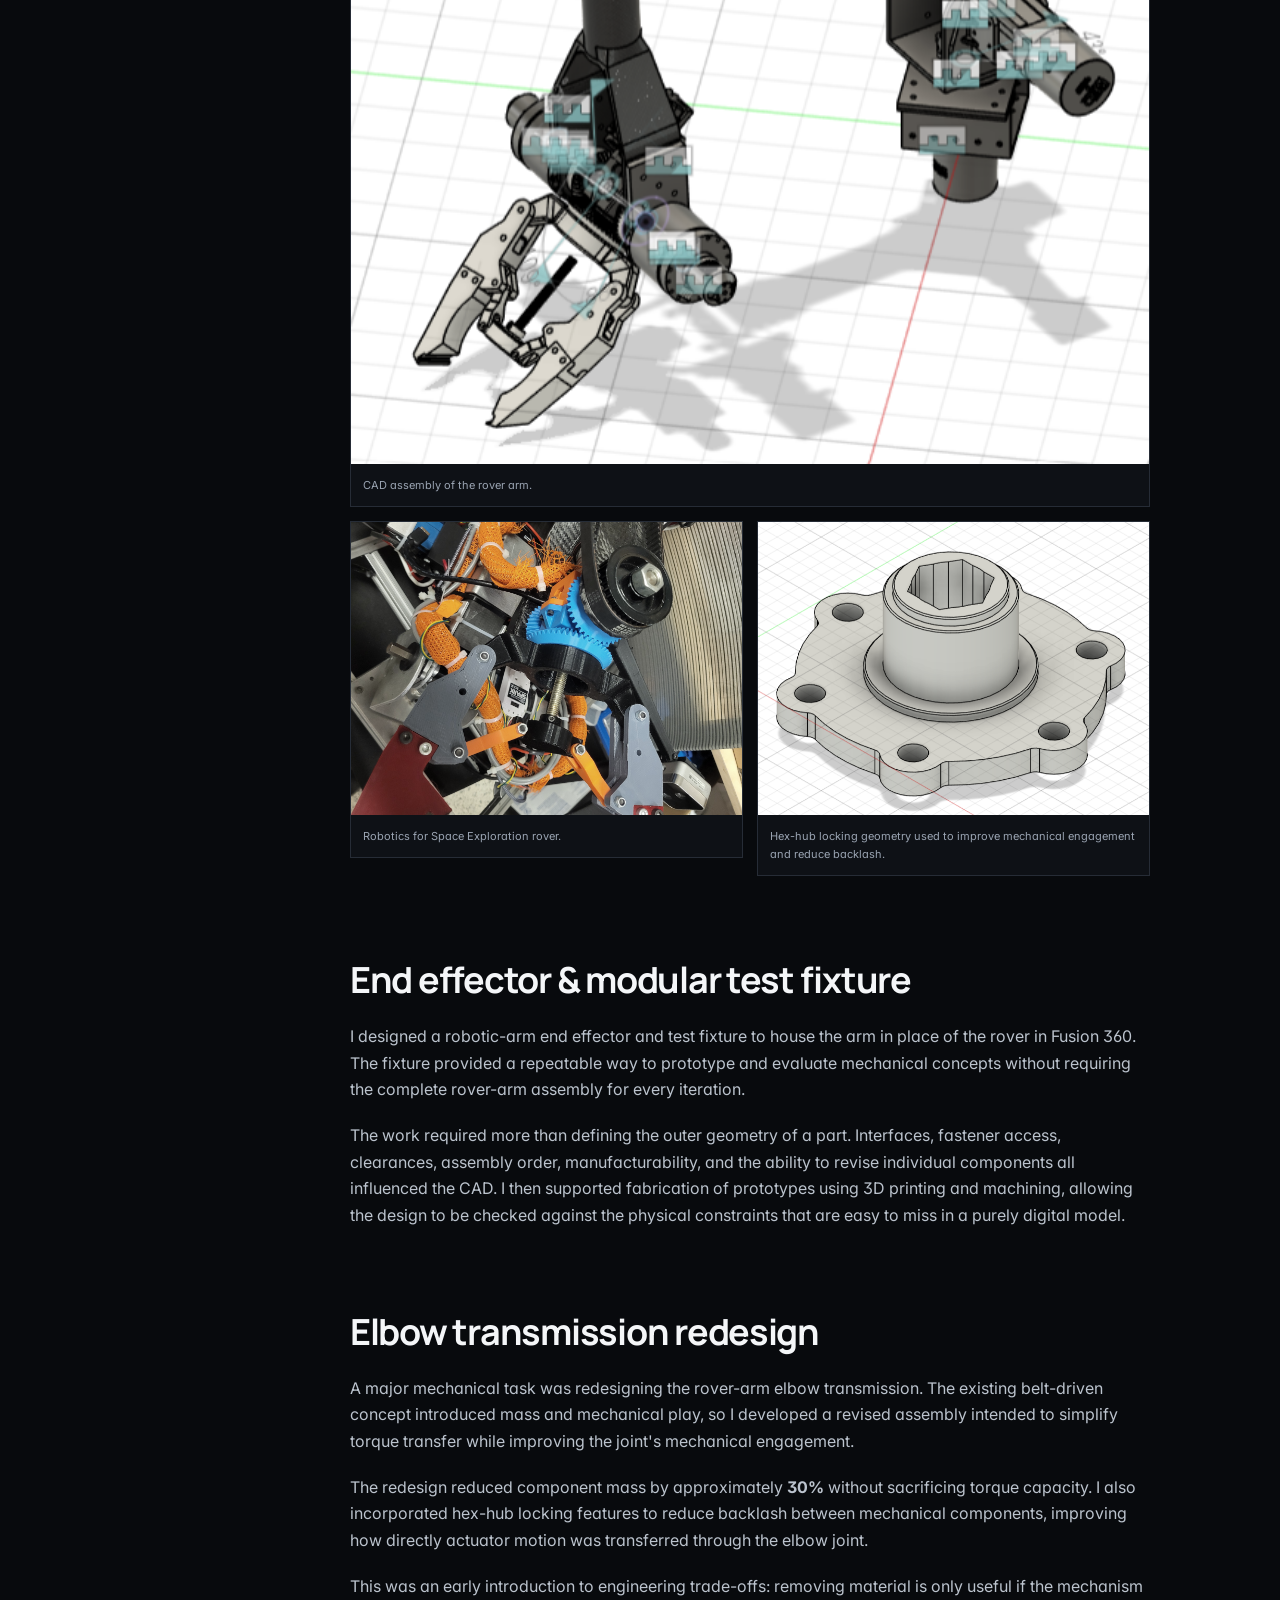
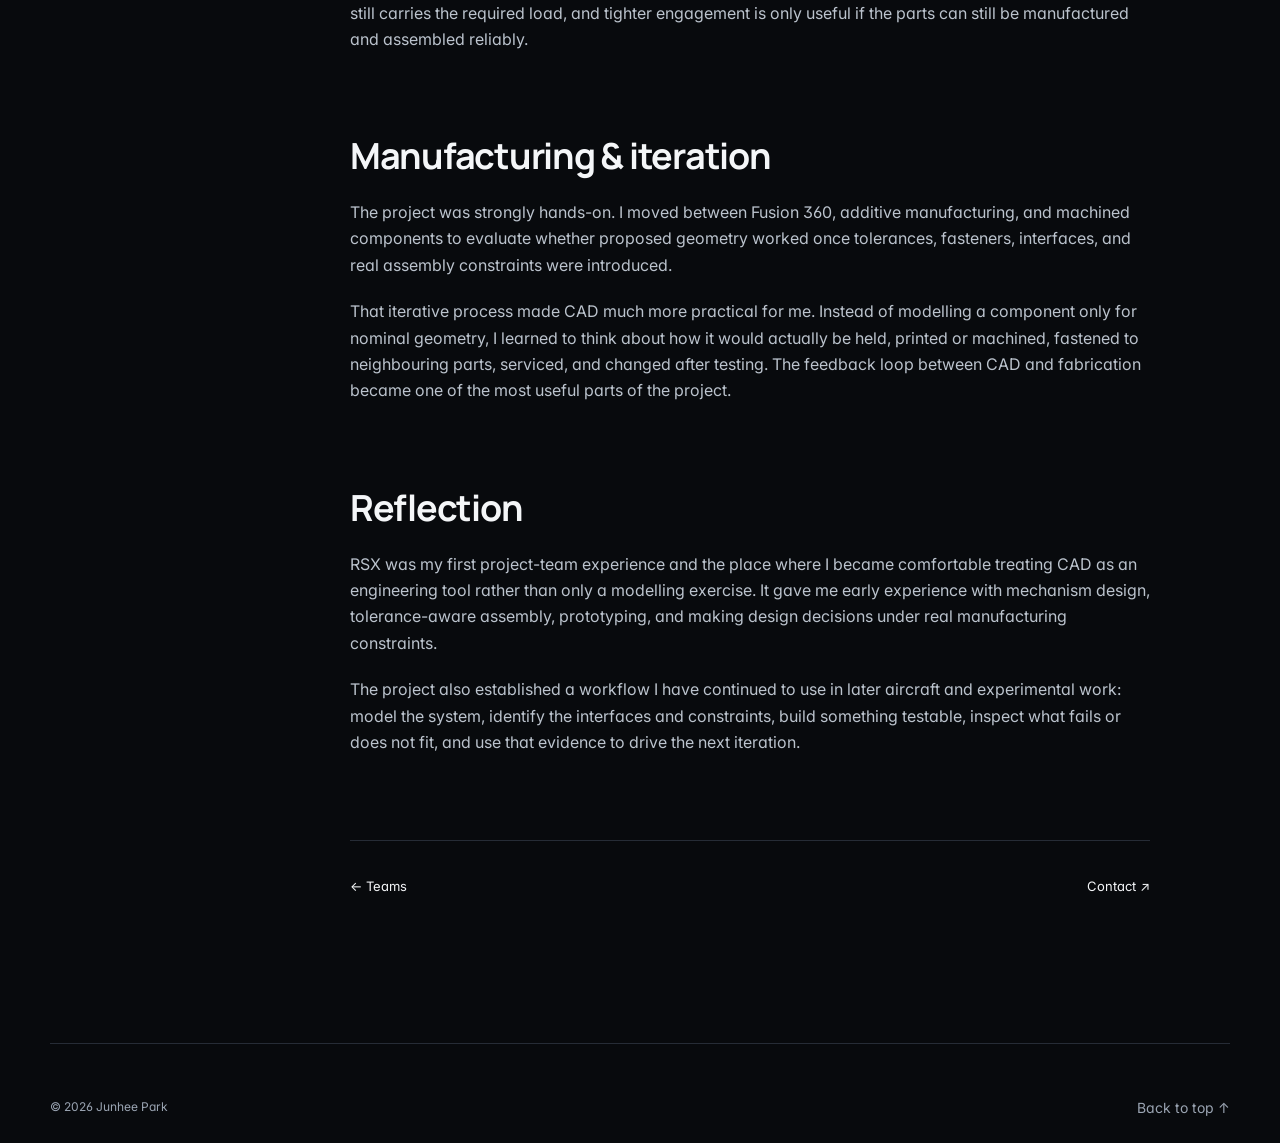
<file: projects/RSX.html>
<!DOCTYPE html>
<html lang="en">
<head>
  <meta charset="UTF-8" />
  <meta name="viewport" content="width=device-width, initial-scale=1.0" />
  <meta name="description" content="Robotics for Space Exploration rover-arm CAD and manufacturing work by Junhee Park" />
  <title>Robotics for Space Exploration | Junhee Park</title>
  <link rel="preconnect" href="https://fonts.googleapis.com">
  <link rel="preconnect" href="https://fonts.gstatic.com" crossorigin>
  <link href="https://fonts.googleapis.com/css2?family=Inter:wght@400;500;600;700&family=Manrope:wght@500;600;700&display=swap" rel="stylesheet">
  <link rel="stylesheet" href="../style.css" />
  <style>
    .rsx-gallery{grid-template-columns:repeat(2,minmax(0,1fr));align-items:start}
    .rsx-gallery .rsx-cad{grid-column:1/-1}
    .rsx-gallery .rsx-cad img{width:100%;height:auto;aspect-ratio:auto;object-fit:contain;background:#fff}
    @media(max-width:650px){.rsx-gallery{grid-template-columns:1fr}.rsx-gallery .rsx-cad{grid-column:auto}}
  </style>
  <script src="../script.js" defer></script>
</head>
<body class="project-page" id="top">
  <div class="scroll-progress" aria-hidden="true"></div>
  <header class="site-header">
    <nav class="nav container">
      <a class="brand" href="../index.html"><span class="brand-mark">JP</span><span>Junhee Park</span></a>
      <button class="nav-toggle" aria-label="Open navigation" aria-expanded="false"><span></span><span></span></button>
      <div class="nav-links"><a href="../teams.html">Teams</a><a href="../index.html#about">Contact</a></div>
    </nav>
  </header>

  <main>
    <section class="project-hero container reveal">
      <a class="project-breadcrumb" href="../teams.html">← Back to teams</a>
      <p class="eyebrow" style="margin-top:50px"><span></span>Design team · CAD · Manufacturing</p>
      <h1>Robotics for Space Exploration</h1>
      <p class="project-summary">My first University of Toronto project team experience, focused on mechanical design and prototyping for a rover robotic arm. I worked primarily in CAD and manufacturing, developing arm hardware and iterating components for lower mass, reduced backlash, and practical fabrication.</p>
      <div class="project-facts">
        <div><span>Timeline</span><strong>Sep. 2024 – Aug. 2025</strong></div>
        <div><span>Role</span><strong>Rover Arm Robotics Engineer</strong></div>
        <div><span>Tools</span><strong>Fusion 360 · 3D printing · machining</strong></div>
        <div><span>Focus</span><strong>CAD · mechanisms · prototyping</strong></div>
      </div>
    </section>

    <div class="project-body container">
      <aside class="project-sidebar">
        <p class="eyebrow"><span></span>Contents</p>
        <a href="#overview">01 · Overview</a>
        <a href="#end-effector">02 · End effector & test fixture</a>
        <a href="#elbow">03 · Elbow redesign</a>
        <a href="#manufacturing">04 · Manufacturing & iteration</a>
        <a href="#reflection">05 · Reflection</a>
      </aside>

      <article class="project-copy">
        <section class="content-block reveal" id="overview">
          <h2>Overview</h2>
          <p>Robotics for Space Exploration was the first engineering design team I joined at the University of Toronto. I worked on the rover arm subteam, where my contribution was primarily mechanical: modelling parts and assemblies in CAD, translating designs into manufacturable prototypes, and iterating mechanisms based on fit, stiffness, mass, and stability.</p>
          <p>The experience introduced me to engineering beyond coursework. A part that looks clean in CAD still has to assemble correctly, transmit load, be toleranced appropriately, and be practical to manufacture. Much of my work involved moving repeatedly between the digital model and physical hardware rather than treating CAD as the final deliverable.</p>

          <div class="project-gallery rsx-gallery">
            <figure class="rsx-cad"><img src="../images/RSXArm.png" alt="CAD assembly of the Robotics for Space Exploration rover arm." loading="lazy"><figcaption>CAD assembly of the rover arm.</figcaption></figure>
            <figure><img src="../images/RSXArmR.jpg" alt="Robotics for Space Exploration rover." loading="lazy"><figcaption>Robotics for Space Exploration rover.</figcaption></figure>
            <figure><img src="../images/RSXHexHub.png" alt="Hex-hub mechanical component developed for the rover arm." loading="lazy"><figcaption>Hex-hub locking geometry used to improve mechanical engagement and reduce backlash.</figcaption></figure>
          </div>
        </section>

        <section class="content-block reveal" id="end-effector">
          <h2>End effector & modular test fixture</h2>
          <p>I designed a robotic-arm end effector and test fixture to house the arm in place of the rover in Fusion 360. The fixture provided a repeatable way to prototype and evaluate mechanical concepts without requiring the complete rover-arm assembly for every iteration.</p>
          <p>The work required more than defining the outer geometry of a part. Interfaces, fastener access, clearances, assembly order, manufacturability, and the ability to revise individual components all influenced the CAD. I then supported fabrication of prototypes using 3D printing and machining, allowing the design to be checked against the physical constraints that are easy to miss in a purely digital model.</p>
        </section>

        <section class="content-block reveal" id="elbow">
          <h2>Elbow transmission redesign</h2>
          <p>A major mechanical task was redesigning the rover-arm elbow transmission. The existing belt-driven concept introduced mass and mechanical play, so I developed a revised assembly intended to simplify torque transfer while improving the joint's mechanical engagement.</p>
          <p>The redesign reduced component mass by approximately <strong>30%</strong> without sacrificing torque capacity. I also incorporated hex-hub locking features to reduce backlash between mechanical components, improving how directly actuator motion was transferred through the elbow joint.</p>
          <p>This was an early introduction to engineering trade-offs: removing material is only useful if the mechanism still carries the required load, and tighter engagement is only useful if the parts can still be manufactured and assembled reliably.</p>
        </section>

        <section class="content-block reveal" id="manufacturing">
          <h2>Manufacturing & iteration</h2>
          <p>The project was strongly hands-on. I moved between Fusion 360, additive manufacturing, and machined components to evaluate whether proposed geometry worked once tolerances, fasteners, interfaces, and real assembly constraints were introduced.</p>
          <p>That iterative process made CAD much more practical for me. Instead of modelling a component only for nominal geometry, I learned to think about how it would actually be held, printed or machined, fastened to neighbouring parts, serviced, and changed after testing. The feedback loop between CAD and fabrication became one of the most useful parts of the project.</p>
        </section>

        <section class="content-block reveal" id="reflection">
          <h2>Reflection</h2>
          <p>RSX was my first project-team experience and the place where I became comfortable treating CAD as an engineering tool rather than only a modelling exercise. It gave me early experience with mechanism design, tolerance-aware assembly, prototyping, and making design decisions under real manufacturing constraints.</p>
          <p>The project also established a workflow I have continued to use in later aircraft and experimental work: model the system, identify the interfaces and constraints, build something testable, inspect what fails or does not fit, and use that evidence to drive the next iteration.</p>
        </section>

        <nav class="project-nav"><a href="../teams.html">← Teams</a><a href="../index.html#about">Contact ↗</a></nav>
      </article>
    </div>
  </main>

  <footer class="footer container"><span>© <span id="year"></span> Junhee Park</span><a href="#top">Back to top ↑</a></footer>
</body>
</html>
</file>
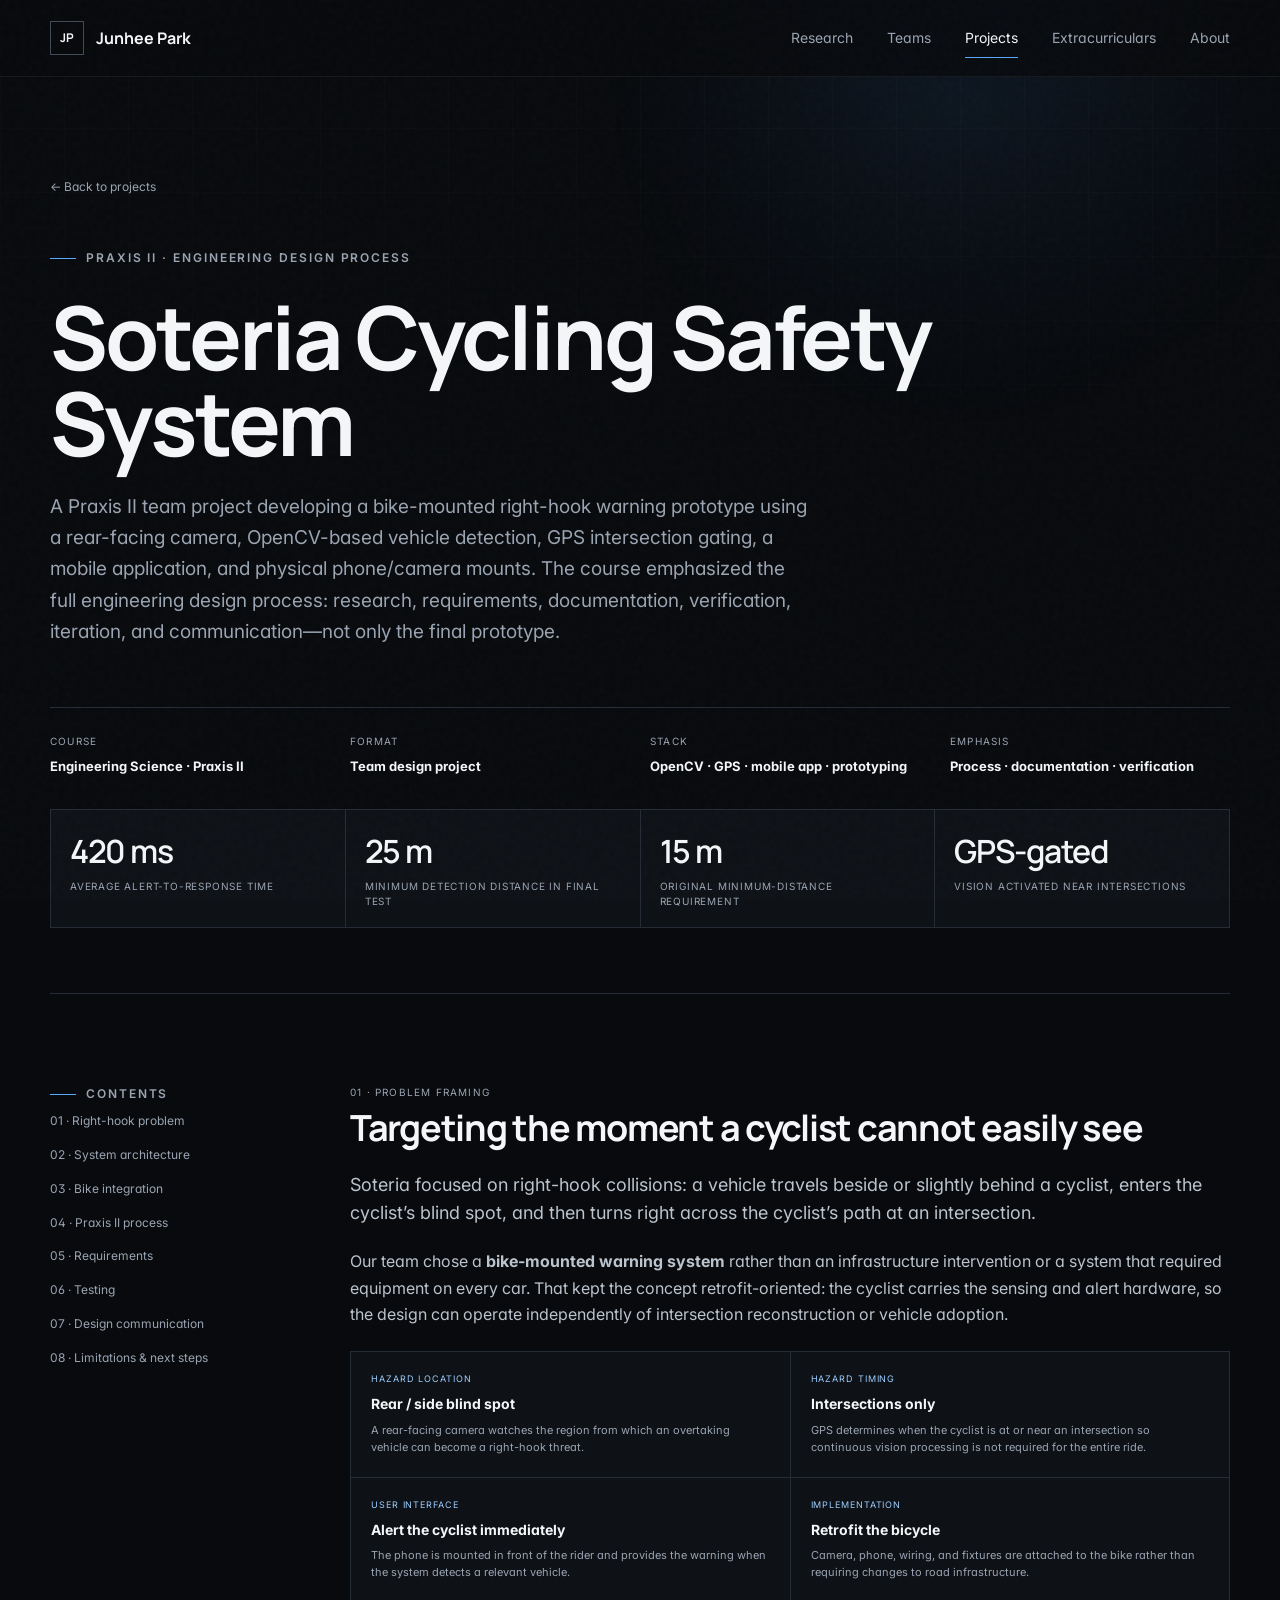
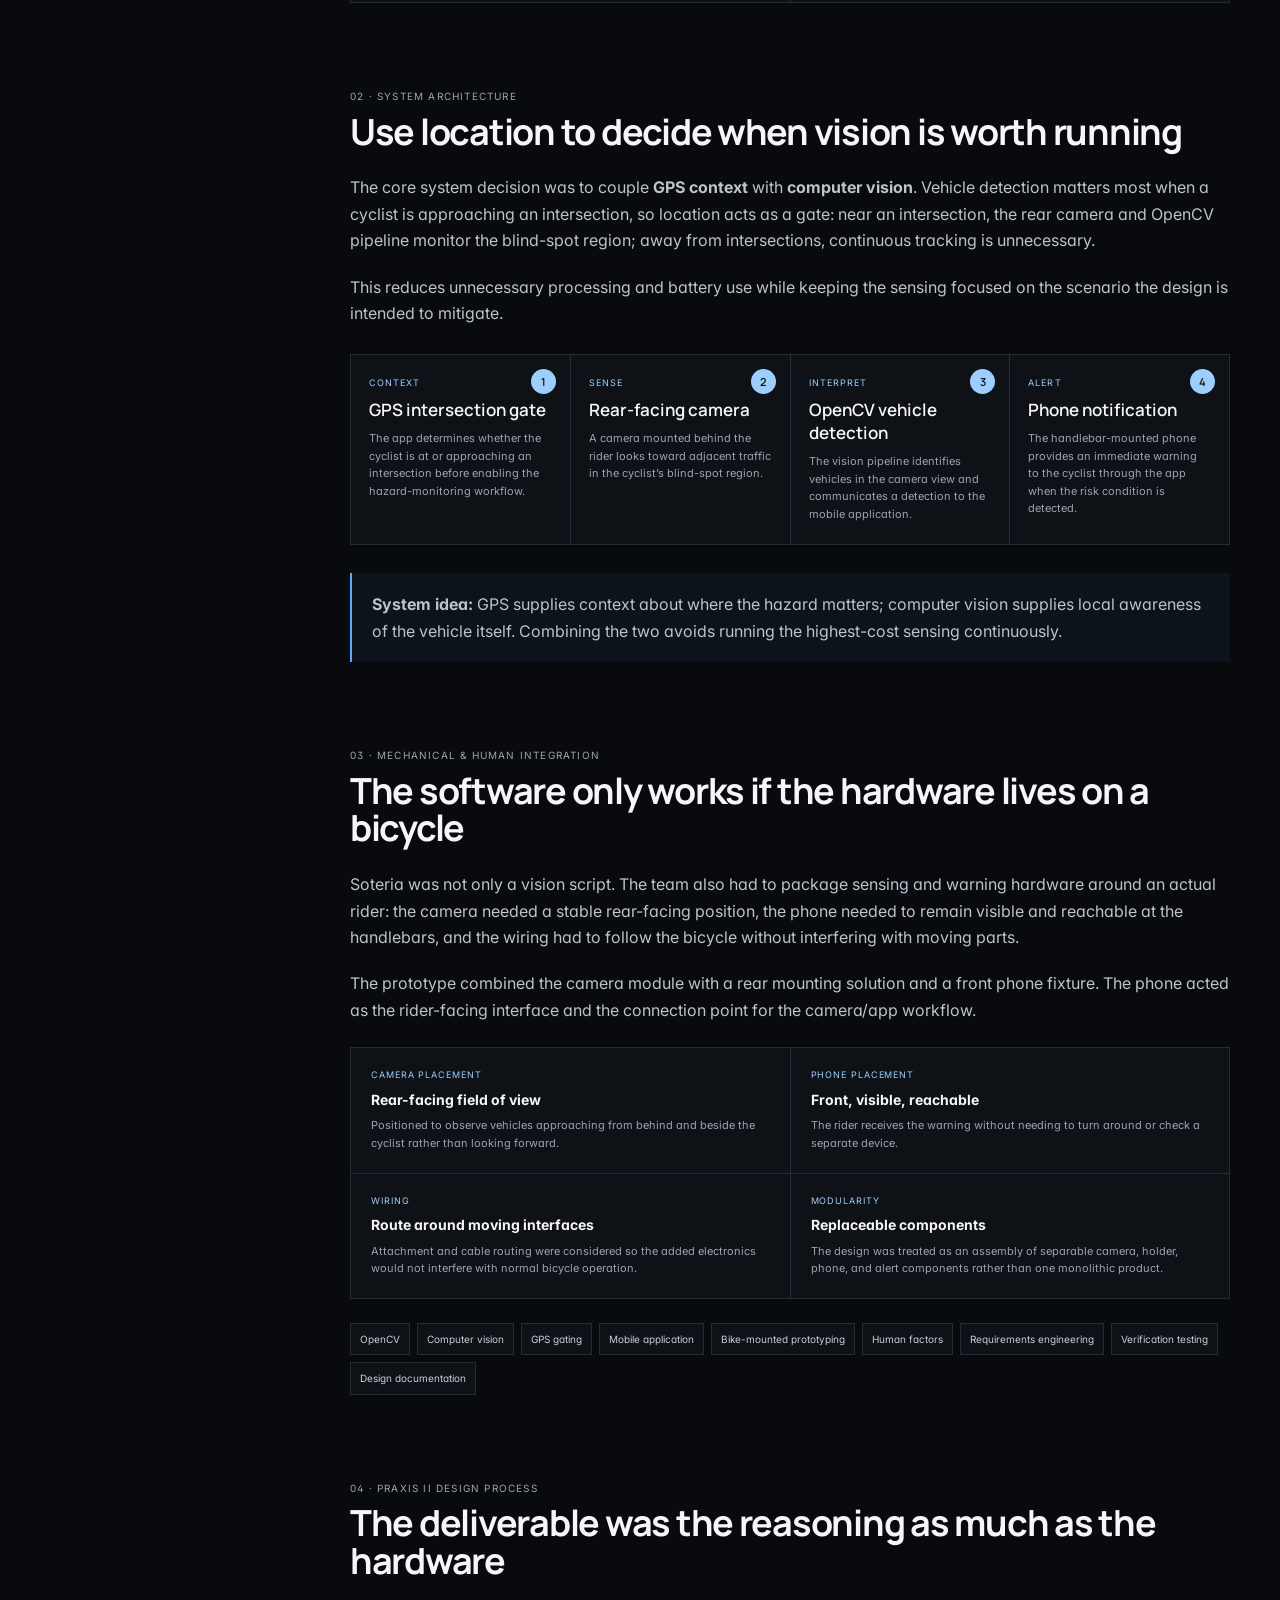
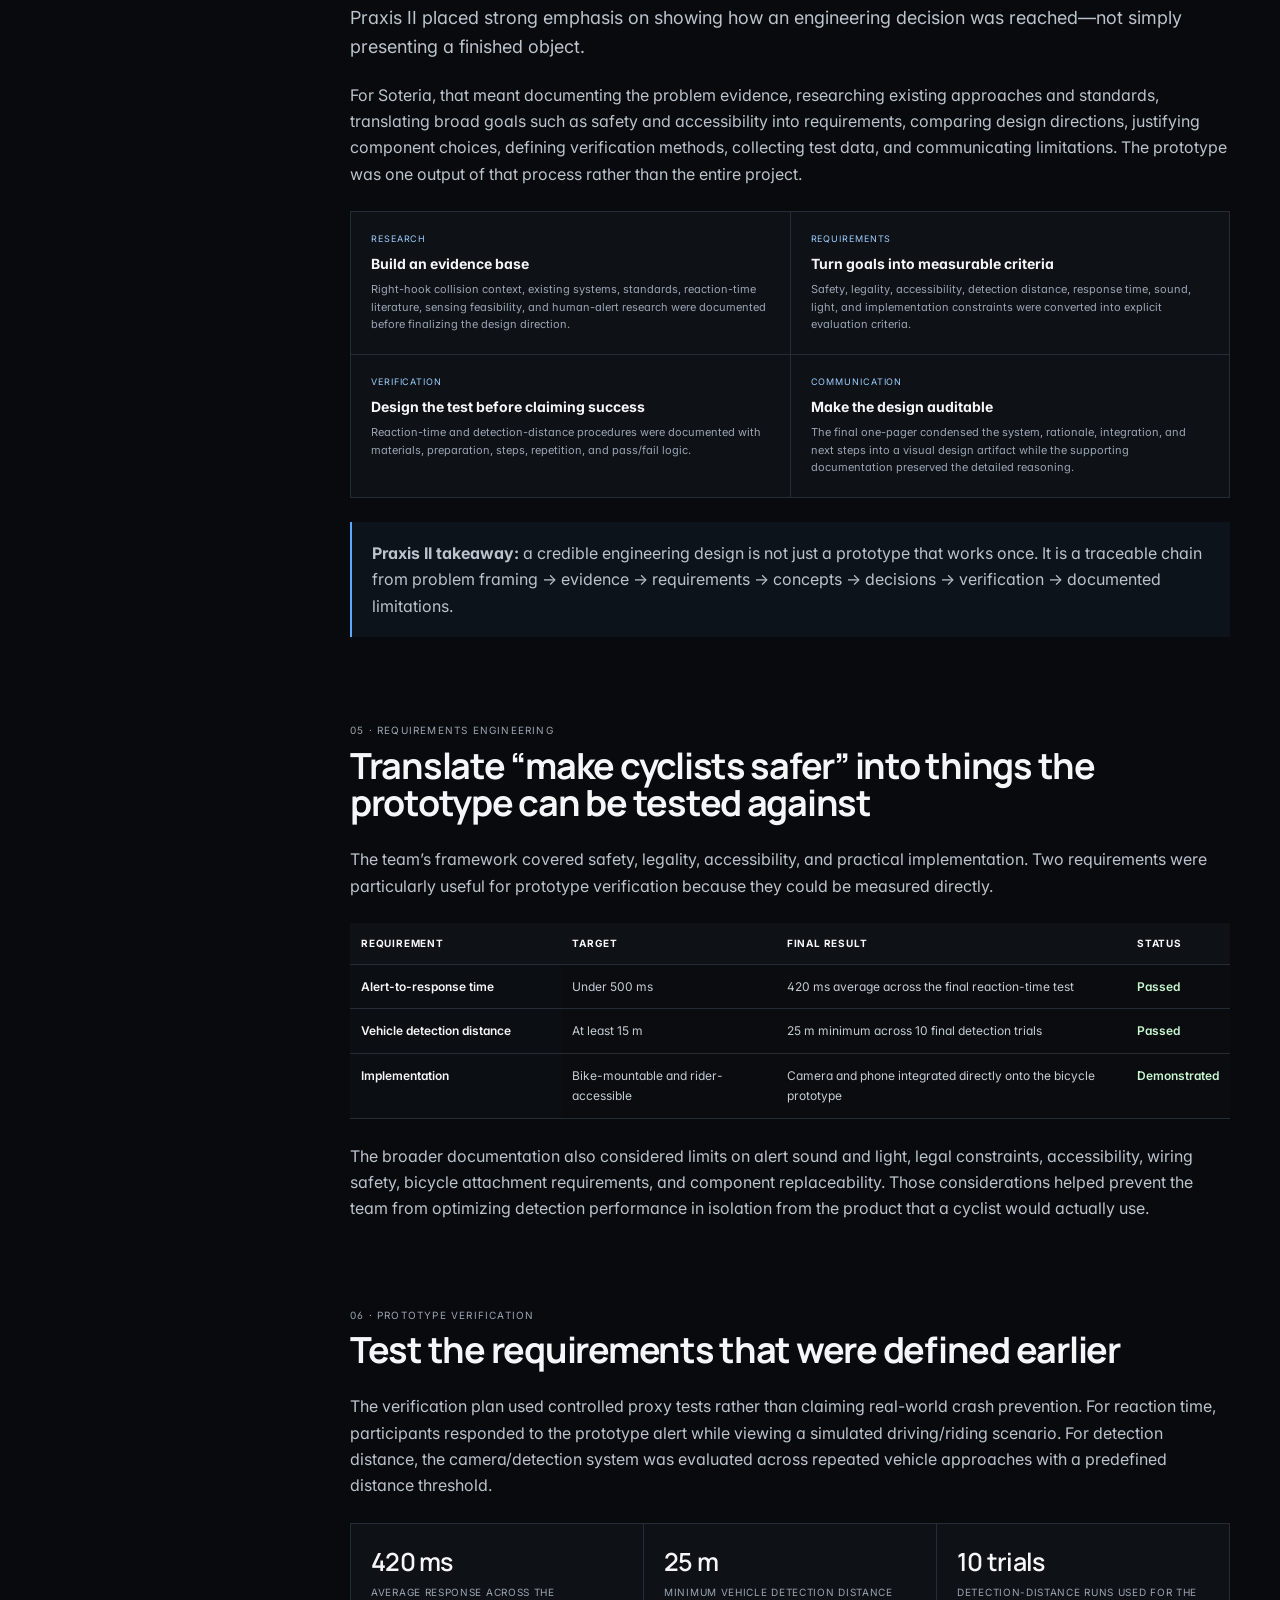
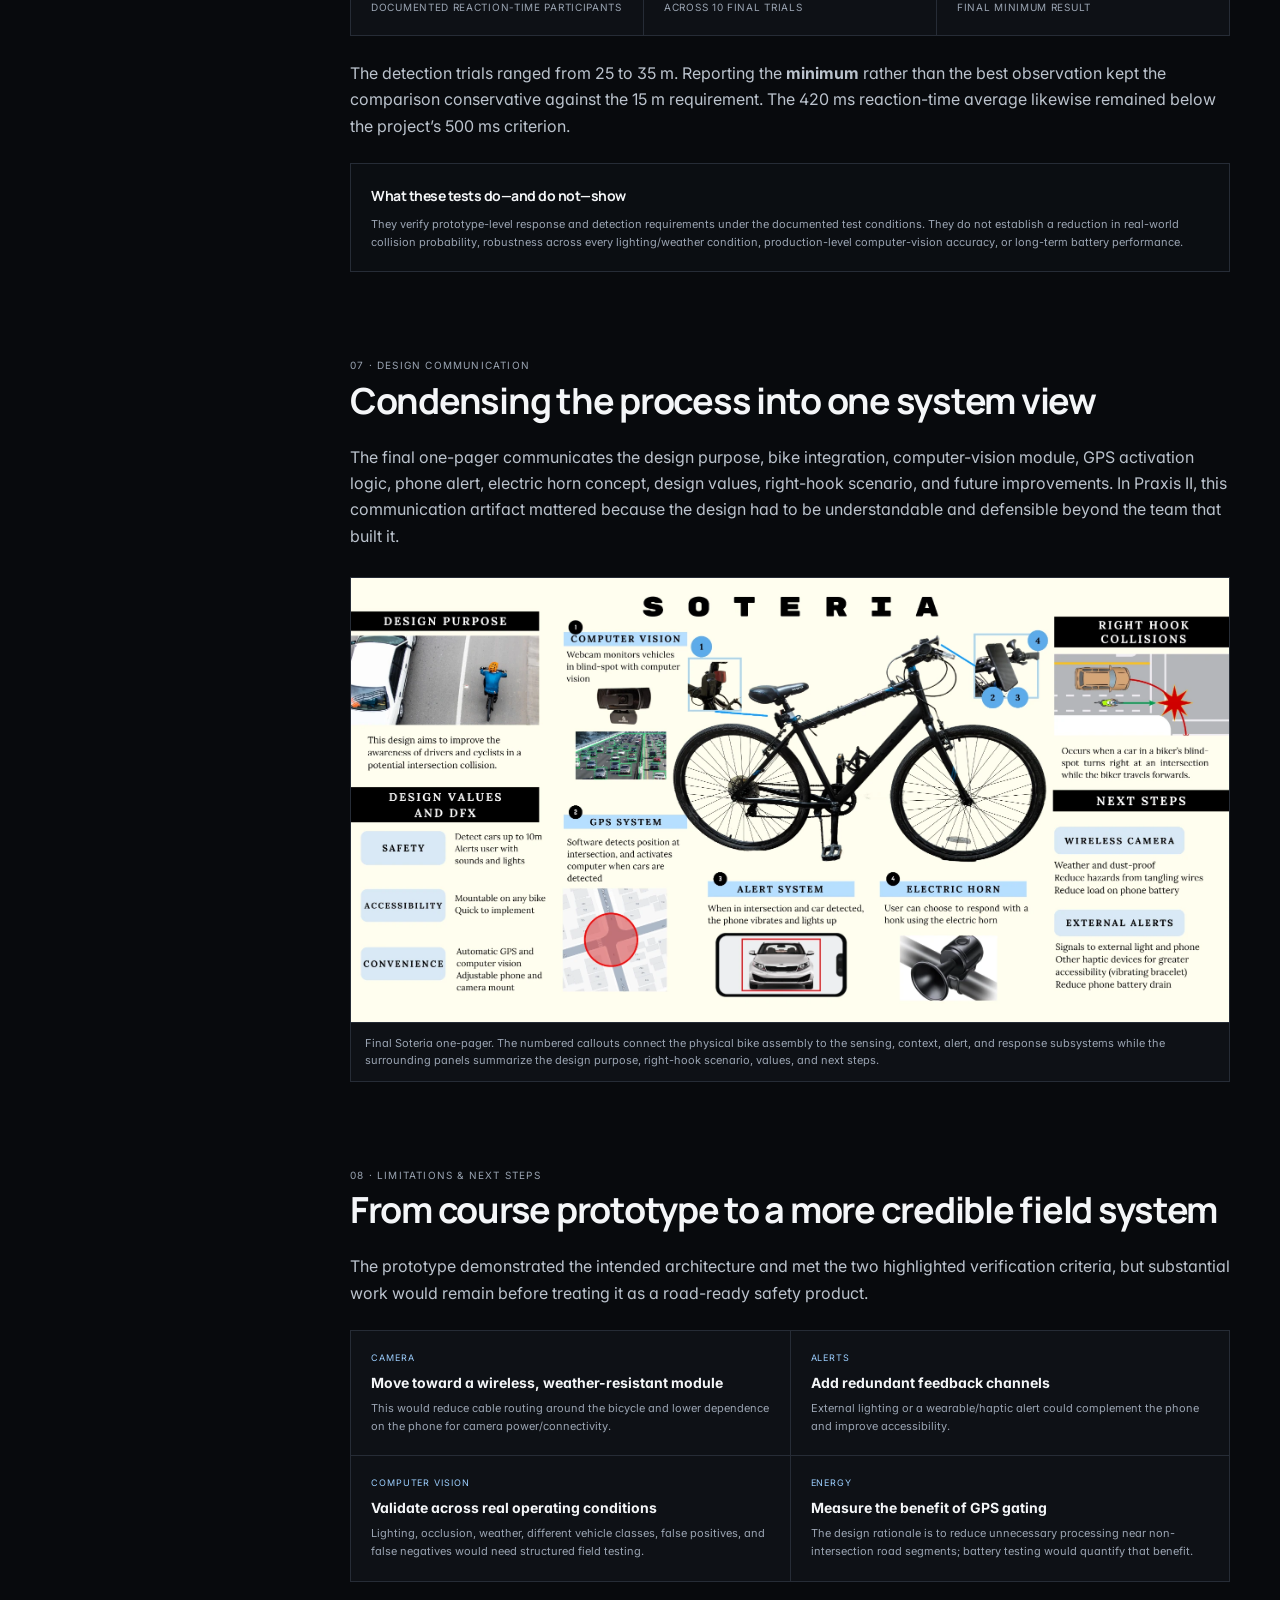
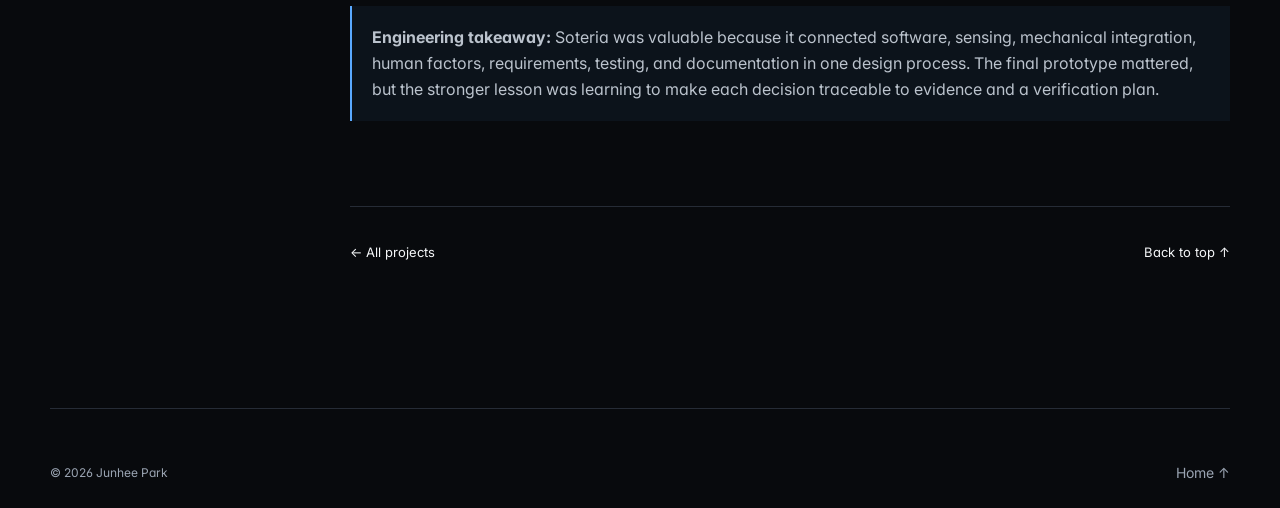
<file: projects/Soteria.html>
<!DOCTYPE html>
<html lang="en">
<head>
  <meta charset="UTF-8" />
  <meta name="viewport" content="width=device-width, initial-scale=1.0" />
  <meta name="description" content="Soteria, a University of Toronto Engineering Science Praxis II team project combining rear-facing computer vision, GPS-gated detection, mobile alerts, bike-mounted hardware, requirements engineering, testing, and design documentation to address right-hook collision risk." />
  <title>Soteria Cycling Safety System | Junhee Park</title>
  <link rel="preconnect" href="https://fonts.googleapis.com">
  <link rel="preconnect" href="https://fonts.gstatic.com" crossorigin>
  <link href="https://fonts.googleapis.com/css2?family=Inter:wght@400;500;600;700&family=Manrope:wght@500;600;700&display=swap" rel="stylesheet">
  <link rel="stylesheet" href="../style.css" />
  <script src="../script.js" defer></script>
  <style>
    .soteria-page{--soteria:#b8dcff}
    .soteria-page .project-copy{max-width:900px}
    .metric-grid{display:grid;grid-template-columns:repeat(4,1fr);gap:1px;background:var(--line);border:1px solid var(--line);margin:32px 0 0}
    .metric-grid>div{background:var(--surface);padding:19px;min-height:108px}
    .metric-grid strong{display:block;font:600 clamp(22px,2.8vw,32px) Manrope,sans-serif;letter-spacing:-.04em;color:var(--text)}
    .metric-grid span{display:block;margin-top:6px;color:var(--muted);font-size:10px;line-height:1.45;text-transform:uppercase;letter-spacing:.08em}
    .system-flow{display:grid;grid-template-columns:repeat(4,1fr);gap:1px;background:var(--line);border:1px solid var(--line);margin:28px 0}
    .system-flow>div{position:relative;background:var(--surface);padding:21px 18px;min-height:180px}
    .system-flow small{display:block;color:var(--blue-soft);font-size:9px;text-transform:uppercase;letter-spacing:.12em;margin-bottom:8px}
    .system-flow strong{display:block;font:600 17px Manrope,sans-serif;color:var(--text);line-height:1.35}
    .system-flow p{font-size:11px!important;line-height:1.6!important;color:var(--muted)!important;margin:8px 0 0!important}
    .system-flow .num{position:absolute;right:14px;top:14px;font:600 11px Manrope,sans-serif;color:#111;background:var(--blue-soft);width:25px;height:25px;border-radius:50%;display:grid;place-items:center}
    .section-kicker{font-size:10px!important;text-transform:uppercase;letter-spacing:.12em;color:var(--muted)!important;margin-bottom:8px!important}
    .lede{font-size:18px!important;line-height:1.6}
    .decision-grid{display:grid;grid-template-columns:repeat(2,1fr);gap:1px;background:var(--line);border:1px solid var(--line);margin:24px 0}
    .decision-grid>div{background:var(--surface);padding:20px}
    .decision-grid small{display:block;color:var(--blue-soft);font-size:9px;text-transform:uppercase;letter-spacing:.1em;margin-bottom:7px}
    .decision-grid strong{display:block;color:var(--text);font-size:14px;line-height:1.45}
    .decision-grid span{display:block;color:var(--muted);font-size:11px;line-height:1.6;margin-top:7px}
    .test-table{width:100%;border-collapse:collapse;margin:24px 0;font-size:12px;color:#c5ccd5}
    .test-table th,.test-table td{padding:12px 11px;border-bottom:1px solid var(--line);text-align:left;vertical-align:top}
    .test-table thead th{background:var(--surface);color:var(--text);font-size:10px;text-transform:uppercase;letter-spacing:.08em}
    .test-table tbody th{width:24%;background:rgba(14,17,22,.65);color:var(--text);font-weight:600}
    .test-table td{background:rgba(14,17,22,.36)}
    .pass{color:#c7f6d0;font-weight:600}
    .result-band{display:grid;grid-template-columns:repeat(3,1fr);gap:1px;background:var(--line);border:1px solid var(--line);margin:24px 0}
    .result-band>div{background:var(--surface);padding:20px}
    .result-band strong{display:block;color:var(--text);font:600 25px Manrope,sans-serif;letter-spacing:-.03em}
    .result-band span{display:block;margin-top:6px;color:var(--muted);font-size:10px;line-height:1.5;text-transform:uppercase;letter-spacing:.07em}
    .callout{border-left:2px solid var(--blue);background:rgba(90,169,255,.06);padding:18px 20px;margin:24px 0}
    .callout p{margin:0!important}
    .one-pager{margin:28px 0;border:1px solid var(--line);background:#f9f7e9;overflow:hidden}
    .one-pager img{display:block;width:100%;height:auto}
    .one-pager figcaption{padding:12px 14px;color:var(--muted);font-size:11px;line-height:1.55;border-top:1px solid var(--line);background:var(--surface)}
    .skill-strip{display:flex;flex-wrap:wrap;gap:7px;margin:22px 0}
    .skill-strip span{border:1px solid var(--line);background:var(--surface);padding:7px 9px;font-size:10px;color:#c7ced7}
    .scope-note{border:1px solid var(--line);background:rgba(14,17,22,.6);padding:20px;margin:24px 0}
    .scope-note h3{font-size:14px;margin:0 0 8px;color:var(--text)}
    .scope-note p{font-size:11px!important;margin:0!important;color:var(--muted)!important}
    @media(max-width:800px){.metric-grid,.system-flow{grid-template-columns:1fr 1fr}}
    @media(max-width:620px){.metric-grid,.system-flow,.decision-grid,.result-band{grid-template-columns:1fr}.metric-grid>div,.system-flow>div{min-height:auto}.test-table{font-size:10px}.test-table th,.test-table td{padding:9px 7px}}
  </style>
</head>
<body class="project-page soteria-page" id="top">
  <div class="scroll-progress" aria-hidden="true"></div>
  <header class="site-header">
    <nav class="nav container" aria-label="Main navigation">
      <a class="brand" href="../index.html"><span class="brand-mark">JP</span><span>Junhee Park</span></a>
      <button class="nav-toggle" aria-label="Open navigation" aria-expanded="false"><span></span><span></span></button>
      <div class="nav-links"><a href="../research.html">Research</a><a href="../teams.html">Teams</a><a class="active" href="../engineering-projects.html">Projects</a><a href="../extracurriculars.html">Extracurriculars</a><a href="../index.html#about">About</a></div>
    </nav>
  </header>

  <main>
    <section class="project-hero container reveal">
      <a class="project-breadcrumb" href="../engineering-projects.html">← Back to projects</a>
      <p class="eyebrow" style="margin-top:50px"><span></span>Praxis II · Engineering design process</p>
      <h1>Soteria Cycling Safety System</h1>
      <p class="project-summary">A Praxis II team project developing a bike-mounted right-hook warning prototype using a rear-facing camera, OpenCV-based vehicle detection, GPS intersection gating, a mobile application, and physical phone/camera mounts. The course emphasized the full engineering design process: research, requirements, documentation, verification, iteration, and communication—not only the final prototype.</p>

      <div class="project-facts">
        <div><span>Course</span><strong>Engineering Science · Praxis II</strong></div>
        <div><span>Format</span><strong>Team design project</strong></div>
        <div><span>Stack</span><strong>OpenCV · GPS · mobile app · prototyping</strong></div>
        <div><span>Emphasis</span><strong>Process · documentation · verification</strong></div>
      </div>

      <div class="metric-grid" aria-label="Soteria prototype highlights">
        <div><strong>420 ms</strong><span>Average alert-to-response time</span></div>
        <div><strong>25 m</strong><span>Minimum detection distance in final test</span></div>
        <div><strong>15 m</strong><span>Original minimum-distance requirement</span></div>
        <div><strong>GPS-gated</strong><span>Vision activated near intersections</span></div>
      </div>
    </section>

    <div class="project-body container">
      <aside class="project-sidebar">
        <p class="eyebrow"><span></span>Contents</p>
        <a href="#problem">01 · Right-hook problem</a>
        <a href="#system">02 · System architecture</a>
        <a href="#integration">03 · Bike integration</a>
        <a href="#process">04 · Praxis II process</a>
        <a href="#requirements">05 · Requirements</a>
        <a href="#testing">06 · Testing</a>
        <a href="#onepager">07 · Design communication</a>
        <a href="#reflection">08 · Limitations &amp; next steps</a>
      </aside>

      <article class="project-copy">
        <section class="content-block reveal" id="problem">
          <p class="section-kicker">01 · Problem framing</p>
          <h2>Targeting the moment a cyclist cannot easily see</h2>
          <p class="lede">Soteria focused on right-hook collisions: a vehicle travels beside or slightly behind a cyclist, enters the cyclist’s blind spot, and then turns right across the cyclist’s path at an intersection.</p>
          <p>Our team chose a <strong>bike-mounted warning system</strong> rather than an infrastructure intervention or a system that required equipment on every car. That kept the concept retrofit-oriented: the cyclist carries the sensing and alert hardware, so the design can operate independently of intersection reconstruction or vehicle adoption.</p>

          <div class="decision-grid">
            <div><small>Hazard location</small><strong>Rear / side blind spot</strong><span>A rear-facing camera watches the region from which an overtaking vehicle can become a right-hook threat.</span></div>
            <div><small>Hazard timing</small><strong>Intersections only</strong><span>GPS determines when the cyclist is at or near an intersection so continuous vision processing is not required for the entire ride.</span></div>
            <div><small>User interface</small><strong>Alert the cyclist immediately</strong><span>The phone is mounted in front of the rider and provides the warning when the system detects a relevant vehicle.</span></div>
            <div><small>Implementation</small><strong>Retrofit the bicycle</strong><span>Camera, phone, wiring, and fixtures are attached to the bike rather than requiring changes to road infrastructure.</span></div>
          </div>
        </section>

        <section class="content-block reveal" id="system">
          <p class="section-kicker">02 · System architecture</p>
          <h2>Use location to decide when vision is worth running</h2>
          <p>The core system decision was to couple <strong>GPS context</strong> with <strong>computer vision</strong>. Vehicle detection matters most when a cyclist is approaching an intersection, so location acts as a gate: near an intersection, the rear camera and OpenCV pipeline monitor the blind-spot region; away from intersections, continuous tracking is unnecessary.</p>
          <p>This reduces unnecessary processing and battery use while keeping the sensing focused on the scenario the design is intended to mitigate.</p>

          <div class="system-flow" aria-label="Soteria sensing and alert pipeline">
            <div><span class="num">1</span><small>Context</small><strong>GPS intersection gate</strong><p>The app determines whether the cyclist is at or approaching an intersection before enabling the hazard-monitoring workflow.</p></div>
            <div><span class="num">2</span><small>Sense</small><strong>Rear-facing camera</strong><p>A camera mounted behind the rider looks toward adjacent traffic in the cyclist’s blind-spot region.</p></div>
            <div><span class="num">3</span><small>Interpret</small><strong>OpenCV vehicle detection</strong><p>The vision pipeline identifies vehicles in the camera view and communicates a detection to the mobile application.</p></div>
            <div><span class="num">4</span><small>Alert</small><strong>Phone notification</strong><p>The handlebar-mounted phone provides an immediate warning to the cyclist through the app when the risk condition is detected.</p></div>
          </div>

          <div class="callout"><p><strong>System idea:</strong> GPS supplies context about where the hazard matters; computer vision supplies local awareness of the vehicle itself. Combining the two avoids running the highest-cost sensing continuously.</p></div>
        </section>

        <section class="content-block reveal" id="integration">
          <p class="section-kicker">03 · Mechanical &amp; human integration</p>
          <h2>The software only works if the hardware lives on a bicycle</h2>
          <p>Soteria was not only a vision script. The team also had to package sensing and warning hardware around an actual rider: the camera needed a stable rear-facing position, the phone needed to remain visible and reachable at the handlebars, and the wiring had to follow the bicycle without interfering with moving parts.</p>
          <p>The prototype combined the camera module with a rear mounting solution and a front phone fixture. The phone acted as the rider-facing interface and the connection point for the camera/app workflow.</p>

          <div class="decision-grid">
            <div><small>Camera placement</small><strong>Rear-facing field of view</strong><span>Positioned to observe vehicles approaching from behind and beside the cyclist rather than looking forward.</span></div>
            <div><small>Phone placement</small><strong>Front, visible, reachable</strong><span>The rider receives the warning without needing to turn around or check a separate device.</span></div>
            <div><small>Wiring</small><strong>Route around moving interfaces</strong><span>Attachment and cable routing were considered so the added electronics would not interfere with normal bicycle operation.</span></div>
            <div><small>Modularity</small><strong>Replaceable components</strong><span>The design was treated as an assembly of separable camera, holder, phone, and alert components rather than one monolithic product.</span></div>
          </div>

          <div class="skill-strip"><span>OpenCV</span><span>Computer vision</span><span>GPS gating</span><span>Mobile application</span><span>Bike-mounted prototyping</span><span>Human factors</span><span>Requirements engineering</span><span>Verification testing</span><span>Design documentation</span></div>
        </section>

        <section class="content-block reveal" id="process">
          <p class="section-kicker">04 · Praxis II design process</p>
          <h2>The deliverable was the reasoning as much as the hardware</h2>
          <p class="lede">Praxis II placed strong emphasis on showing how an engineering decision was reached—not simply presenting a finished object.</p>
          <p>For Soteria, that meant documenting the problem evidence, researching existing approaches and standards, translating broad goals such as safety and accessibility into requirements, comparing design directions, justifying component choices, defining verification methods, collecting test data, and communicating limitations. The prototype was one output of that process rather than the entire project.</p>

          <div class="decision-grid">
            <div><small>Research</small><strong>Build an evidence base</strong><span>Right-hook collision context, existing systems, standards, reaction-time literature, sensing feasibility, and human-alert research were documented before finalizing the design direction.</span></div>
            <div><small>Requirements</small><strong>Turn goals into measurable criteria</strong><span>Safety, legality, accessibility, detection distance, response time, sound, light, and implementation constraints were converted into explicit evaluation criteria.</span></div>
            <div><small>Verification</small><strong>Design the test before claiming success</strong><span>Reaction-time and detection-distance procedures were documented with materials, preparation, steps, repetition, and pass/fail logic.</span></div>
            <div><small>Communication</small><strong>Make the design auditable</strong><span>The final one-pager condensed the system, rationale, integration, and next steps into a visual design artifact while the supporting documentation preserved the detailed reasoning.</span></div>
          </div>

          <div class="callout"><p><strong>Praxis II takeaway:</strong> a credible engineering design is not just a prototype that works once. It is a traceable chain from problem framing → evidence → requirements → concepts → decisions → verification → documented limitations.</p></div>
        </section>

        <section class="content-block reveal" id="requirements">
          <p class="section-kicker">05 · Requirements engineering</p>
          <h2>Translate “make cyclists safer” into things the prototype can be tested against</h2>
          <p>The team’s framework covered safety, legality, accessibility, and practical implementation. Two requirements were particularly useful for prototype verification because they could be measured directly.</p>

          <table class="test-table" aria-label="Soteria key requirements and final prototype results">
            <thead><tr><th>Requirement</th><th>Target</th><th>Final result</th><th>Status</th></tr></thead>
            <tbody>
              <tr><th>Alert-to-response time</th><td>Under 500 ms</td><td>420 ms average across the final reaction-time test</td><td class="pass">Passed</td></tr>
              <tr><th>Vehicle detection distance</th><td>At least 15 m</td><td>25 m minimum across 10 final detection trials</td><td class="pass">Passed</td></tr>
              <tr><th>Implementation</th><td>Bike-mountable and rider-accessible</td><td>Camera and phone integrated directly onto the bicycle prototype</td><td class="pass">Demonstrated</td></tr>
            </tbody>
          </table>

          <p>The broader documentation also considered limits on alert sound and light, legal constraints, accessibility, wiring safety, bicycle attachment requirements, and component replaceability. Those considerations helped prevent the team from optimizing detection performance in isolation from the product that a cyclist would actually use.</p>
        </section>

        <section class="content-block reveal" id="testing">
          <p class="section-kicker">06 · Prototype verification</p>
          <h2>Test the requirements that were defined earlier</h2>
          <p>The verification plan used controlled proxy tests rather than claiming real-world crash prevention. For reaction time, participants responded to the prototype alert while viewing a simulated driving/riding scenario. For detection distance, the camera/detection system was evaluated across repeated vehicle approaches with a predefined distance threshold.</p>

          <div class="result-band">
            <div><strong>420 ms</strong><span>Average response across the documented reaction-time participants</span></div>
            <div><strong>25 m</strong><span>Minimum vehicle detection distance across 10 final trials</span></div>
            <div><strong>10 trials</strong><span>Detection-distance runs used for the final minimum result</span></div>
          </div>

          <p>The detection trials ranged from 25 to 35 m. Reporting the <strong>minimum</strong> rather than the best observation kept the comparison conservative against the 15 m requirement. The 420 ms reaction-time average likewise remained below the project’s 500 ms criterion.</p>

          <div class="scope-note"><h3>What these tests do—and do not—show</h3><p>They verify prototype-level response and detection requirements under the documented test conditions. They do not establish a reduction in real-world collision probability, robustness across every lighting/weather condition, production-level computer-vision accuracy, or long-term battery performance.</p></div>
        </section>

        <section class="content-block reveal" id="onepager">
          <p class="section-kicker">07 · Design communication</p>
          <h2>Condensing the process into one system view</h2>
          <p>The final one-pager communicates the design purpose, bike integration, computer-vision module, GPS activation logic, phone alert, electric horn concept, design values, right-hook scenario, and future improvements. In Praxis II, this communication artifact mattered because the design had to be understandable and defensible beyond the team that built it.</p>

          <figure class="one-pager">
            <img src="../images/soteria-one-pager.webp" width="2048" height="1035" alt="Soteria final design one-pager showing the bike-mounted computer vision, GPS, phone alert, horn, right-hook collision scenario, design values, and next steps" loading="lazy" decoding="async">
            <figcaption>Final Soteria one-pager. The numbered callouts connect the physical bike assembly to the sensing, context, alert, and response subsystems while the surrounding panels summarize the design purpose, right-hook scenario, values, and next steps.</figcaption>
          </figure>
        </section>

        <section class="content-block reveal" id="reflection">
          <p class="section-kicker">08 · Limitations &amp; next steps</p>
          <h2>From course prototype to a more credible field system</h2>
          <p>The prototype demonstrated the intended architecture and met the two highlighted verification criteria, but substantial work would remain before treating it as a road-ready safety product.</p>

          <div class="decision-grid">
            <div><small>Camera</small><strong>Move toward a wireless, weather-resistant module</strong><span>This would reduce cable routing around the bicycle and lower dependence on the phone for camera power/connectivity.</span></div>
            <div><small>Alerts</small><strong>Add redundant feedback channels</strong><span>External lighting or a wearable/haptic alert could complement the phone and improve accessibility.</span></div>
            <div><small>Computer vision</small><strong>Validate across real operating conditions</strong><span>Lighting, occlusion, weather, different vehicle classes, false positives, and false negatives would need structured field testing.</span></div>
            <div><small>Energy</small><strong>Measure the benefit of GPS gating</strong><span>The design rationale is to reduce unnecessary processing near non-intersection road segments; battery testing would quantify that benefit.</span></div>
          </div>

          <div class="callout"><p><strong>Engineering takeaway:</strong> Soteria was valuable because it connected software, sensing, mechanical integration, human factors, requirements, testing, and documentation in one design process. The final prototype mattered, but the stronger lesson was learning to make each decision traceable to evidence and a verification plan.</p></div>
        </section>

        <nav class="project-nav"><a href="../engineering-projects.html">← All projects</a><a href="#top">Back to top ↑</a></nav>
      </article>
    </div>
  </main>
  <footer class="footer container"><span>© <span id="year"></span> Junhee Park</span><a href="../index.html">Home ↑</a></footer>
</body>
</html>
</file>
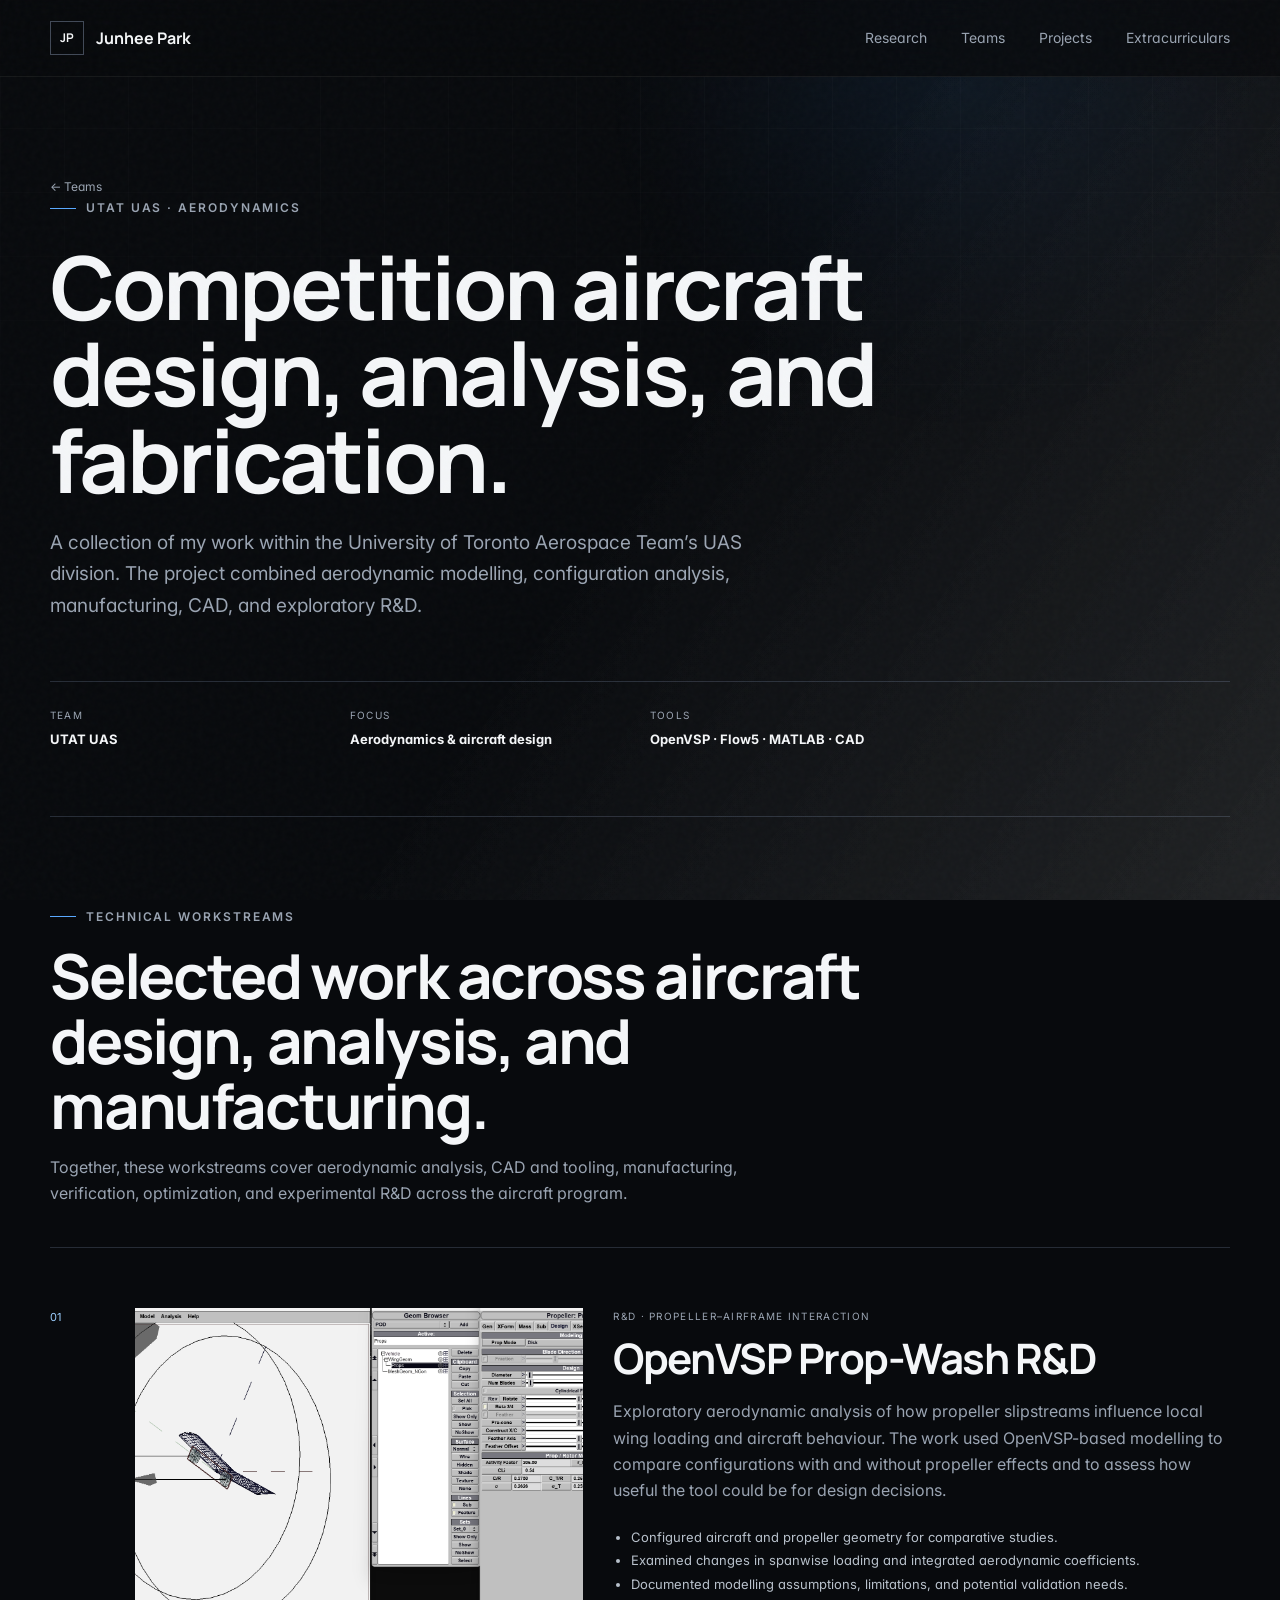
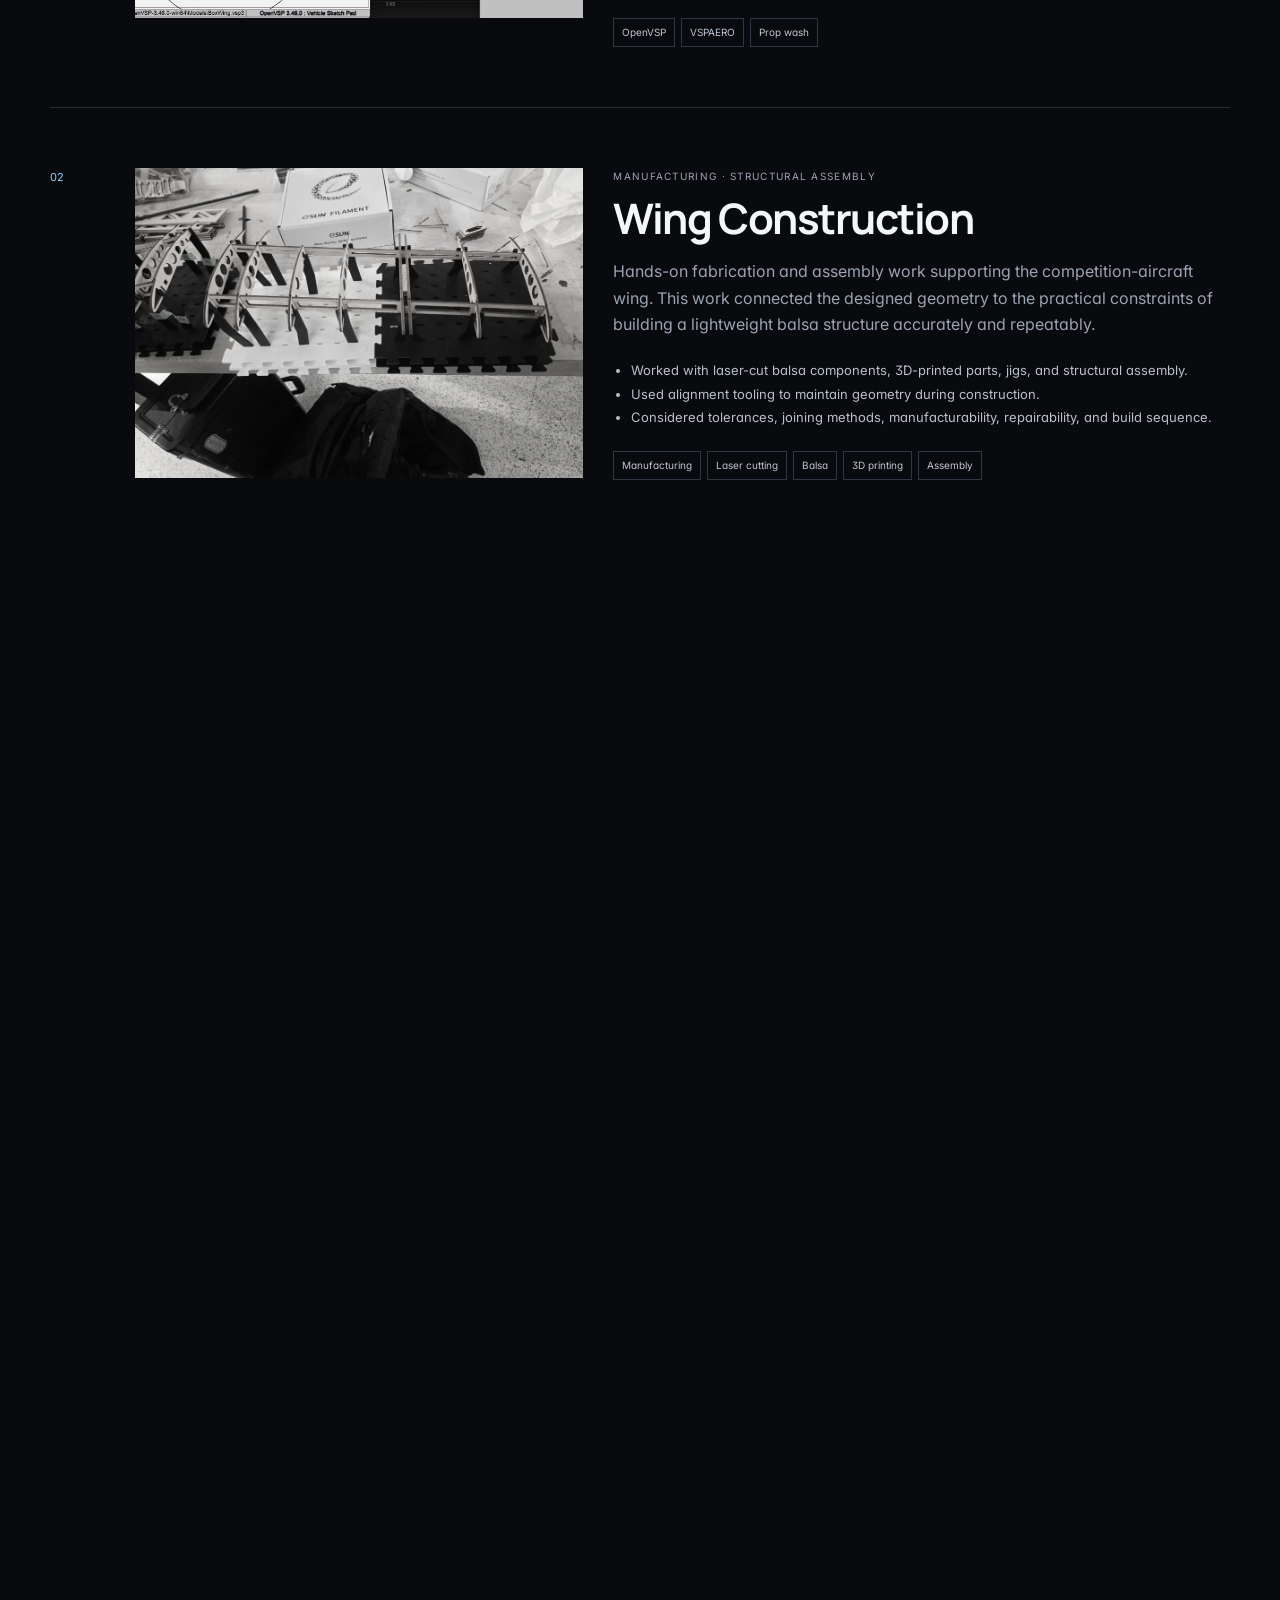
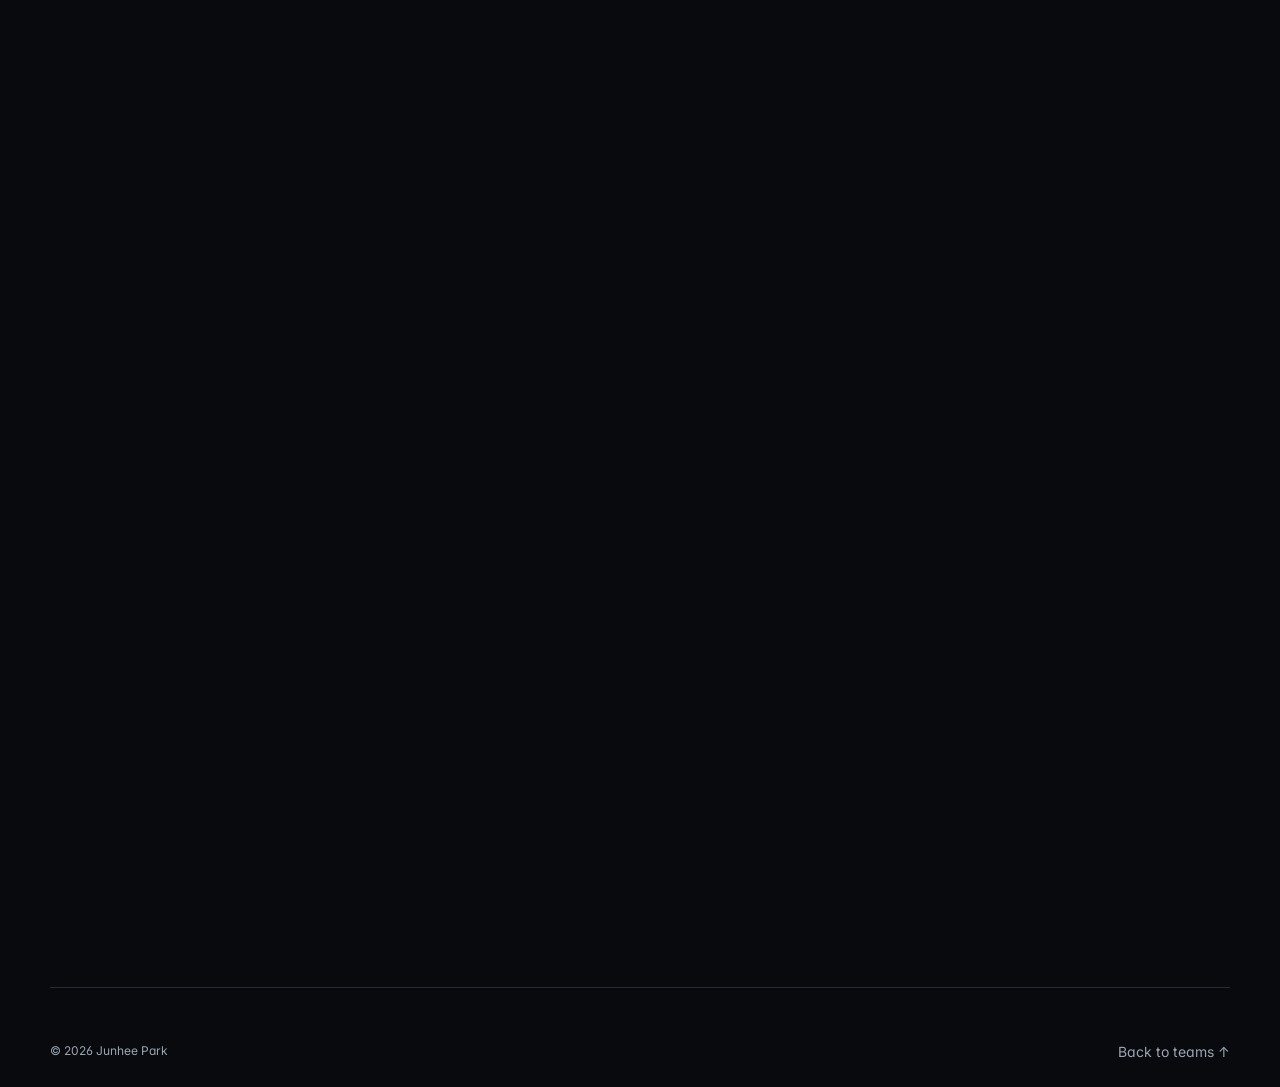
<file: projects/UTATSAE.html>
<!DOCTYPE html><html lang="en"><head><meta charset="UTF-8"><meta name="viewport" content="width=device-width,initial-scale=1"><title>UTAT UAS | Junhee Park</title><link rel="preconnect" href="https://fonts.googleapis.com"><link rel="preconnect" href="https://fonts.gstatic.com" crossorigin><link href="https://fonts.googleapis.com/css2?family=Inter:wght@400;500;600&family=Manrope:wght@500;600;700&display=swap" rel="stylesheet"><link rel="stylesheet" href="../style.css"><script src="../script.js" defer></script></head><body class="project-page"><header class="site-header"><nav class="nav container"><a class="brand" href="../index.html"><span class="brand-mark">JP</span><span>Junhee Park</span></a><button class="nav-toggle" aria-label="Open navigation" aria-expanded="false"><span></span><span></span></button><div class="nav-links"><a href="../research.html">Research</a><a href="../teams.html">Teams</a><a href="../engineering-projects.html">Projects</a><a href="../extracurriculars.html">Extracurriculars</a></div></nav></header><main><section class="project-hero container"><a class="project-breadcrumb" href="../teams.html">← Teams</a><p class="eyebrow"><span></span> UTAT UAS · Aerodynamics</p><h1>Competition aircraft design, analysis, and fabrication.</h1><p class="project-summary">A collection of my work within the University of Toronto Aerospace Team’s UAS division. The project combined aerodynamic modelling, configuration analysis, manufacturing, CAD, and exploratory R&amp;D.</p><div class="project-facts"><div><span>Team</span><strong>UTAT UAS</strong></div><div><span>Focus</span><strong>Aerodynamics &amp; aircraft design</strong></div><div><span>Tools</span><strong>OpenVSP · Flow5 · MATLAB · CAD</strong></div></div></section><section class="container workstream-intro"><p class="eyebrow"><span></span> Technical workstreams</p><h2>Selected work across aircraft design, analysis, and manufacturing.</h2><p>Together, these workstreams cover aerodynamic analysis, CAD and tooling, manufacturing, verification, optimization, and experimental R&amp;D across the aircraft program.</p></section><section class="workstream-list container">
<article class="workstream reveal" id="propwash"><div class="workstream-number">01</div><div class="workstream-media"><img src="../images/OpenVSPa.png" alt="OpenVSP aircraft model"></div><div class="workstream-copy"><p class="work-meta">R&amp;D · Propeller–airframe interaction</p><h2>OpenVSP Prop-Wash R&amp;D</h2><p>Exploratory aerodynamic analysis of how propeller slipstreams influence local wing loading and aircraft behaviour. The work used OpenVSP-based modelling to compare configurations with and without propeller effects and to assess how useful the tool could be for design decisions.</p><ul><li>Configured aircraft and propeller geometry for comparative studies.</li><li>Examined changes in spanwise loading and integrated aerodynamic coefficients.</li><li>Documented modelling assumptions, limitations, and potential validation needs.</li></ul><div class="project-tags"><span>OpenVSP</span><span>VSPAERO</span><span>Prop wash</span></div></div></article>
<article class="workstream reveal" id="manufacturing"><div class="workstream-number">02</div><div class="workstream-media"><img src="../images/WingAssembly.jpg" alt="Balsa wing assembly"></div><div class="workstream-copy"><p class="work-meta">Manufacturing · Structural assembly</p><h2>Wing Construction</h2><p>Hands-on fabrication and assembly work supporting the competition-aircraft wing. This work connected the designed geometry to the practical constraints of building a lightweight balsa structure accurately and repeatably.</p><ul><li>Worked with laser-cut balsa components, 3D-printed parts, jigs, and structural assembly.</li><li>Used alignment tooling to maintain geometry during construction.</li><li>Considered tolerances, joining methods, manufacturability, repairability, and build sequence.</li></ul><div class="project-tags"><span>Manufacturing</span><span>Laser cutting</span><span>Balsa</span><span>3D printing</span><span>Assembly</span></div></div></article>
<article class="workstream reveal" id="cad"><div class="workstream-number">03</div><div class="workstream-media"><img src="../images/utat-cad.webp" alt="CAD model of the UTAT UAS competition aircraft showing wing structure, fuselage framing, landing gear, and tail assembly"></div><div class="workstream-copy"><p class="work-meta">CAD · Tooling · Design for manufacture</p><h2>CAD &amp; Wing Tooling</h2><p>CAD work focused on adapting manufacturing fixtures and wing-support tooling to updated aircraft geometry. The task was not only to make parts fit digitally, but to preserve the clearances, alignment, and accessibility needed for the physical wing build.</p><ul><li>Updated jig and post geometry to match revised wing outer-mold-line and component locations.</li><li>Adjusted fixture positions and clearances while maintaining alignment with the wing assembly.</li><li>Worked through assembly mates, component edits, cuts, duplicated tooling features, and tolerance changes in SolidWorks.</li><li>Used the CAD model as a manufacturing interface between evolving aircraft geometry and repeatable shop-floor assembly.</li></ul><div class="project-tags"><span>SolidWorks</span><span>CAD assemblies</span><span>Jigs &amp; fixtures</span><span>Tolerancing</span><span>DFM</span></div></div></article>
<article class="workstream reveal" id="tool-comparison"><div class="workstream-number">04</div><div class="workstream-media split-media"><img src="../images/OpenVSPb.png" alt="OpenVSP analysis"><img src="../images/OpenVSPd.png" alt="Aerodynamic result visualization"></div><div class="workstream-copy"><p class="work-meta">Verification · Aerodynamic tools</p><h2>Flow5 vs. OpenVSP</h2><p>A comparison of aerodynamic predictions from Flow5 and OpenVSP/VSPAERO for representative aircraft configurations. The study focused on understanding agreement, disagreement, and the modelling choices responsible for each result.</p><ul><li>Compared lift, induced drag, and spanwise loading trends.</li><li>Investigated geometry, discretization, and solver-setting differences.</li><li>Used an elliptical loading reference where appropriate to interpret results.</li></ul><div class="project-tags"><span>Flow5</span><span>OpenVSP</span><span>VLM</span><span>Verification</span></div></div></article>
<article class="workstream reveal" id="mdo"><div class="workstream-number">05</div><div class="workstream-media abstract-data"><span>CD₀ · CL · m<sub>fuse</sub><br>constraints → payload</span></div><div class="workstream-copy"><p class="work-meta">Optimization · Configuration analysis</p><h2>MDO &amp; Constraint Analysis</h2><p>Development of the fuselage contribution within a multidisciplinary aircraft-design workflow. My role involved configuring models for fuselage drag, aerodynamic contribution, and weight so the optimizer could evaluate complete aircraft configurations rather than the wing alone.</p><ul><li>Integrated fuselage skin-friction and form-factor drag estimates into the drag build-up.</li><li>Investigated approaches for representing fuselage lift and aerodynamic interactions.</li><li>Developed or reviewed fuselage-weight estimation for use in payload and constraint calculations.</li><li>Supported comparisons between optimized geometry and external aerodynamic tools.</li></ul><div class="project-tags"><span>MATLAB</span><span>MDO</span><span>Drag build-up</span><span>Weight estimation</span></div></div></article>
<article class="workstream reveal" id="printed-wing"><div class="workstream-number">06</div><div class="workstream-media"><img src="../images/utat-3d-printed-wing.webp" alt="Physical 3D-printed wing section prototype showing the airfoil surface, internal shell, and printed construction"></div><div class="workstream-copy"><p class="work-meta">Experimental R&amp;D · Additive manufacturing</p><h2>Fully 3D-Printed Wings</h2><p>Design and experimentation with fully 3D-printed wing structures as an alternative manufacturing route. The work explored geometry, internal structure, print orientation, assembly, stiffness, surface quality, and mass.</p><ul><li>Iterated internal mesh and structural concepts for printable wing sections.</li><li>Assessed print failures, geometric fidelity, and assembly strategies.</li><li>Compared manufacturing simplicity against structural and aerodynamic compromises.</li></ul><div class="project-tags"><span>Additive manufacturing</span><span>Wing structures</span><span>Prototyping</span></div></div></article>
</section></main><footer class="footer container"><span>© <span id="year"></span> Junhee Park</span><a href="../teams.html">Back to teams ↑</a></footer></body></html>
</file>
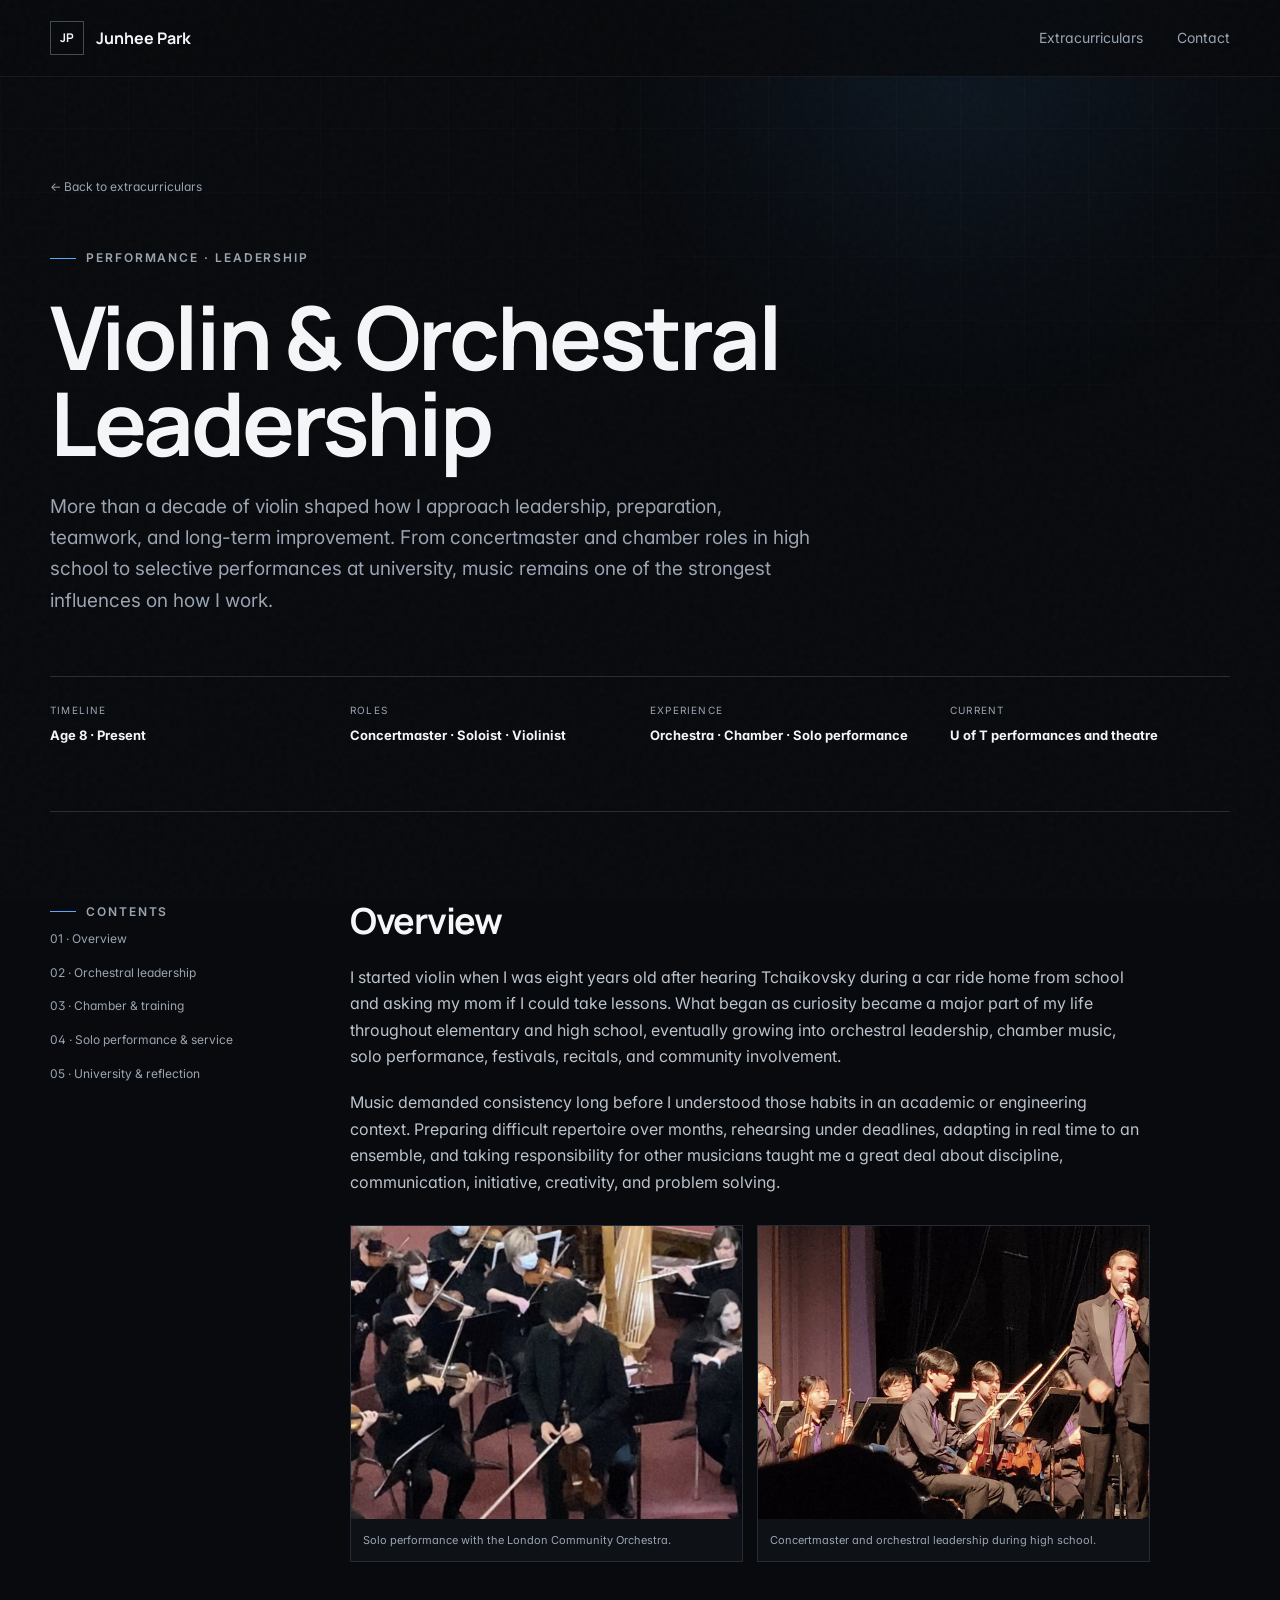
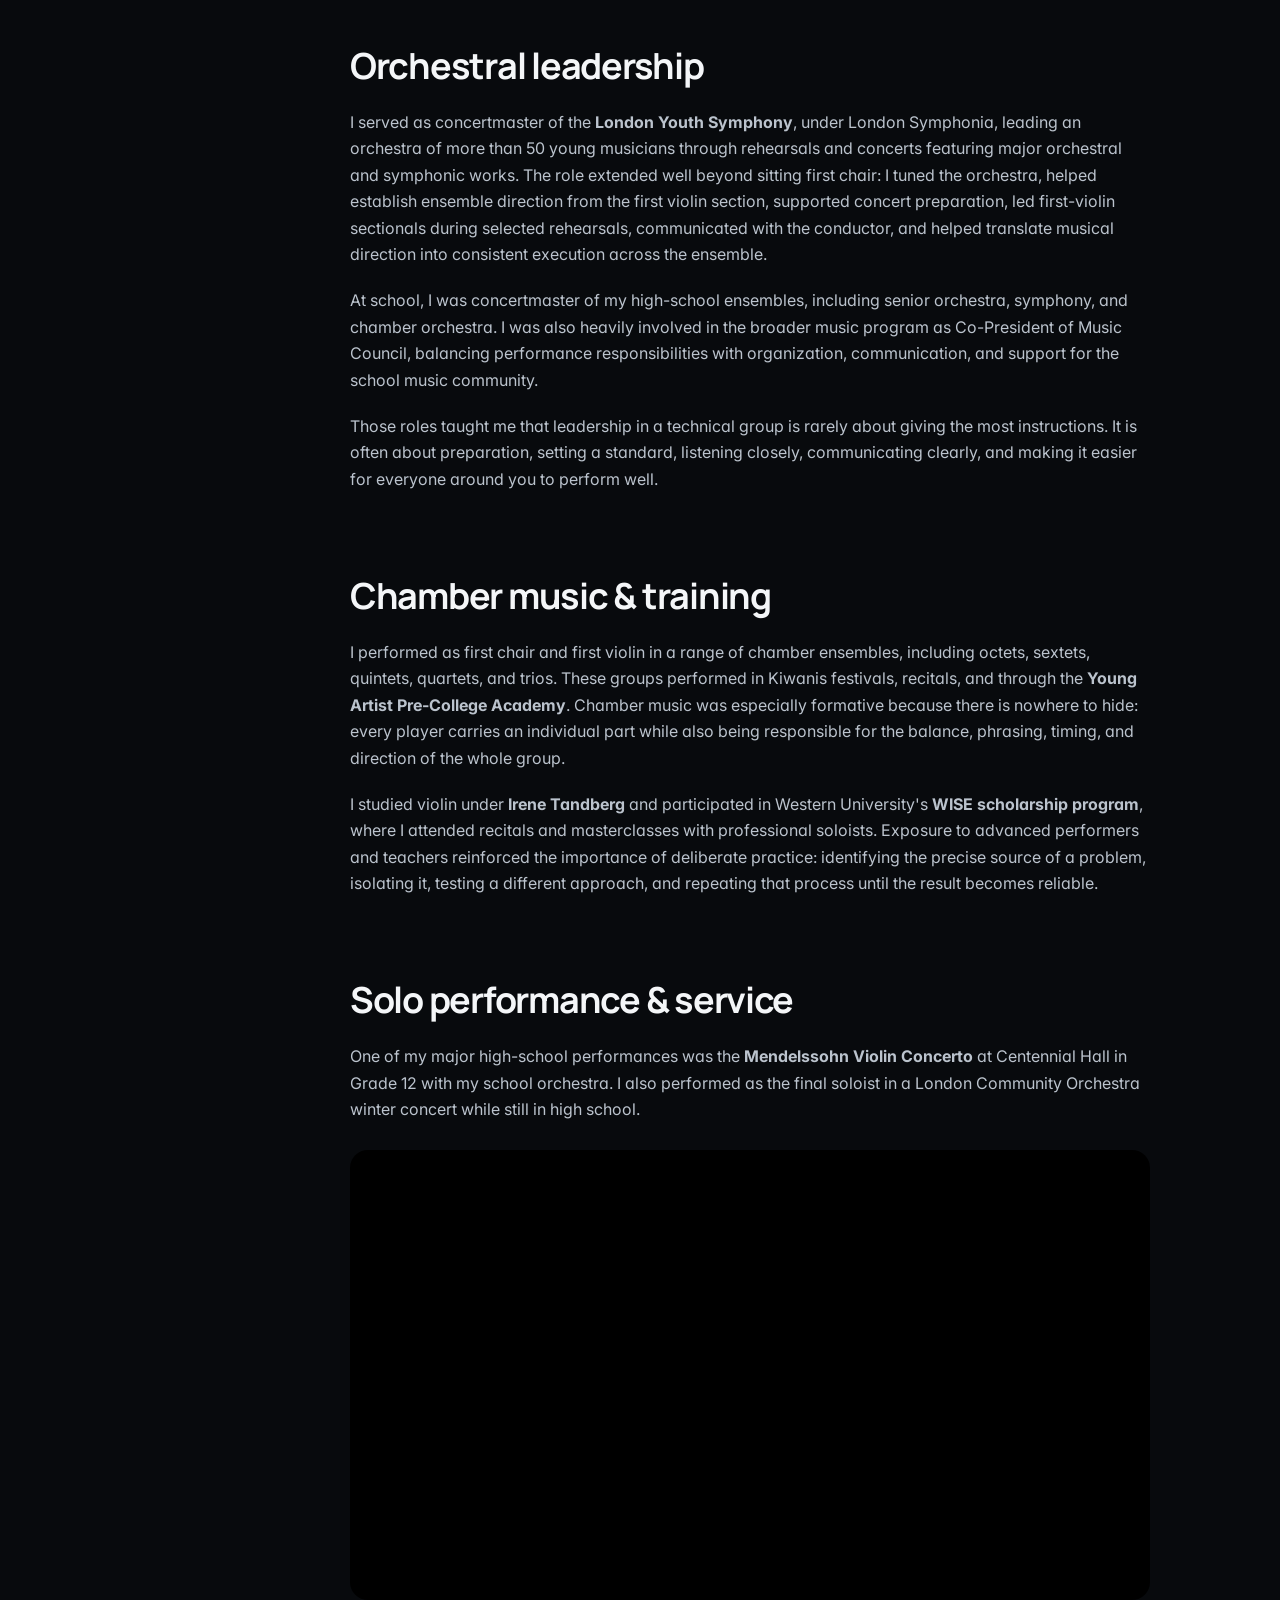
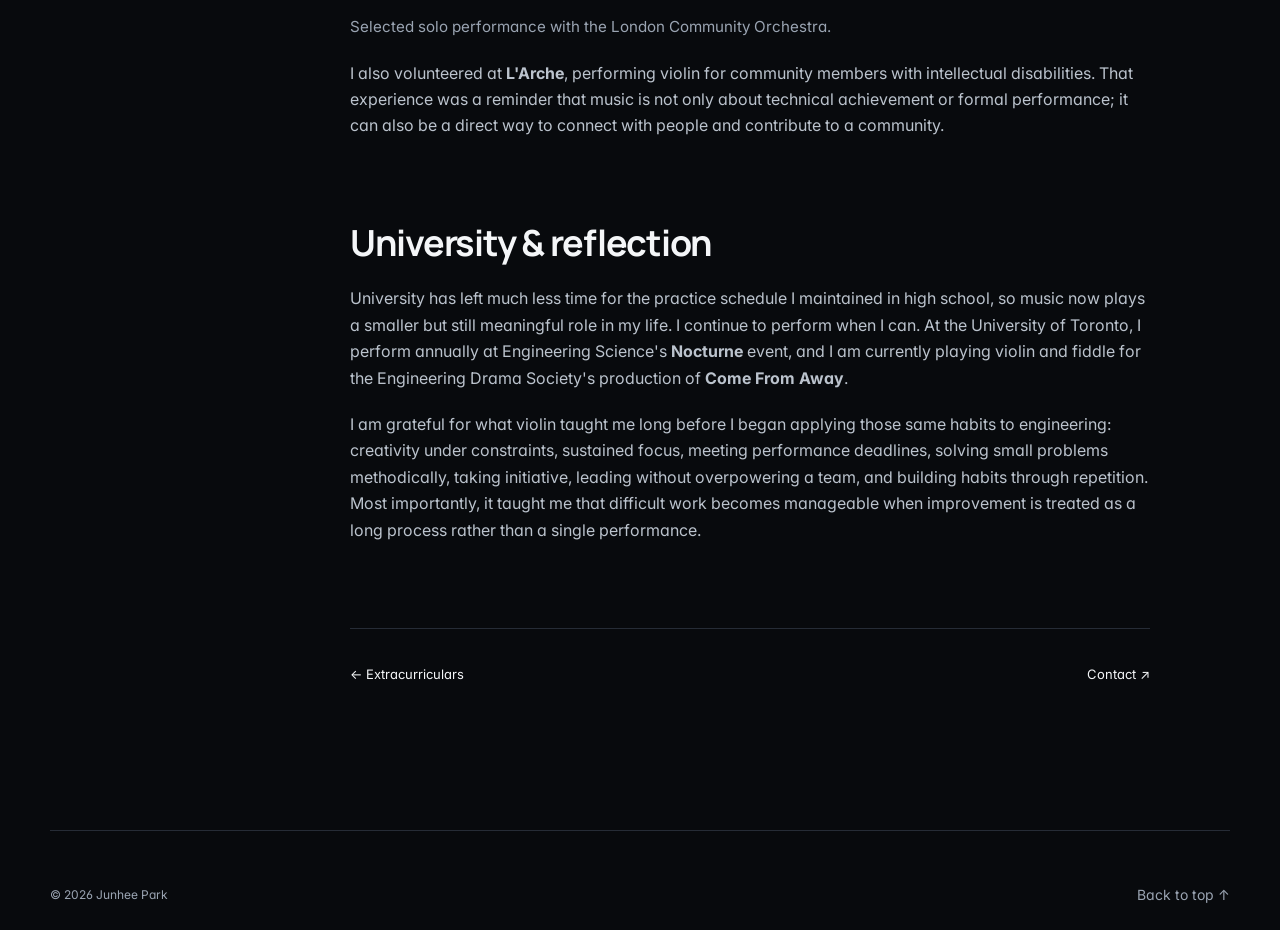
<file: projects/violin.html>
<!DOCTYPE html>
<html lang="en">
<head>
  <meta charset="UTF-8" />
  <meta name="viewport" content="width=device-width, initial-scale=1.0" />
  <meta name="description" content="Violin performance, orchestral leadership, chamber music, and university performance experience by Junhee Park" />
  <title>Violin & Orchestral Leadership | Junhee Park</title>
  <link rel="preconnect" href="https://fonts.googleapis.com">
  <link rel="preconnect" href="https://fonts.gstatic.com" crossorigin>
  <link href="https://fonts.googleapis.com/css2?family=Inter:wght@400;500;600;700&family=Manrope:wght@500;600;700&display=swap" rel="stylesheet">
  <link rel="stylesheet" href="../style.css" />
  <script src="../script.js" defer></script>
</head>
<body class="project-page" id="top">
  <div class="scroll-progress" aria-hidden="true"></div>
  <header class="site-header">
    <nav class="nav container">
      <a class="brand" href="../index.html"><span class="brand-mark">JP</span><span>Junhee Park</span></a>
      <button class="nav-toggle" aria-label="Open navigation" aria-expanded="false"><span></span><span></span></button>
      <div class="nav-links"><a href="../extracurriculars.html">Extracurriculars</a><a href="../index.html#about">Contact</a></div>
    </nav>
  </header>
  <main>
    <section class="project-hero container reveal">
      <a class="project-breadcrumb" href="../extracurriculars.html">← Back to extracurriculars</a>
      <p class="eyebrow" style="margin-top:50px"><span></span>Performance · Leadership</p>
      <h1>Violin & Orchestral Leadership</h1>
      <p class="project-summary">More than a decade of violin shaped how I approach leadership, preparation, teamwork, and long-term improvement. From concertmaster and chamber roles in high school to selective performances at university, music remains one of the strongest influences on how I work.</p>
      <div class="project-facts">
        <div><span>Timeline</span><strong>Age 8 · Present</strong></div>
        <div><span>Roles</span><strong>Concertmaster · Soloist · Violinist</strong></div>
        <div><span>Experience</span><strong>Orchestra · Chamber · Solo performance</strong></div>
        <div><span>Current</span><strong>U of T performances and theatre</strong></div>
      </div>
    </section>
    <div class="project-body container">
      <aside class="project-sidebar">
        <p class="eyebrow"><span></span>Contents</p>
        <a href="#overview">01 · Overview</a>
        <a href="#leadership">02 · Orchestral leadership</a>
        <a href="#chamber">03 · Chamber & training</a>
        <a href="#performance">04 · Solo performance & service</a>
        <a href="#university">05 · University & reflection</a>
      </aside>
      <article class="project-copy">
        <section class="content-block reveal" id="overview">
          <h2>Overview</h2>
          <p>I started violin when I was eight years old after hearing Tchaikovsky during a car ride home from school and asking my mom if I could take lessons. What began as curiosity became a major part of my life throughout elementary and high school, eventually growing into orchestral leadership, chamber music, solo performance, festivals, recitals, and community involvement.</p>
          <p>Music demanded consistency long before I understood those habits in an academic or engineering context. Preparing difficult repertoire over months, rehearsing under deadlines, adapting in real time to an ensemble, and taking responsibility for other musicians taught me a great deal about discipline, communication, initiative, creativity, and problem solving.</p>
          <div class="project-gallery">
            <figure><img src="../images/LCO 2.jpg" alt="Violin solo performance with the London Community Orchestra." loading="lazy"><figcaption>Solo performance with the London Community Orchestra.</figcaption></figure>
            <figure><img src="../images/Highschool Concertmaster.jpg" alt="Concertmaster and orchestral leadership experience in high school." loading="lazy"><figcaption>Concertmaster and orchestral leadership during high school.</figcaption></figure>
          </div>
        </section>

        <section class="content-block reveal" id="leadership">
          <h2>Orchestral leadership</h2>
          <p>I served as concertmaster of the <strong>London Youth Symphony</strong>, under London Symphonia, leading an orchestra of more than 50 young musicians through rehearsals and concerts featuring major orchestral and symphonic works. The role extended well beyond sitting first chair: I tuned the orchestra, helped establish ensemble direction from the first violin section, supported concert preparation, led first-violin sectionals during selected rehearsals, communicated with the conductor, and helped translate musical direction into consistent execution across the ensemble.</p>
          <p>At school, I was concertmaster of my high-school ensembles, including senior orchestra, symphony, and chamber orchestra. I was also heavily involved in the broader music program as Co-President of Music Council, balancing performance responsibilities with organization, communication, and support for the school music community.</p>
          <p>Those roles taught me that leadership in a technical group is rarely about giving the most instructions. It is often about preparation, setting a standard, listening closely, communicating clearly, and making it easier for everyone around you to perform well.</p>
        </section>

        <section class="content-block reveal" id="chamber">
          <h2>Chamber music & training</h2>
          <p>I performed as first chair and first violin in a range of chamber ensembles, including octets, sextets, quintets, quartets, and trios. These groups performed in Kiwanis festivals, recitals, and through the <strong>Young Artist Pre-College Academy</strong>. Chamber music was especially formative because there is nowhere to hide: every player carries an individual part while also being responsible for the balance, phrasing, timing, and direction of the whole group.</p>
          <p>I studied violin under <strong>Irene Tandberg</strong> and participated in Western University's <strong>WISE scholarship program</strong>, where I attended recitals and masterclasses with professional soloists. Exposure to advanced performers and teachers reinforced the importance of deliberate practice: identifying the precise source of a problem, isolating it, testing a different approach, and repeating that process until the result becomes reliable.</p>
        </section>

        <section class="content-block reveal" id="performance">
          <h2>Solo performance & service</h2>
          <p>One of my major high-school performances was the <strong>Mendelssohn Violin Concerto</strong> at Centennial Hall in Grade 12 with my school orchestra. I also performed as the final soloist in a London Community Orchestra winter concert while still in high school.</p>
          <div style="position:relative;width:100%;aspect-ratio:16/9;margin:28px 0 14px;overflow:hidden;border-radius:18px;background:#000;">
            <iframe src="https://www.youtube.com/embed/4k3G7ER4zFE" title="Junhee Park violin solo with London Community Orchestra" style="position:absolute;inset:0;width:100%;height:100%;border:0;" allow="accelerometer; autoplay; clipboard-write; encrypted-media; gyroscope; picture-in-picture; web-share" referrerpolicy="strict-origin-when-cross-origin" allowfullscreen></iframe>
          </div>
          <p style="margin-top:8px;color:var(--muted, #9aa0a6);font-size:0.95rem;">Selected solo performance with the London Community Orchestra.</p>
          <p>I also volunteered at <strong>L'Arche</strong>, performing violin for community members with intellectual disabilities. That experience was a reminder that music is not only about technical achievement or formal performance; it can also be a direct way to connect with people and contribute to a community.</p>
        </section>

        <section class="content-block reveal" id="university">
          <h2>University & reflection</h2>
          <p>University has left much less time for the practice schedule I maintained in high school, so music now plays a smaller but still meaningful role in my life. I continue to perform when I can. At the University of Toronto, I perform annually at Engineering Science's <strong>Nocturne</strong> event, and I am currently playing violin and fiddle for the Engineering Drama Society's production of <strong>Come From Away</strong>.</p>
          <p>I am grateful for what violin taught me long before I began applying those same habits to engineering: creativity under constraints, sustained focus, meeting performance deadlines, solving small problems methodically, taking initiative, leading without overpowering a team, and building habits through repetition. Most importantly, it taught me that difficult work becomes manageable when improvement is treated as a long process rather than a single performance.</p>
        </section>

        <nav class="project-nav"><a href="../extracurriculars.html">← Extracurriculars</a><a href="../index.html#about">Contact ↗</a></nav>
      </article>
    </div>
  </main>
  <footer class="footer container"><span>© <span id="year"></span> Junhee Park</span><a href="#top">Back to top ↑</a></footer>
</body>
</html>
</file>
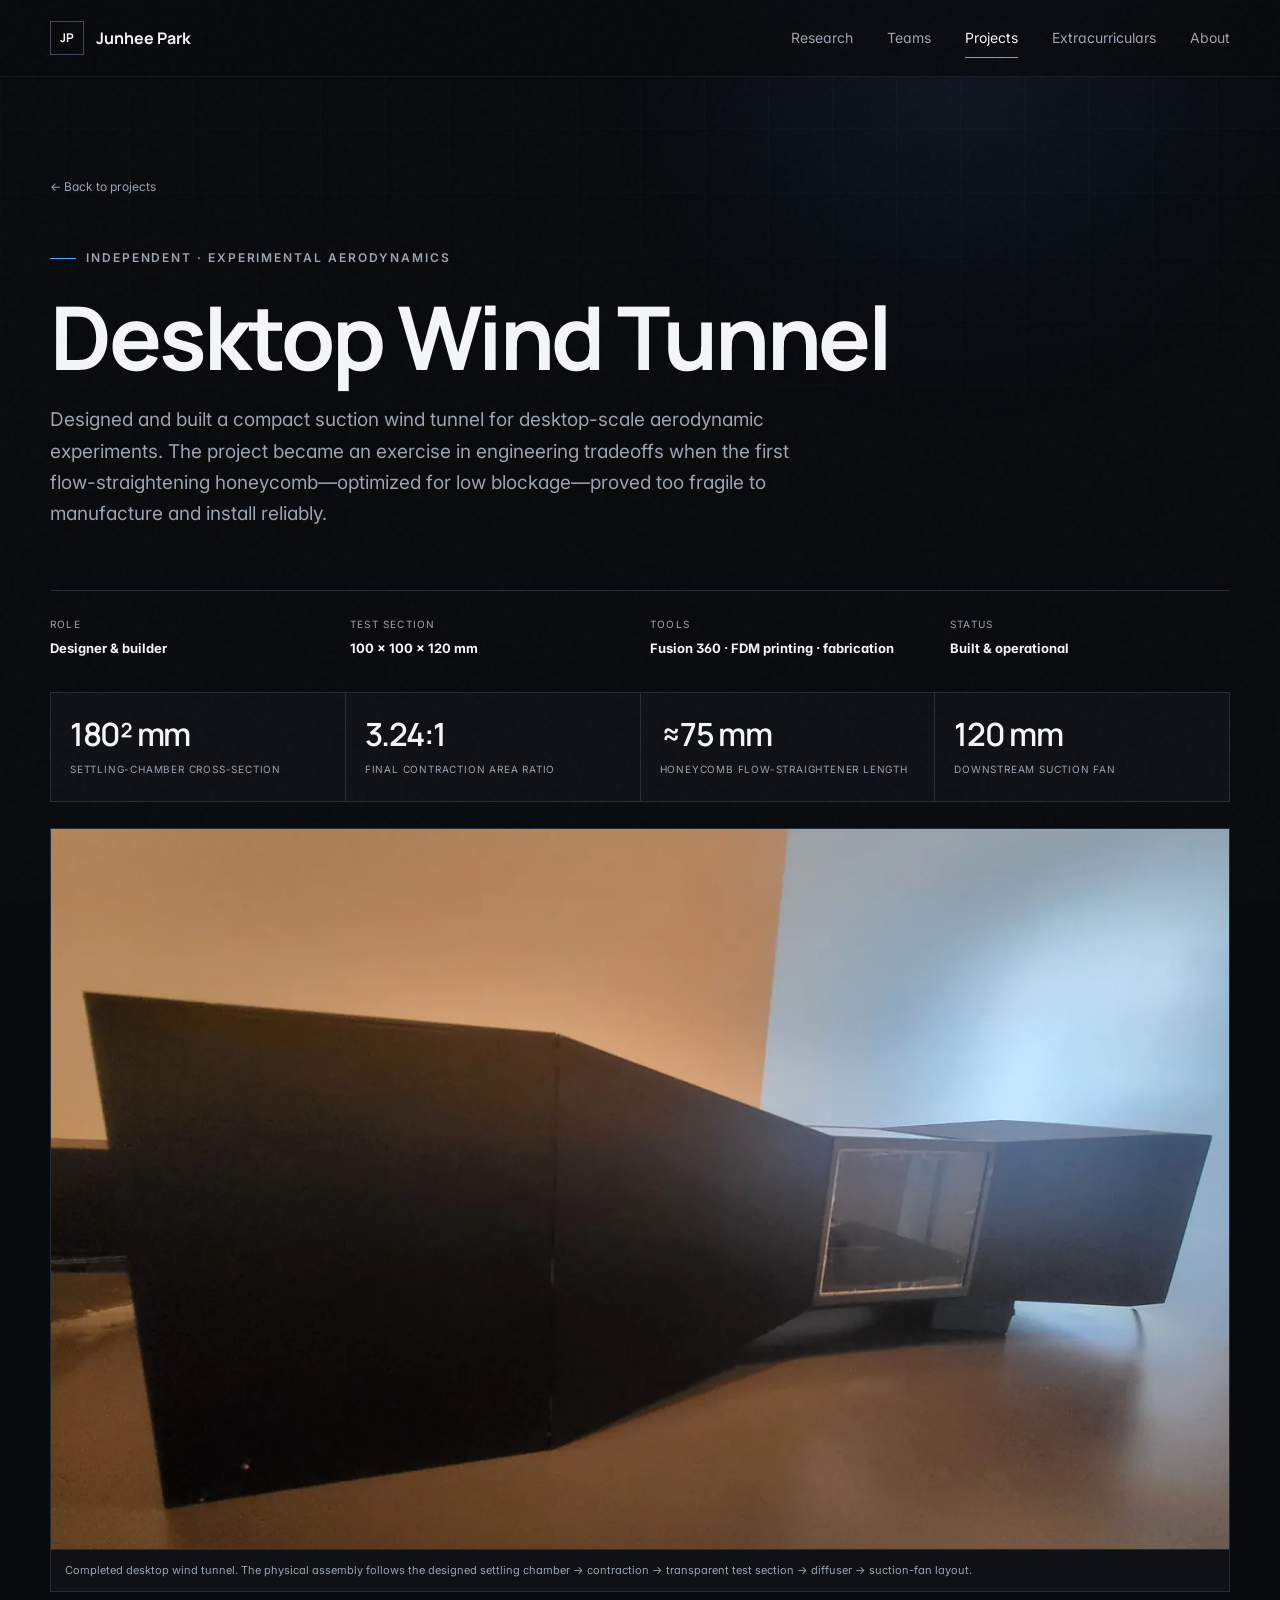
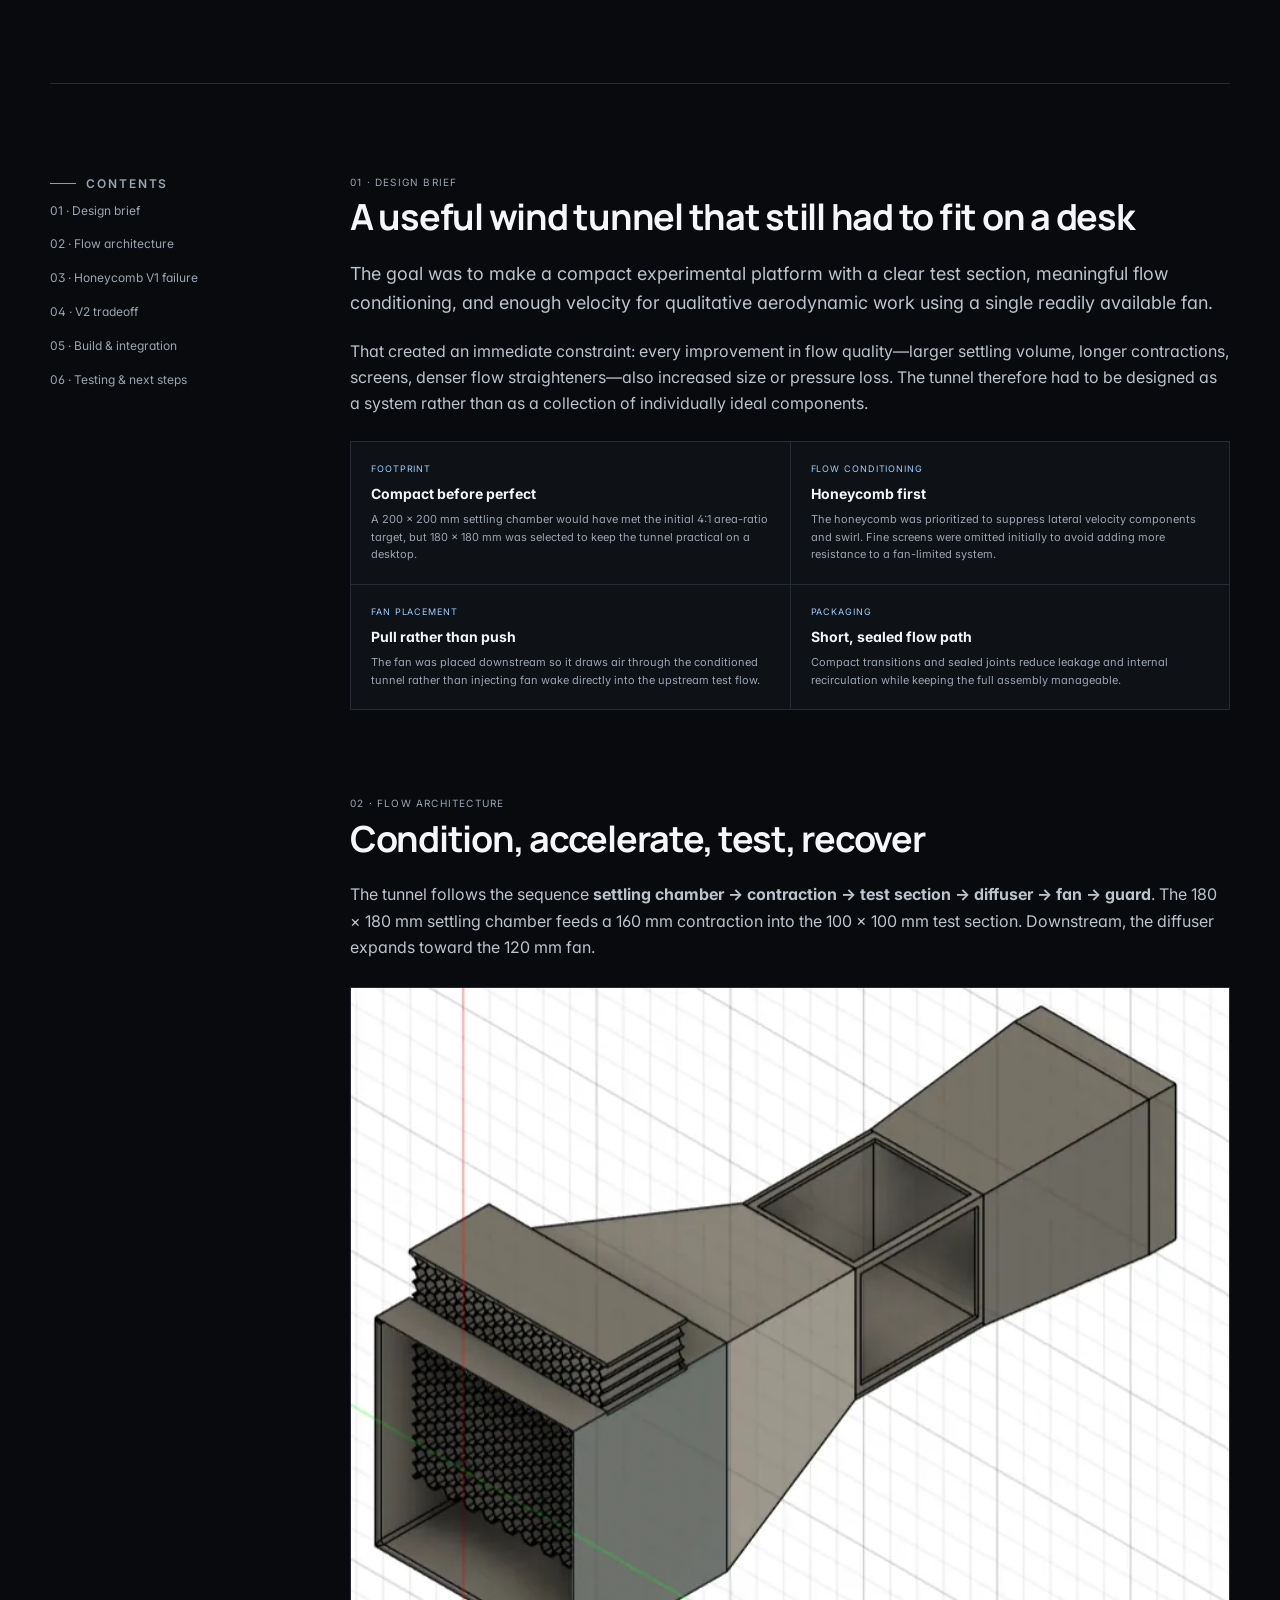
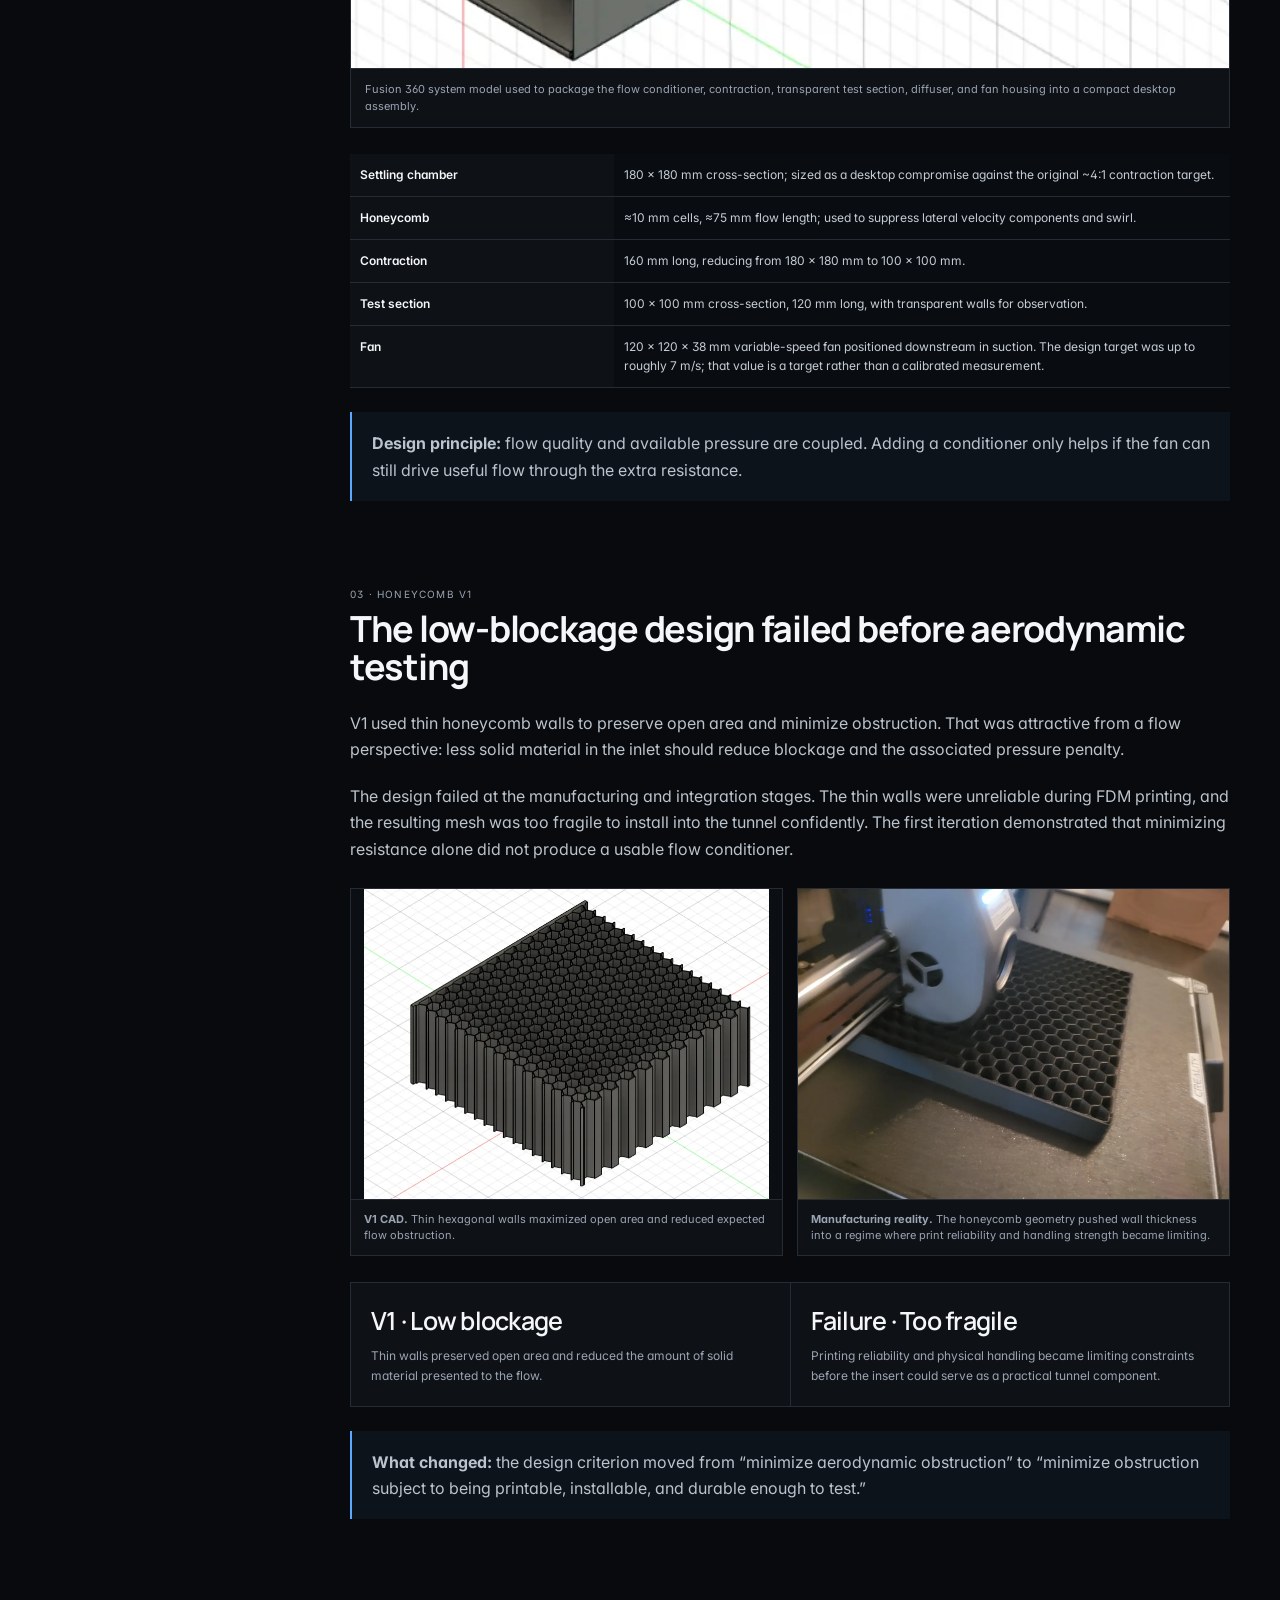
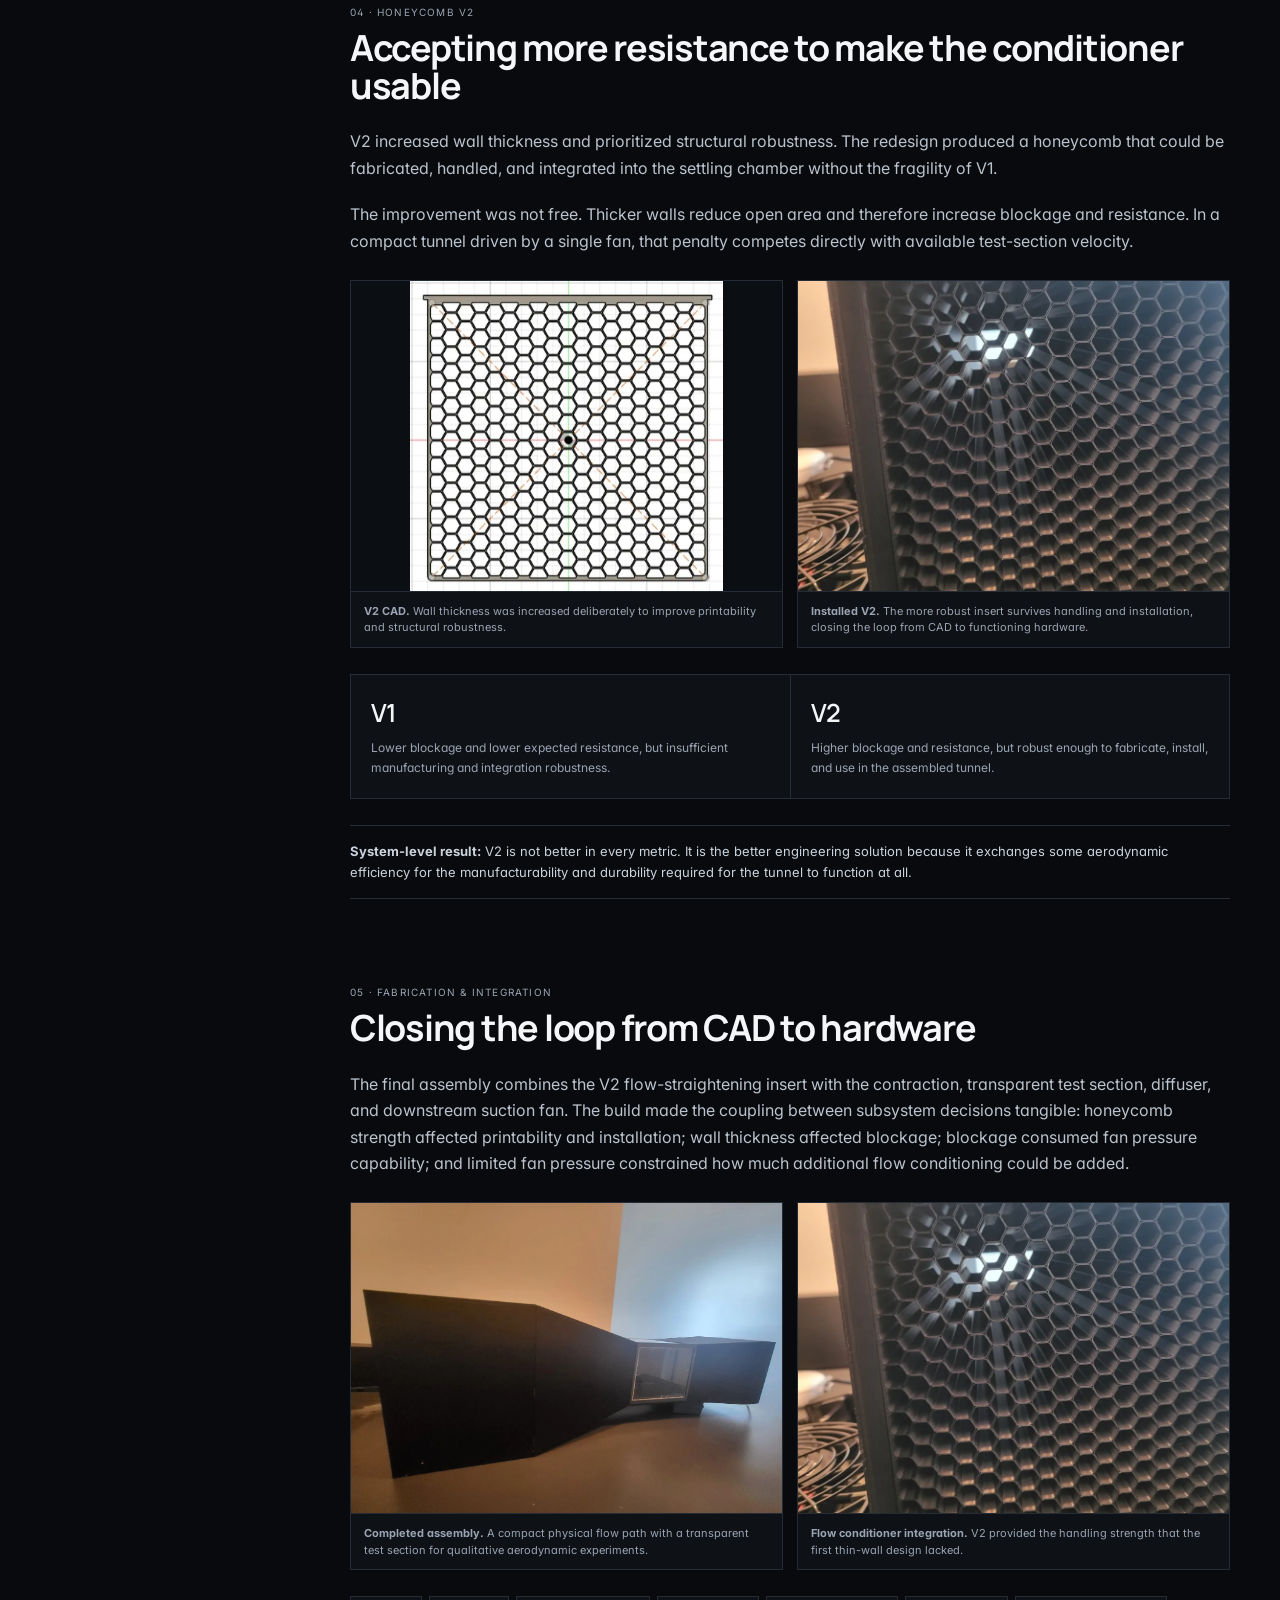
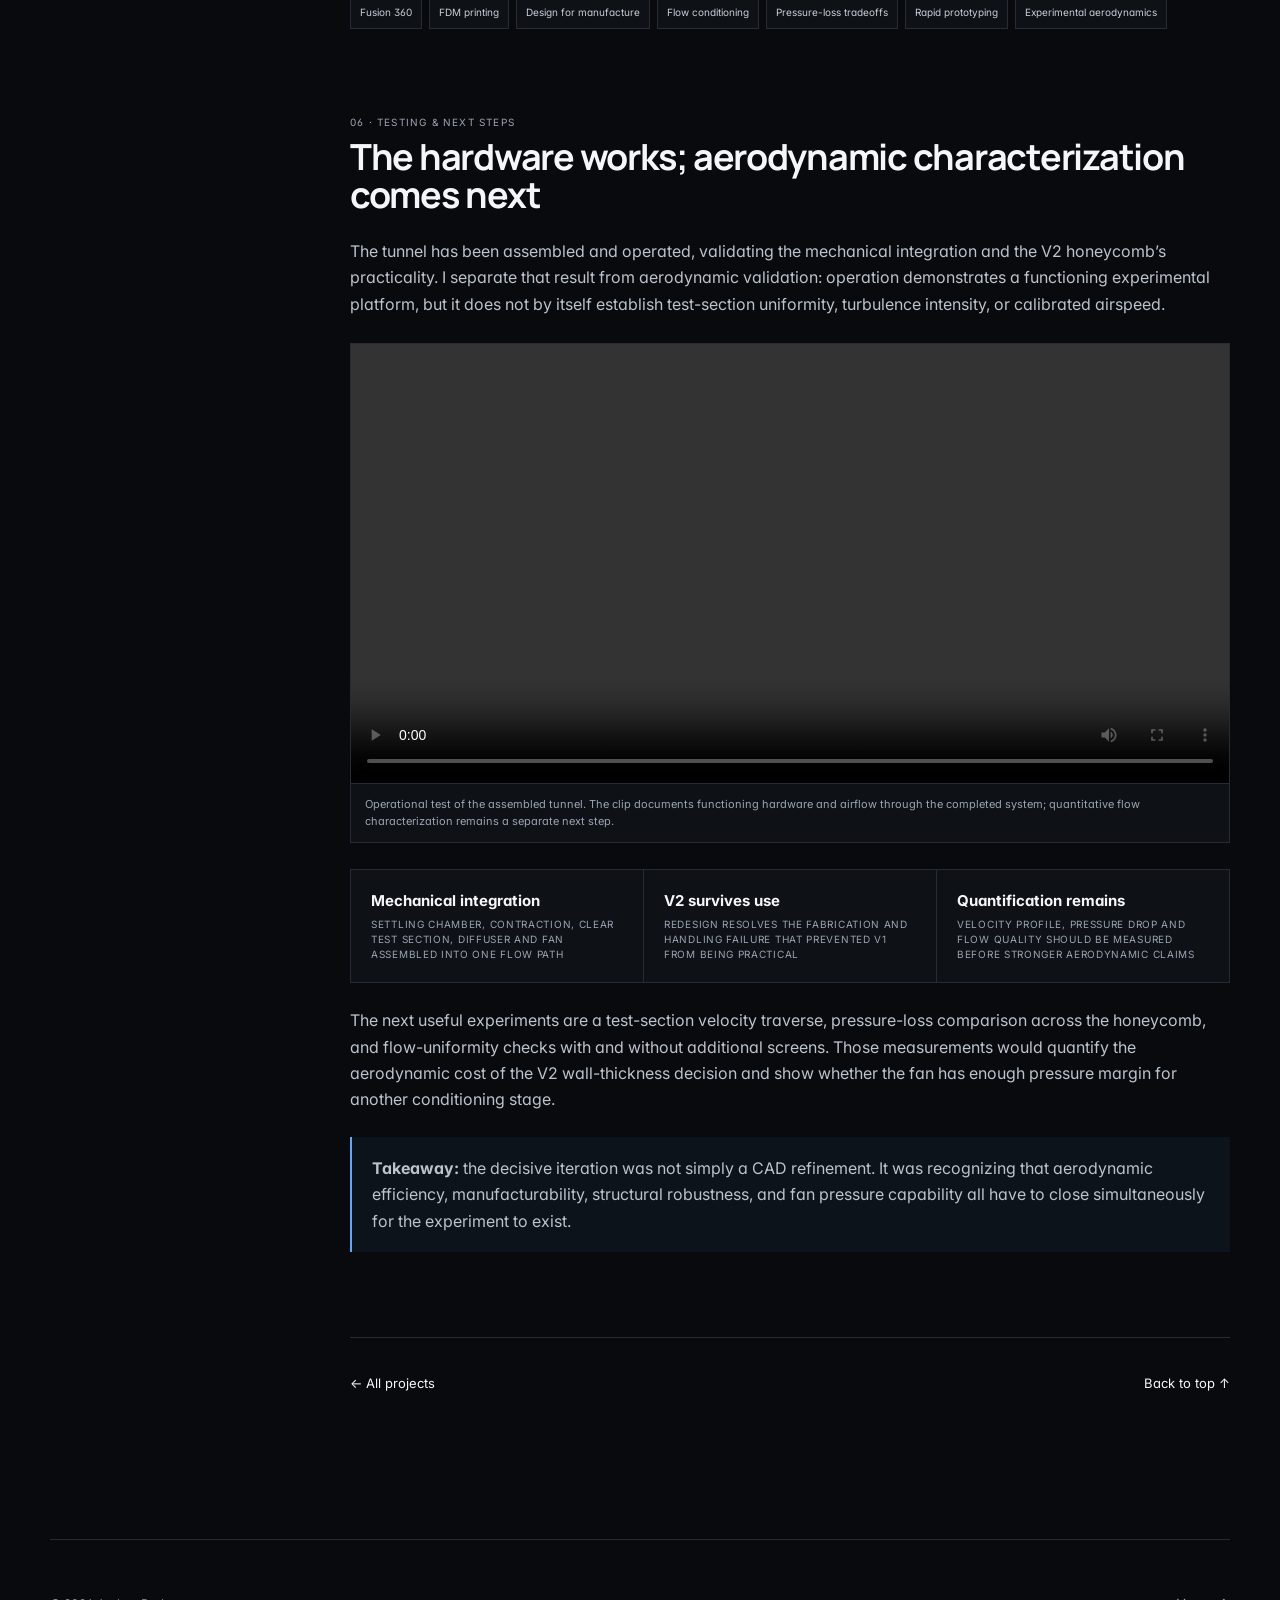
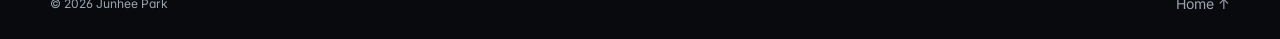
<file: projects/windtunnel.html>
<!DOCTYPE html>
<html lang="en">
<head>
  <meta charset="UTF-8" />
  <meta name="viewport" content="width=device-width, initial-scale=1.0" />
  <meta name="description" content="Desktop wind tunnel designed and built by Junhee Park, including flow-conditioning design, honeycomb iteration, additive manufacturing, assembly, and experimental testing." />
  <title>Desktop Wind Tunnel | Junhee Park</title>
  <link rel="preconnect" href="https://fonts.googleapis.com">
  <link rel="preconnect" href="https://fonts.gstatic.com" crossorigin>
  <link href="https://fonts.googleapis.com/css2?family=Inter:wght@400;500;600;700&family=Manrope:wght@500;600;700&display=swap" rel="stylesheet">
  <link rel="stylesheet" href="../style.css" />
  <script src="../script.js" defer></script>
  <style>
    .wind-page{--accent:#b8dcff}
    .wind-page .project-copy{max-width:900px}
    .hero-figure,.research-figure,.video-figure{margin:26px 0;border:1px solid var(--line);background:#0b0e12;overflow:hidden}
    .hero-figure img,.research-figure img{display:block;width:100%;height:auto;object-fit:contain;margin:0 auto}
    .hero-figure figcaption,.research-figure figcaption,.video-figure figcaption{padding:12px 14px;color:var(--muted);font-size:11px;line-height:1.55;border-top:1px solid var(--line);background:var(--surface)}
    .hero-figure img{max-height:720px;object-fit:cover;object-position:center 55%}
    .metric-grid{display:grid;grid-template-columns:repeat(4,1fr);gap:1px;background:var(--line);border:1px solid var(--line);margin:32px 0 0}
    .metric-grid>div{background:var(--surface);padding:19px;min-height:108px}
    .metric-grid strong{display:block;font:600 clamp(22px,2.8vw,32px) Manrope,sans-serif;letter-spacing:-.04em;color:var(--text)}
    .metric-grid span{display:block;margin-top:6px;color:var(--muted);font-size:10px;line-height:1.45;text-transform:uppercase;letter-spacing:.08em}
    .section-kicker{font-size:10px!important;text-transform:uppercase;letter-spacing:.12em;color:var(--muted)!important;margin-bottom:8px!important}
    .lede{font-size:18px!important;line-height:1.6}
    .decision-grid{display:grid;grid-template-columns:repeat(2,1fr);gap:1px;background:var(--line);border:1px solid var(--line);margin:24px 0}
    .decision-grid>div{background:var(--surface);padding:20px}
    .decision-grid small{display:block;color:var(--blue-soft);font-size:9px;text-transform:uppercase;letter-spacing:.1em;margin-bottom:7px}
    .decision-grid strong{display:block;color:var(--text);font-size:14px;line-height:1.45}
    .decision-grid span{display:block;color:var(--muted);font-size:11px;line-height:1.6;margin-top:7px}
    .tradeoff{border-left:2px solid var(--blue);background:rgba(90,169,255,.06);padding:18px 20px;margin:24px 0}
    .tradeoff p{margin:0!important}
    .spec-table{width:100%;border-collapse:collapse;margin:24px 0;font-size:12px;color:#c5ccd5}
    .spec-table th,.spec-table td{padding:11px 10px;border-bottom:1px solid var(--line);text-align:left;vertical-align:top}
    .spec-table th{width:30%;background:var(--surface);color:var(--text);font-weight:600}
    .spec-table td{background:rgba(14,17,22,.42)}
    .iteration{display:grid;grid-template-columns:1fr 1fr;gap:1px;background:var(--line);border:1px solid var(--line);margin:24px 0}
    .iteration>div{background:var(--surface);padding:20px}
    .iteration .version{font:600 25px Manrope,sans-serif;color:var(--text);letter-spacing:-.03em}
    .iteration p{font-size:12px!important;margin:8px 0 0!important;color:var(--muted)!important}
    .figure-grid{display:grid;grid-template-columns:1fr 1fr;gap:14px;margin:26px 0}
    .figure-grid figure{margin:0;border:1px solid var(--line);background:#0b0e12;overflow:hidden;display:flex;flex-direction:column}
    .figure-grid img{display:block;width:100%;height:310px;object-fit:contain;background:#0b0e12}
    .figure-grid .photo img{object-fit:cover}
    .figure-grid figcaption{padding:11px 13px;color:var(--muted);font-size:11px;line-height:1.5;border-top:1px solid var(--line);background:var(--surface);flex:1}
    .result-band{display:grid;grid-template-columns:repeat(3,1fr);gap:1px;background:var(--line);border:1px solid var(--line);margin:24px 0}
    .result-band>div{background:var(--surface);padding:20px}
    .result-band strong{display:block;color:var(--text);font-size:15px;line-height:1.4}
    .result-band span{display:block;margin-top:6px;color:var(--muted);font-size:10px;line-height:1.5;text-transform:uppercase;letter-spacing:.07em}
    .skill-strip{display:flex;flex-wrap:wrap;gap:7px;margin:22px 0}
    .skill-strip span{border:1px solid var(--line);background:var(--surface);padding:7px 9px;font-size:10px;color:#c7ced7}
    .video-figure video{display:block;width:100%;max-height:640px;background:#000}
    .outcome-line{font-size:13px!important;color:#cbd3dc!important;border-top:1px solid var(--line);border-bottom:1px solid var(--line);padding:15px 0;margin:26px 0!important}
    @media(max-width:760px){.metric-grid,.decision-grid,.iteration,.result-band,.figure-grid{grid-template-columns:1fr 1fr}.figure-grid img{height:260px}}
    @media(max-width:560px){.metric-grid,.decision-grid,.iteration,.result-band,.figure-grid{grid-template-columns:1fr}.metric-grid>div{min-height:auto}.figure-grid img{height:auto;max-height:420px}.hero-figure img{max-height:none;object-fit:contain}}
  </style>
</head>
<body class="project-page wind-page" id="top">
  <div class="scroll-progress" aria-hidden="true"></div>
  <header class="site-header">
    <nav class="nav container" aria-label="Main navigation">
      <a class="brand" href="../index.html"><span class="brand-mark">JP</span><span>Junhee Park</span></a>
      <button class="nav-toggle" aria-label="Open navigation" aria-expanded="false"><span></span><span></span></button>
      <div class="nav-links"><a href="../research.html">Research</a><a href="../teams.html">Teams</a><a class="active" href="../engineering-projects.html">Projects</a><a href="../extracurriculars.html">Extracurriculars</a><a href="../index.html#about">About</a></div>
    </nav>
  </header>

  <main>
    <section class="project-hero container reveal">
      <a class="project-breadcrumb" href="../engineering-projects.html">← Back to projects</a>
      <p class="eyebrow" style="margin-top:50px"><span></span>Independent · Experimental aerodynamics</p>
      <h1>Desktop Wind Tunnel</h1>
      <p class="project-summary">Designed and built a compact suction wind tunnel for desktop-scale aerodynamic experiments. The project became an exercise in engineering tradeoffs when the first flow-straightening honeycomb—optimized for low blockage—proved too fragile to manufacture and install reliably.</p>

      <div class="project-facts">
        <div><span>Role</span><strong>Designer &amp; builder</strong></div>
        <div><span>Test section</span><strong>100 × 100 × 120 mm</strong></div>
        <div><span>Tools</span><strong>Fusion 360 · FDM printing · fabrication</strong></div>
        <div><span>Status</span><strong>Built &amp; operational</strong></div>
      </div>

      <div class="metric-grid" aria-label="Wind tunnel design highlights">
        <div><strong>180² mm</strong><span>Settling-chamber cross-section</span></div>
        <div><strong>3.24:1</strong><span>Final contraction area ratio</span></div>
        <div><strong>≈75 mm</strong><span>Honeycomb flow-straightener length</span></div>
        <div><strong>120 mm</strong><span>Downstream suction fan</span></div>
      </div>

      <figure class="hero-figure">
        <img src="../images/windtunnel-built.webp" width="1400" height="1050" alt="Completed desktop wind tunnel with settling chamber, contraction, transparent test section, diffuser, and downstream fan housing" fetchpriority="high" decoding="async">
        <figcaption>Completed desktop wind tunnel. The physical assembly follows the designed settling chamber → contraction → transparent test section → diffuser → suction-fan layout.</figcaption>
      </figure>
    </section>

    <div class="project-body container">
      <aside class="project-sidebar">
        <p class="eyebrow"><span></span>Contents</p>
        <a href="#brief">01 · Design brief</a>
        <a href="#architecture">02 · Flow architecture</a>
        <a href="#v1">03 · Honeycomb V1 failure</a>
        <a href="#v2">04 · V2 tradeoff</a>
        <a href="#build">05 · Build &amp; integration</a>
        <a href="#testing">06 · Testing &amp; next steps</a>
      </aside>

      <article class="project-copy">
        <section class="content-block reveal" id="brief">
          <p class="section-kicker">01 · Design brief</p>
          <h2>A useful wind tunnel that still had to fit on a desk</h2>
          <p class="lede">The goal was to make a compact experimental platform with a clear test section, meaningful flow conditioning, and enough velocity for qualitative aerodynamic work using a single readily available fan.</p>
          <p>That created an immediate constraint: every improvement in flow quality—larger settling volume, longer contractions, screens, denser flow straighteners—also increased size or pressure loss. The tunnel therefore had to be designed as a system rather than as a collection of individually ideal components.</p>

          <div class="decision-grid">
            <div><small>Footprint</small><strong>Compact before perfect</strong><span>A 200 × 200 mm settling chamber would have met the initial 4:1 area-ratio target, but 180 × 180 mm was selected to keep the tunnel practical on a desktop.</span></div>
            <div><small>Flow conditioning</small><strong>Honeycomb first</strong><span>The honeycomb was prioritized to suppress lateral velocity components and swirl. Fine screens were omitted initially to avoid adding more resistance to a fan-limited system.</span></div>
            <div><small>Fan placement</small><strong>Pull rather than push</strong><span>The fan was placed downstream so it draws air through the conditioned tunnel rather than injecting fan wake directly into the upstream test flow.</span></div>
            <div><small>Packaging</small><strong>Short, sealed flow path</strong><span>Compact transitions and sealed joints reduce leakage and internal recirculation while keeping the full assembly manageable.</span></div>
          </div>
        </section>

        <section class="content-block reveal" id="architecture">
          <p class="section-kicker">02 · Flow architecture</p>
          <h2>Condition, accelerate, test, recover</h2>
          <p>The tunnel follows the sequence <strong>settling chamber → contraction → test section → diffuser → fan → guard</strong>. The 180 × 180 mm settling chamber feeds a 160 mm contraction into the 100 × 100 mm test section. Downstream, the diffuser expands toward the 120 mm fan.</p>

          <figure class="research-figure">
            <img src="../images/windtunnel-assembly-cad.webp" width="712" height="552" alt="Fusion 360 CAD assembly of the desktop wind tunnel showing the inlet honeycomb, contraction, test section, diffuser, and fan housing" loading="lazy" decoding="async">
            <figcaption>Fusion 360 system model used to package the flow conditioner, contraction, transparent test section, diffuser, and fan housing into a compact desktop assembly.</figcaption>
          </figure>

          <table class="spec-table" aria-label="Desktop wind tunnel design dimensions">
            <tr><th>Settling chamber</th><td>180 × 180 mm cross-section; sized as a desktop compromise against the original ~4:1 contraction target.</td></tr>
            <tr><th>Honeycomb</th><td>≈10 mm cells, ≈75 mm flow length; used to suppress lateral velocity components and swirl.</td></tr>
            <tr><th>Contraction</th><td>160 mm long, reducing from 180 × 180 mm to 100 × 100 mm.</td></tr>
            <tr><th>Test section</th><td>100 × 100 mm cross-section, 120 mm long, with transparent walls for observation.</td></tr>
            <tr><th>Fan</th><td>120 × 120 × 38 mm variable-speed fan positioned downstream in suction. The design target was up to roughly 7 m/s; that value is a target rather than a calibrated measurement.</td></tr>
          </table>

          <div class="tradeoff"><p><strong>Design principle:</strong> flow quality and available pressure are coupled. Adding a conditioner only helps if the fan can still drive useful flow through the extra resistance.</p></div>
        </section>

        <section class="content-block reveal" id="v1">
          <p class="section-kicker">03 · Honeycomb V1</p>
          <h2>The low-blockage design failed before aerodynamic testing</h2>
          <p>V1 used thin honeycomb walls to preserve open area and minimize obstruction. That was attractive from a flow perspective: less solid material in the inlet should reduce blockage and the associated pressure penalty.</p>
          <p>The design failed at the manufacturing and integration stages. The thin walls were unreliable during FDM printing, and the resulting mesh was too fragile to install into the tunnel confidently. The first iteration demonstrated that minimizing resistance alone did not produce a usable flow conditioner.</p>

          <div class="figure-grid" aria-label="Honeycomb V1 design and manufacturing failure">
            <figure>
              <img src="../images/windtunnel-honeycomb-v1.webp" width="807" height="617" alt="Fusion 360 CAD of the first thin-wall honeycomb flow straightener" loading="lazy" decoding="async">
              <figcaption><strong>V1 CAD.</strong> Thin hexagonal walls maximized open area and reduced expected flow obstruction.</figcaption>
            </figure>
            <figure class="photo">
              <img src="../images/windtunnel-printing.webp" width="1400" height="1050" alt="Honeycomb flow-straightener being manufactured on an FDM 3D printer" loading="lazy" decoding="async">
              <figcaption><strong>Manufacturing reality.</strong> The honeycomb geometry pushed wall thickness into a regime where print reliability and handling strength became limiting.</figcaption>
            </figure>
          </div>

          <div class="iteration" aria-label="Honeycomb V1 design assessment">
            <div><div class="version">V1 · Low blockage</div><p>Thin walls preserved open area and reduced the amount of solid material presented to the flow.</p></div>
            <div><div class="version">Failure · Too fragile</div><p>Printing reliability and physical handling became limiting constraints before the insert could serve as a practical tunnel component.</p></div>
          </div>

          <div class="tradeoff"><p><strong>What changed:</strong> the design criterion moved from “minimize aerodynamic obstruction” to “minimize obstruction subject to being printable, installable, and durable enough to test.”</p></div>
        </section>

        <section class="content-block reveal" id="v2">
          <p class="section-kicker">04 · Honeycomb V2</p>
          <h2>Accepting more resistance to make the conditioner usable</h2>
          <p>V2 increased wall thickness and prioritized structural robustness. The redesign produced a honeycomb that could be fabricated, handled, and integrated into the settling chamber without the fragility of V1.</p>
          <p>The improvement was not free. Thicker walls reduce open area and therefore increase blockage and resistance. In a compact tunnel driven by a single fan, that penalty competes directly with available test-section velocity.</p>

          <div class="figure-grid" aria-label="Honeycomb V2 redesign and installed mesh">
            <figure>
              <img src="../images/windtunnel-honeycomb-v2.webp" width="422" height="417" alt="Fusion 360 CAD of the redesigned thicker-wall honeycomb flow straightener" loading="lazy" decoding="async">
              <figcaption><strong>V2 CAD.</strong> Wall thickness was increased deliberately to improve printability and structural robustness.</figcaption>
            </figure>
            <figure class="photo">
              <img src="../images/windtunnel-installed-mesh.webp" width="900" height="1200" alt="Finished V2 honeycomb installed at the inlet of the desktop wind tunnel" loading="lazy" decoding="async">
              <figcaption><strong>Installed V2.</strong> The more robust insert survives handling and installation, closing the loop from CAD to functioning hardware.</figcaption>
            </figure>
          </div>

          <div class="iteration" aria-label="Honeycomb V1 versus V2 tradeoff">
            <div><div class="version">V1</div><p>Lower blockage and lower expected resistance, but insufficient manufacturing and integration robustness.</p></div>
            <div><div class="version">V2</div><p>Higher blockage and resistance, but robust enough to fabricate, install, and use in the assembled tunnel.</p></div>
          </div>

          <p class="outcome-line"><strong>System-level result:</strong> V2 is not better in every metric. It is the better engineering solution because it exchanges some aerodynamic efficiency for the manufacturability and durability required for the tunnel to function at all.</p>
        </section>

        <section class="content-block reveal" id="build">
          <p class="section-kicker">05 · Fabrication &amp; integration</p>
          <h2>Closing the loop from CAD to hardware</h2>
          <p>The final assembly combines the V2 flow-straightening insert with the contraction, transparent test section, diffuser, and downstream suction fan. The build made the coupling between subsystem decisions tangible: honeycomb strength affected printability and installation; wall thickness affected blockage; blockage consumed fan pressure capability; and limited fan pressure constrained how much additional flow conditioning could be added.</p>

          <div class="figure-grid">
            <figure class="photo">
              <img src="../images/windtunnel-built.webp" width="1400" height="1050" alt="Completed desktop wind tunnel viewed from the side" loading="lazy" decoding="async">
              <figcaption><strong>Completed assembly.</strong> A compact physical flow path with a transparent test section for qualitative aerodynamic experiments.</figcaption>
            </figure>
            <figure class="photo">
              <img src="../images/windtunnel-installed-mesh.webp" width="900" height="1200" alt="Close view of the V2 honeycomb installed in the wind tunnel settling chamber" loading="lazy" decoding="async">
              <figcaption><strong>Flow conditioner integration.</strong> V2 provided the handling strength that the first thin-wall design lacked.</figcaption>
            </figure>
          </div>

          <div class="skill-strip"><span>Fusion 360</span><span>FDM printing</span><span>Design for manufacture</span><span>Flow conditioning</span><span>Pressure-loss tradeoffs</span><span>Rapid prototyping</span><span>Experimental aerodynamics</span></div>
        </section>

        <section class="content-block reveal" id="testing">
          <p class="section-kicker">06 · Testing &amp; next steps</p>
          <h2>The hardware works; aerodynamic characterization comes next</h2>
          <p>The tunnel has been assembled and operated, validating the mechanical integration and the V2 honeycomb’s practicality. I separate that result from aerodynamic validation: operation demonstrates a functioning experimental platform, but it does not by itself establish test-section uniformity, turbulence intensity, or calibrated airspeed.</p>

          <figure class="video-figure">
            <video controls preload="metadata" playsinline aria-label="Operational test of the completed desktop wind tunnel">
              <source src="../images/windtunnel-test.mp4" type="video/mp4">
              Your browser does not support embedded video.
            </video>
            <figcaption>Operational test of the assembled tunnel. The clip documents functioning hardware and airflow through the completed system; quantitative flow characterization remains a separate next step.</figcaption>
          </figure>

          <div class="result-band">
            <div><strong>Mechanical integration</strong><span>Settling chamber, contraction, clear test section, diffuser and fan assembled into one flow path</span></div>
            <div><strong>V2 survives use</strong><span>Redesign resolves the fabrication and handling failure that prevented V1 from being practical</span></div>
            <div><strong>Quantification remains</strong><span>Velocity profile, pressure drop and flow quality should be measured before stronger aerodynamic claims</span></div>
          </div>

          <p>The next useful experiments are a test-section velocity traverse, pressure-loss comparison across the honeycomb, and flow-uniformity checks with and without additional screens. Those measurements would quantify the aerodynamic cost of the V2 wall-thickness decision and show whether the fan has enough pressure margin for another conditioning stage.</p>

          <div class="tradeoff"><p><strong>Takeaway:</strong> the decisive iteration was not simply a CAD refinement. It was recognizing that aerodynamic efficiency, manufacturability, structural robustness, and fan pressure capability all have to close simultaneously for the experiment to exist.</p></div>
        </section>

        <nav class="project-nav"><a href="../engineering-projects.html">← All projects</a><a href="#top">Back to top ↑</a></nav>
      </article>
    </div>
  </main>
  <footer class="footer container"><span>© <span id="year"></span> Junhee Park</span><a href="../index.html">Home ↑</a></footer>
</body>
</html>
</file>
<file: style.css>
:root{--black:#080a0d;--surface:#0e1116;--surface-2:#141820;--line:#262c36;--text:#f4f6f8;--muted:#9aa4b2;--blue:#5aa9ff;--blue-soft:#9ccfff;--max:1180px}
*{box-sizing:border-box;margin:0;padding:0}html{scroll-behavior:smooth}body{font-family:Inter,Arial,sans-serif;background:var(--black);color:var(--text);line-height:1.65;overflow-x:hidden}body::before{content:"";position:fixed;inset:0;pointer-events:none;background:radial-gradient(circle at 75% 10%,rgba(64,139,225,.11),transparent 28%),linear-gradient(rgba(255,255,255,.018) 1px,transparent 1px),linear-gradient(90deg,rgba(255,255,255,.018) 1px,transparent 1px);background-size:auto,64px 64px,64px 64px;mask-image:linear-gradient(to bottom,black,transparent 75%);z-index:-1}.container{width:min(var(--max),calc(100% - 48px));margin-inline:auto}.scroll-progress{position:fixed;left:0;top:0;height:2px;width:0;background:var(--blue);z-index:200}.site-header{position:sticky;top:0;z-index:100;background:rgba(8,10,13,.76);backdrop-filter:blur(18px);border-bottom:1px solid rgba(255,255,255,.06)}.nav{height:76px;display:flex;align-items:center;justify-content:space-between}.brand{display:flex;align-items:center;gap:12px;color:var(--text);text-decoration:none;font-family:Manrope,sans-serif;font-weight:700}.brand-mark{width:34px;height:34px;display:grid;place-items:center;border:1px solid #414957;font-size:12px}.nav-links{display:flex;gap:34px}.nav-links a,.footer a{color:var(--muted);text-decoration:none;font-size:14px;transition:.2s}.nav-links a:hover,.footer a:hover{color:var(--text)}.nav-toggle{display:none;background:none;border:0;width:38px;height:38px}.nav-toggle span{display:block;width:22px;height:1px;background:#fff;margin:6px auto}.hero{min-height:calc(100vh - 76px);display:grid;grid-template-columns:1.15fr .85fr;gap:80px;align-items:center;padding-block:90px 80px}.eyebrow{text-transform:uppercase;letter-spacing:.16em;font-size:12px;font-weight:600;color:var(--muted);display:flex;align-items:center;gap:10px}.eyebrow span{width:26px;height:1px;background:var(--blue)}h1,h2,h3{font-family:Manrope,sans-serif;letter-spacing:-.035em}h1{font-size:clamp(50px,7vw,88px);line-height:.98;margin:25px 0 30px;max-width:780px}h1 em{font-style:normal;color:var(--muted)}h2{font-size:clamp(38px,5vw,62px);line-height:1.05}.hero-lede{font-size:clamp(17px,2vw,20px);color:var(--muted);max-width:700px}.hero-actions{display:flex;gap:12px;margin:38px 0 54px}.button{display:inline-flex;align-items:center;justify-content:center;gap:30px;padding:13px 18px;text-decoration:none;font-size:14px;border:1px solid var(--line);transition:.25s}.button-primary{background:var(--text);color:#080a0d;border-color:var(--text)}.button-primary:hover{background:var(--blue-soft);border-color:var(--blue-soft);transform:translateY(-2px)}.button-secondary{color:var(--text)}.button-secondary:hover{border-color:#606a78}.hero-meta{display:grid;grid-template-columns:repeat(3,1fr);gap:20px;border-top:1px solid var(--line);padding-top:24px}.hero-meta div{display:flex;flex-direction:column;gap:3px}.hero-meta strong{font-size:13px}.hero-meta span{font-size:11px;color:var(--muted)}.hero-visual{aspect-ratio:4/5;position:relative;border:1px solid var(--line);overflow:hidden;background:linear-gradient(145deg,#12161d,#090b0f)}.orbital-grid{position:absolute;inset:-10%;background:repeating-radial-gradient(circle at 50% 50%,transparent 0 34px,rgba(255,255,255,.055) 35px 36px)}.aircraft-mark{position:absolute;width:55%;top:37%;left:25%;transform:rotate(-11deg);filter:drop-shadow(0 18px 25px rgba(0,0,0,.55))}.aircraft-mark path{fill:#dfe5eb}.contrail{position:absolute;height:2px;width:75%;right:55%;top:55%;background:linear-gradient(90deg,transparent,rgba(185,220,255,.65),#fff);transform:rotate(-11deg);filter:blur(.5px)}.contrail-two{top:59%;right:49%;opacity:.35}.visual-label{position:absolute;left:24px;right:24px;bottom:24px;padding-top:18px;border-top:1px solid rgba(255,255,255,.18);display:flex;flex-direction:column}.visual-label span{font-size:11px;color:var(--muted);text-transform:uppercase;letter-spacing:.12em}.visual-label strong{font-size:13px;margin-top:4px}.project-section,.skills-section{padding-block:120px}.section-heading{display:flex;justify-content:space-between;align-items:end;gap:60px;margin-bottom:48px}.section-heading h2{margin-top:14px}.section-heading>p{max-width:510px;color:var(--muted);font-size:15px}.project-controls{display:flex;gap:8px;flex-wrap:wrap;margin-bottom:32px}.filter-button{border:1px solid var(--line);background:transparent;color:var(--muted);padding:9px 14px;font:inherit;font-size:12px;cursor:pointer;transition:.2s}.filter-button:hover,.filter-button.active{background:var(--text);border-color:var(--text);color:#090b0e}.project-grid{display:grid;grid-template-columns:repeat(2,1fr);gap:18px}.project-card{display:grid;grid-template-columns:42% 58%;min-height:335px;background:var(--surface);border:1px solid var(--line);color:var(--text);text-decoration:none;overflow:hidden;transition:.35s}.project-card:hover{transform:translateY(-5px);border-color:#536070;box-shadow:0 20px 60px rgba(0,0,0,.28)}.project-card.featured{grid-column:1/-1;grid-template-columns:50% 50%;min-height:430px}.project-media{position:relative;overflow:hidden;background:#171c24}.project-media img{width:100%;height:100%;object-fit:cover;filter:grayscale(100%) contrast(1.04);transition:.6s}.project-card:hover img{filter:grayscale(35%);transform:scale(1.035)}.project-index{position:absolute;left:16px;top:14px;padding:3px 7px;background:rgba(7,9,12,.72);backdrop-filter:blur(8px);font:500 11px Manrope;color:#fff}.project-content{padding:28px;display:flex;flex-direction:column}.project-topline{display:flex;justify-content:space-between;gap:10px;color:var(--muted);font-size:10px;text-transform:uppercase;letter-spacing:.1em}.project-content h3{font-size:clamp(22px,2.4vw,31px);line-height:1.1;margin:24px 0 14px}.project-content p{font-size:13px;color:var(--muted);line-height:1.65}.project-tags{display:flex;gap:6px;flex-wrap:wrap;margin-top:22px}.project-tags span{font-size:10px;color:#bec7d1;border:1px solid #303744;padding:5px 8px}.project-arrow{margin-top:auto;padding-top:26px;font-size:12px;color:var(--blue-soft)}.project-card.hidden{display:none}.project-media-contrails{background:radial-gradient(circle at 76% 42%,rgba(120,194,255,.58),transparent 10%),radial-gradient(ellipse at 45% 52%,rgba(90,169,255,.32),transparent 30%),linear-gradient(135deg,#11151d,#05070a)}.flow-lines{position:absolute;inset:0;background:repeating-radial-gradient(ellipse at 72% 48%,transparent 0 15px,rgba(180,220,255,.15) 16px 17px);transform:scale(1.4) rotate(-8deg)}.project-media-soteria{background:linear-gradient(145deg,#10151d,#050608)}.radar{position:absolute;width:180px;aspect-ratio:1;border:1px solid rgba(90,169,255,.5);border-radius:50%;left:50%;top:50%;transform:translate(-50%,-50%);background:repeating-radial-gradient(circle,transparent 0 27px,rgba(90,169,255,.25) 28px 29px)}.radar::before{content:"";position:absolute;left:50%;top:50%;width:45%;height:1px;background:var(--blue);transform-origin:left;animation:scan 4s linear infinite}.radar::after{content:"";position:absolute;left:65%;top:30%;width:6px;height:6px;border-radius:50%;background:#fff;box-shadow:0 0 12px var(--blue)}@keyframes scan{to{transform:rotate(360deg)}}.about-section{border-block:1px solid var(--line);background:var(--surface);padding-block:110px}.about-grid{display:grid;grid-template-columns:1fr 1fr;gap:90px;align-items:start}.about-copy p{font-size:clamp(19px,2.2vw,27px);line-height:1.5;color:#d4d9df;margin-bottom:28px}.about-copy p:last-child{color:var(--muted)}.capability-grid{display:grid;grid-template-columns:repeat(4,1fr);border:1px solid var(--line)}.capability-grid article{padding:28px;min-height:230px;border-right:1px solid var(--line)}.capability-grid article:last-child{border-right:0}.capability-grid span{font-size:11px;color:var(--blue)}.capability-grid h3{font-size:22px;margin:50px 0 12px}.capability-grid p{font-size:13px;color:var(--muted)}.contact-section{padding-block:130px;background:#e9edf1;color:#090b0e}.contact-inner h2{font-size:clamp(45px,7vw,86px);max-width:900px;margin:20px 0}.contact-inner>p:not(.eyebrow){color:#4e5966;max-width:650px}.contact-links{display:flex;gap:12px;flex-wrap:wrap;margin-top:40px}.contact-links a{color:#090b0e;text-decoration:none;border:1px solid #aab3bd;padding:11px 16px;font-size:13px;transition:.2s}.contact-links a:hover{background:#090b0e;color:#fff}.contact-inner small{display:block;color:#737d88;margin-top:22px}.footer{height:100px;display:flex;align-items:center;justify-content:space-between;color:var(--muted);font-size:12px}.reveal{opacity:0;transform:translateY(20px);transition:opacity .65s ease,transform .65s ease}.reveal.visible{opacity:1;transform:none}
/* Project pages */.project-page .site-header{position:relative}.project-hero{padding-block:95px 65px;border-bottom:1px solid var(--line)}.project-breadcrumb{color:var(--muted);font-size:12px;text-decoration:none}.project-hero h1{max-width:950px;margin-bottom:25px}.project-summary{max-width:760px;font-size:19px;color:var(--muted)}.project-facts{display:grid;grid-template-columns:repeat(4,1fr);gap:20px;margin-top:60px;padding-top:25px;border-top:1px solid var(--line)}.project-facts div{display:flex;flex-direction:column}.project-facts span{font-size:10px;text-transform:uppercase;letter-spacing:.12em;color:var(--muted)}.project-facts strong{font-size:13px;margin-top:6px}.project-body{display:grid;grid-template-columns:220px 1fr;gap:80px;padding-block:90px}.project-sidebar{position:sticky;top:30px;align-self:start}.project-sidebar a{display:block;color:var(--muted);text-decoration:none;font-size:12px;padding:7px 0}.project-sidebar a:hover{color:var(--text)}.project-copy{max-width:800px}.content-block{margin-bottom:85px;scroll-margin-top:40px}.content-block h2{font-size:36px;margin-bottom:24px}.content-block p{color:#bbc3cd;margin-bottom:20px}.placeholder-note{border-left:2px solid var(--blue);padding:16px 18px;background:rgba(90,169,255,.06);color:var(--muted);font-size:13px}.project-gallery{display:grid;grid-template-columns:repeat(2,1fr);gap:14px;margin-top:30px}.project-gallery figure{border:1px solid var(--line);background:var(--surface);overflow:hidden}.project-gallery img{width:100%;aspect-ratio:4/3;object-fit:cover;display:block;filter:grayscale(25%)}.project-gallery figcaption{font-size:11px;color:var(--muted);padding:12px}.project-nav{display:flex;justify-content:space-between;border-top:1px solid var(--line);padding-block:35px}.project-nav a{color:var(--text);text-decoration:none;font-size:13px}
@media(max-width:900px){.hero{grid-template-columns:1fr;padding-top:80px}.hero-visual{max-width:560px;width:100%;aspect-ratio:5/4}.project-grid{grid-template-columns:1fr}.project-card.featured{grid-column:auto}.capability-grid{grid-template-columns:repeat(2,1fr)}.capability-grid article:nth-child(2){border-right:0}.capability-grid article:nth-child(-n+2){border-bottom:1px solid var(--line)}.about-grid{grid-template-columns:1fr;gap:40px}.project-body{grid-template-columns:1fr}.project-sidebar{display:none}}
@media(max-width:650px){.container{width:min(100% - 30px,var(--max))}.nav-toggle{display:block}.nav-links{position:absolute;top:76px;left:0;right:0;background:#0b0e12;border-bottom:1px solid var(--line);padding:22px 15px;display:none;flex-direction:column;gap:18px}.nav-links.open{display:flex}.hero{gap:45px;padding-block:65px}.hero-meta{grid-template-columns:1fr}.hero-actions{flex-direction:column;align-items:stretch}.project-section,.skills-section{padding-block:85px}.section-heading{align-items:start;flex-direction:column;gap:24px}.project-card,.project-card.featured{grid-template-columns:1fr;min-height:0}.project-media{aspect-ratio:16/10}.project-content{min-height:320px}.capability-grid{grid-template-columns:1fr}.capability-grid article{border-right:0;border-bottom:1px solid var(--line)!important}.capability-grid article:last-child{border-bottom:0!important}.project-facts{grid-template-columns:repeat(2,1fr)}.project-gallery{grid-template-columns:1fr}}
@media(prefers-reduced-motion:reduce){html{scroll-behavior:auto}.reveal{opacity:1;transform:none;transition:none}.radar::before{animation:none}}

/* Category-based portfolio additions */
.nav-links a.active{color:var(--text)}
.category-section{padding-block:120px}.category-grid{display:grid;grid-template-columns:repeat(2,1fr);gap:16px}.category-card{position:relative;min-height:330px;padding:30px;border:1px solid var(--line);background:var(--surface);color:var(--text);text-decoration:none;display:flex;flex-direction:column;justify-content:space-between;overflow:hidden;transition:.3s}.category-card::after{content:"";position:absolute;width:280px;height:1px;background:linear-gradient(90deg,transparent,rgba(120,190,255,.55),transparent);right:-60px;top:90px;transform:rotate(-18deg);box-shadow:0 12px 25px rgba(100,180,255,.15)}.category-card:hover{transform:translateY(-4px);border-color:#596573}.category-card.category-large{grid-column:1/-1;min-height:390px}.category-number{font:500 11px Manrope;color:var(--blue-soft)}.category-card p{font-size:11px;text-transform:uppercase;letter-spacing:.14em;color:var(--muted);margin-bottom:15px}.category-card h3{max-width:650px;font-size:clamp(28px,4vw,48px);line-height:1.08;margin-bottom:18px}.category-card div>span{font-size:13px;color:var(--muted)}.category-card b{font-size:12px;font-weight:500;color:var(--blue-soft)}
.featured-strip{border-block:1px solid var(--line);background:var(--surface);padding-block:110px}.featured-grid{display:grid;grid-template-columns:1fr 1fr;gap:80px;align-items:center}.featured-copy h2{margin:18px 0 22px}.featured-copy>p:not(.eyebrow){color:var(--muted);max-width:570px}.text-link{display:inline-block;margin-top:28px;color:var(--blue-soft);font-size:13px;text-decoration:none}.featured-image{position:relative;aspect-ratio:4/3;background:#090c11;border:1px solid var(--line);overflow:hidden}.featured-image span{position:absolute;bottom:18px;left:18px;font-size:10px;text-transform:uppercase;letter-spacing:.12em;color:#c8d1da}.flow-field{position:absolute;inset:-20%;background:repeating-radial-gradient(ellipse at 78% 49%,transparent 0 18px,rgba(136,205,255,.15) 19px 20px),radial-gradient(circle at 79% 49%,rgba(180,225,255,.9),transparent 2%),radial-gradient(ellipse at 55% 50%,rgba(70,145,220,.25),transparent 34%);transform:rotate(-7deg)}.resume-section{padding-block:100px}.resume-card{border:1px solid var(--line);padding:42px;display:flex;justify-content:space-between;gap:50px;align-items:end}.resume-card h2{font-size:clamp(30px,4vw,50px);margin:16px 0}.resume-card p:not(.eyebrow){color:var(--muted)}
.page-hero{padding-block:105px 80px;border-bottom:1px solid var(--line)}.page-hero h1{max-width:980px;margin:20px 0 28px}.page-hero>p:last-child{max-width:720px;color:var(--muted);font-size:18px}.listing-section{padding-block:80px 120px}.work-row{display:grid;grid-template-columns:34% 1fr auto;gap:36px;align-items:center;padding-block:30px;border-bottom:1px solid var(--line);color:var(--text);text-decoration:none;transition:.25s}.work-row:first-child{border-top:1px solid var(--line)}.work-row:hover{padding-left:10px}.work-image{height:230px;background:#121720;overflow:hidden;position:relative}.work-image img{width:100%;height:100%;object-fit:cover;filter:grayscale(100%);transition:.4s}.work-row:hover img{filter:grayscale(20%);transform:scale(1.025)}.work-image>span{position:absolute;left:14px;top:12px;font-size:11px}.abstract-flow{background:radial-gradient(circle at 80% 48%,rgba(210,235,255,.9),transparent 2%),repeating-radial-gradient(ellipse at 80% 48%,transparent 0 15px,rgba(110,190,255,.18) 16px 17px),linear-gradient(135deg,#161d28,#05070a)}.work-meta{font-size:10px;text-transform:uppercase;letter-spacing:.13em;color:var(--muted)}.work-copy h2{font-size:clamp(25px,3vw,38px);margin:12px 0}.work-copy p{color:var(--muted);font-size:14px;max-width:720px}.work-row>b{font-size:11px;color:var(--blue-soft);font-weight:500;white-space:nowrap}
.tile-section{padding-block:70px 120px}.tile-grid{display:grid;grid-template-columns:repeat(2,1fr);gap:18px}.project-tile{border:1px solid var(--line);background:var(--surface);color:var(--text);text-decoration:none;transition:.3s}.project-tile:hover{transform:translateY(-5px);border-color:#596573}.tile-image{height:280px;background:#111720;overflow:hidden;position:relative}.tile-image img{width:100%;height:100%;object-fit:cover;filter:grayscale(100%);transition:.5s}.project-tile:hover img{filter:grayscale(25%);transform:scale(1.03)}.tile-copy{padding:28px;min-height:260px;display:flex;flex-direction:column}.tile-copy>span{font-size:10px;text-transform:uppercase;letter-spacing:.13em;color:var(--muted)}.tile-copy h2{font-size:30px;margin:18px 0 12px}.tile-copy p{font-size:13px;color:var(--muted)}.tile-copy b{margin-top:auto;padding-top:24px;color:var(--blue-soft);font-size:11px;font-weight:500}.radar-panel{background:#080b10}.code-panel{display:grid;place-items:center;background:linear-gradient(135deg,#141922,#07090d)}.code-panel span{font:500 20px/1.9 monospace;color:#bec9d5}.solar-panel-art{background:linear-gradient(160deg,#151b24,#06080b)}.solar-panel-art::before{content:"";position:absolute;width:230px;height:150px;left:50%;top:50%;transform:translate(-50%,-50%) skewY(-8deg);border:1px solid #647181;background:repeating-linear-gradient(90deg,transparent 0 44px,#3b4652 45px 46px),repeating-linear-gradient(0deg,transparent 0 35px,#3b4652 36px 37px)}.solar-panel-art::after{content:"";position:absolute;width:1px;height:95px;background:#687481;left:50%;top:62%;transform:rotate(18deg)}
.workstream-intro{padding-block:90px 40px}.workstream-intro h2{max-width:820px;margin:16px 0}.workstream-intro>p:last-child{max-width:760px;color:var(--muted)}.workstream-list{padding-bottom:100px}.workstream{display:grid;grid-template-columns:55px 38% 1fr;gap:30px;padding-block:60px;border-top:1px solid var(--line);align-items:start}.workstream-number{font-size:11px;color:var(--blue-soft)}.workstream-media{height:310px;background:#121720;overflow:hidden}.workstream-media img{width:100%;height:100%;object-fit:cover;filter:grayscale(90%)}.split-media{display:grid;grid-template-columns:1fr 1fr;gap:1px;background:var(--line)}.abstract-data{display:grid;place-items:center;background:radial-gradient(circle at 70% 30%,rgba(90,169,255,.15),transparent 35%),#0b0f15}.abstract-data span{font:500 21px/1.8 monospace;color:#c2ccd6;text-align:center}.workstream-copy h2{font-size:clamp(28px,3.5vw,42px);margin:12px 0 18px}.workstream-copy>p:not(.work-meta){color:var(--muted)}.workstream-copy ul{margin:22px 0 0 18px;color:#b8c1cb;font-size:13px;line-height:1.8}
@media(max-width:900px){.featured-grid{grid-template-columns:1fr}.work-row{grid-template-columns:35% 1fr}.work-row>b{display:none}.workstream{grid-template-columns:35px 1fr}.workstream-media{grid-column:2}.workstream-copy{grid-column:2}.tile-grid{grid-template-columns:1fr}}
@media(max-width:650px){.category-grid{grid-template-columns:1fr}.category-card.category-large{grid-column:auto}.featured-strip{padding-block:80px}.resume-card{flex-direction:column;align-items:start}.work-row{grid-template-columns:1fr}.work-image{height:220px}.workstream{grid-template-columns:1fr}.workstream-number,.workstream-media,.workstream-copy{grid-column:1}.workstream-media{height:240px}}

/* 2026 refined aerospace presentation */
:root{--ease:cubic-bezier(.2,.75,.25,1);--hairline:rgba(255,255,255,.09)}
::selection{background:rgba(90,169,255,.28);color:#fff}
body{font-feature-settings:"ss01" 1,"cv11" 1}
body::after{content:"";position:fixed;inset:0;z-index:300;pointer-events:none;opacity:.032;background-image:url("data:image/svg+xml,%3Csvg viewBox='0 0 180 180' xmlns='http://www.w3.org/2000/svg'%3E%3Cfilter id='n'%3E%3CfeTurbulence type='fractalNoise' baseFrequency='.9' numOctaves='3' stitchTiles='stitch'/%3E%3C/filter%3E%3Crect width='100%25' height='100%25' filter='url(%23n)' opacity='.8'/%3E%3C/svg%3E")}
a:focus-visible,button:focus-visible{outline:2px solid var(--blue);outline-offset:4px}
.site-header{transition:background .25s,border-color .25s}.site-header.scrolled{background:rgba(8,10,13,.93);border-color:rgba(255,255,255,.1)}
.brand-mark{position:relative;overflow:hidden}.brand-mark::after{content:"";position:absolute;inset:-40%;background:linear-gradient(115deg,transparent 35%,rgba(255,255,255,.25),transparent 65%);transform:translateX(-80%);transition:transform .65s var(--ease)}.brand:hover .brand-mark::after{transform:translateX(80%)}
.nav-links a{position:relative}.nav-links a::after{content:"";position:absolute;left:0;right:100%;bottom:-8px;height:1px;background:var(--blue);transition:right .25s var(--ease)}.nav-links a:hover::after,.nav-links a.active::after{right:0}
.hero{position:relative}.hero::before{content:"FLIGHT / COMPUTATION / DESIGN";position:absolute;left:0;bottom:26px;font:500 9px/1 Manrope,sans-serif;letter-spacing:.28em;color:rgba(255,255,255,.25)}
.hero-copy{position:relative;z-index:2}.hero h1{font-weight:600}.hero h1 em{position:relative}.hero h1 em::after{content:"";position:absolute;left:4%;right:1%;bottom:-8px;height:1px;background:linear-gradient(90deg,var(--blue),transparent)}
.hero-visual{isolation:isolate;box-shadow:0 40px 90px rgba(0,0,0,.34)}.hero-visual::after{content:"";position:absolute;inset:0;z-index:5;pointer-events:none;background:linear-gradient(180deg,rgba(255,255,255,.04),transparent 18%,transparent 75%,rgba(0,0,0,.35))}
.aircraft-mark{z-index:3;transition:transform 1.2s var(--ease)}.hero-visual:hover .aircraft-mark{transform:rotate(-8deg) translate(7px,-5px)}
.visual-coordinates{position:absolute;z-index:7;right:18px;top:18px;display:flex;gap:12px;font:500 8px/1 Manrope,sans-serif;letter-spacing:.12em;color:rgba(255,255,255,.45)}
.flight-readout{position:absolute;z-index:7;left:18px;right:18px;bottom:86px;display:grid;grid-template-columns:repeat(3,1fr);gap:1px;background:rgba(255,255,255,.1);border:1px solid rgba(255,255,255,.09)}.flight-readout>div{background:rgba(8,10,13,.72);padding:12px}.flight-readout span{display:block;font-size:7px;letter-spacing:.16em;color:var(--muted)}.flight-readout b{display:block;margin-top:5px;font:600 9px/1.2 Manrope,sans-serif;color:#dce4ec}
.signal-strip{border-block:1px solid var(--line);overflow:hidden;background:rgba(14,17,22,.55)}.signal-track{width:max-content;display:flex;align-items:center;gap:30px;padding:14px 0;animation:signal 28s linear infinite;font:500 9px/1 Manrope,sans-serif;letter-spacing:.16em;text-transform:uppercase;color:#7f8996}.signal-track::after{content:"Computational Fluid Dynamics · Aerodynamic Design · Scientific Computing · Rapid Prototyping · Experimental Validation · Aircraft Systems";word-spacing:28px}.signal-track i{color:var(--blue);font-style:normal}@keyframes signal{to{transform:translateX(-50%)}}
.category-card,.project-tile,.work-row{will-change:transform}.category-card{transition:transform .4s var(--ease),border-color .4s,background .4s}.category-card:hover{background:#121720}.category-card::before{content:"";position:absolute;inset:0;opacity:0;background:radial-gradient(500px circle at var(--mx,50%) var(--my,50%),rgba(90,169,255,.11),transparent 42%);transition:opacity .3s}.category-card:hover::before{opacity:1}.category-card>*{position:relative;z-index:1}
.category-card h3{font-weight:600}.category-number{padding:7px 8px;border:1px solid rgba(156,207,255,.22);width:max-content}
.featured-image::after,.work-image::after,.tile-image::after,.workstream-media::after{content:"";position:absolute;inset:0;pointer-events:none;background:linear-gradient(125deg,transparent 50%,rgba(255,255,255,.05));mix-blend-mode:screen}
.page-hero{position:relative;overflow:hidden}.page-hero::after{content:"";position:absolute;width:55vw;height:1px;right:-8vw;bottom:80px;background:linear-gradient(90deg,transparent,rgba(100,180,255,.38),transparent);transform:rotate(-9deg);box-shadow:0 15px 30px rgba(90,169,255,.08)}
.work-row{transition:padding .35s var(--ease),background .35s}.work-row:hover{background:linear-gradient(90deg,rgba(90,169,255,.045),transparent 62%)}
.work-row>b,.project-tile b,.text-link{transition:transform .25s,color .25s}.work-row:hover>b,.project-tile:hover b,.text-link:hover{transform:translateX(4px);color:#fff}
.reveal{transition:opacity .8s var(--ease),transform .8s var(--ease)}
.footer{border-top:1px solid var(--line);padding-top:28px;margin-top:20px}
@media(max-width:900px){.flight-readout{bottom:74px}.hero::before{display:none}}
@media(max-width:650px){.visual-coordinates{display:none}.flight-readout{grid-template-columns:1fr;right:auto;width:145px;bottom:72px}.flight-readout>div:nth-child(n+2){display:none}.signal-track{animation-duration:20s}.hero-visual{aspect-ratio:1/1.12}}
@media(prefers-reduced-motion:reduce){.signal-track{animation:none;transform:none}.aircraft-mark{transition:none}}
</file>
